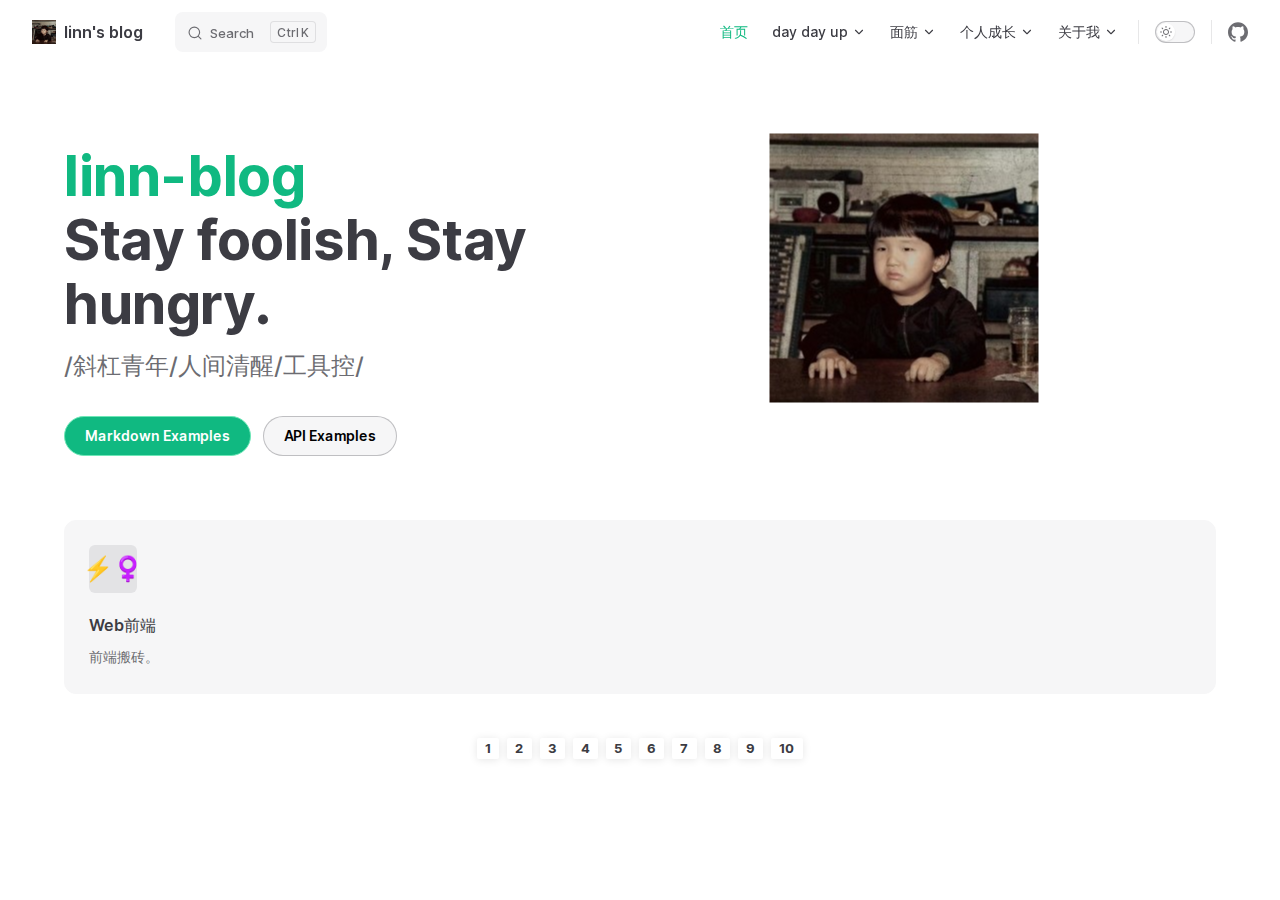
<file: index.html>
<!DOCTYPE html>
<html lang="en-US" dir="ltr">
  <head>
    <meta charset="utf-8">
    <meta name="viewport" content="width=device-width,initial-scale=1">
    <title>linn的博客 | Hi，终于等到你</title>
    <meta name="description" content="前端笔记文档">
    <link rel="preload stylesheet" href="/assets/style.4f4f07e8.css" as="style">
    <script type="module" src="/assets/app.75f4f65b.js"></script>
    <link rel="preload" href="/assets/inter-roman-latin.2ed14f66.woff2" as="font" type="font/woff2" crossorigin="">
  <link rel="modulepreload" href="/assets/chunks/framework.eb1d3ce1.js">
  <link rel="modulepreload" href="/assets/chunks/theme.07c61fa7.js">
  <link rel="modulepreload" href="/assets/index.md.b4456e60.lean.js">
  <script id="check-dark-light">(()=>{const e=localStorage.getItem("vitepress-theme-appearance")||"auto",a=window.matchMedia("(prefers-color-scheme: dark)").matches;(!e||e==="auto"?a:e==="dark")&&document.documentElement.classList.add("dark")})();</script>
  </head>
  <body>
    <div id="app"><div class="Layout" data-v-8371091b><!--[--><!--]--><!--[--><span tabindex="-1" data-v-f8c7b700></span><a href="#VPContent" class="VPSkipLink visually-hidden" data-v-f8c7b700> Skip to content </a><!--]--><!----><header class="VPNav" data-v-8371091b data-v-a9e915b7><div class="VPNavBar" data-v-a9e915b7 data-v-39f24d71><div class="container" data-v-39f24d71><div class="title" data-v-39f24d71><div class="VPNavBarTitle" data-v-39f24d71 data-v-84317c95><a class="title" href="/" data-v-84317c95><!--[--><!--]--><!--[--><img class="VPImage logo" src="/avatar.jpg" alt data-v-94f6ed5e><!--]--><!--[-->linn&#39;s blog<!--]--><!--[--><!--]--></a></div></div><div class="content" data-v-39f24d71><div class="curtain" data-v-39f24d71></div><div class="content-body" data-v-39f24d71><!--[--><!--]--><div class="VPNavBarSearch search" style="--vp-meta-key:&#39;Meta&#39;;" data-v-39f24d71><!--[--><!----><div id="local-search"><button type="button" class="DocSearch DocSearch-Button" aria-label="Search"><span class="DocSearch-Button-Container"><svg class="DocSearch-Search-Icon" width="20" height="20" viewBox="0 0 20 20" aria-label="search icon"><path d="M14.386 14.386l4.0877 4.0877-4.0877-4.0877c-2.9418 2.9419-7.7115 2.9419-10.6533 0-2.9419-2.9418-2.9419-7.7115 0-10.6533 2.9418-2.9419 7.7115-2.9419 10.6533 0 2.9419 2.9418 2.9419 7.7115 0 10.6533z" stroke="currentColor" fill="none" fill-rule="evenodd" stroke-linecap="round" stroke-linejoin="round"></path></svg><span class="DocSearch-Button-Placeholder">Search</span></span><span class="DocSearch-Button-Keys"><kbd class="DocSearch-Button-Key"></kbd><kbd class="DocSearch-Button-Key">K</kbd></span></button></div><!--]--></div><nav aria-labelledby="main-nav-aria-label" class="VPNavBarMenu menu" data-v-39f24d71 data-v-c524bca7><span id="main-nav-aria-label" class="visually-hidden" data-v-c524bca7>Main Navigation</span><!--[--><!--[--><a class="VPLink link VPNavBarMenuLink active" href="/" tabindex="0" data-v-c524bca7 data-v-348e8581><!--[-->首页<!--]--></a><!--]--><!--[--><div class="VPFlyout VPNavBarMenuGroup" data-v-c524bca7 data-v-fdbbfedf><button type="button" class="button" aria-haspopup="true" aria-expanded="false" data-v-fdbbfedf><span class="text" data-v-fdbbfedf><!----> day day up <svg xmlns="http://www.w3.org/2000/svg" aria-hidden="true" focusable="false" viewbox="0 0 24 24" class="text-icon" data-v-fdbbfedf><path d="M12,16c-0.3,0-0.5-0.1-0.7-0.3l-6-6c-0.4-0.4-0.4-1,0-1.4s1-0.4,1.4,0l5.3,5.3l5.3-5.3c0.4-0.4,1-0.4,1.4,0s0.4,1,0,1.4l-6,6C12.5,15.9,12.3,16,12,16z"></path></svg></span></button><div class="menu" data-v-fdbbfedf><div class="VPMenu" data-v-fdbbfedf data-v-3f285576><div class="items" data-v-3f285576><!--[--><!--[--><div class="VPMenuLink" data-v-3f285576 data-v-6256a824><a class="VPLink link" href="/column/js/" data-v-6256a824><!--[-->JS<!--]--></a></div><!--]--><!--[--><div class="VPMenuLink" data-v-3f285576 data-v-6256a824><a class="VPLink link" href="/column/css/" data-v-6256a824><!--[-->CSS<!--]--></a></div><!--]--><!--[--><div class="VPMenuLink" data-v-3f285576 data-v-6256a824><a class="VPLink link" href="/column/html/" data-v-6256a824><!--[-->HTML<!--]--></a></div><!--]--><!--[--><div class="VPMenuLink" data-v-3f285576 data-v-6256a824><a class="VPLink link" href="/column/algorithm/" data-v-6256a824><!--[-->数据结构与算法<!--]--></a></div><!--]--><!--]--></div><!--[--><!--]--></div></div></div><!--]--><!--[--><div class="VPFlyout VPNavBarMenuGroup" data-v-c524bca7 data-v-fdbbfedf><button type="button" class="button" aria-haspopup="true" aria-expanded="false" data-v-fdbbfedf><span class="text" data-v-fdbbfedf><!----> 面筋 <svg xmlns="http://www.w3.org/2000/svg" aria-hidden="true" focusable="false" viewbox="0 0 24 24" class="text-icon" data-v-fdbbfedf><path d="M12,16c-0.3,0-0.5-0.1-0.7-0.3l-6-6c-0.4-0.4-0.4-1,0-1.4s1-0.4,1.4,0l5.3,5.3l5.3-5.3c0.4-0.4,1-0.4,1.4,0s0.4,1,0,1.4l-6,6C12.5,15.9,12.3,16,12,16z"></path></svg></span></button><div class="menu" data-v-fdbbfedf><div class="VPMenu" data-v-fdbbfedf data-v-3f285576><div class="items" data-v-3f285576><!--[--><!--[--><div class="VPMenuLink" data-v-3f285576 data-v-6256a824><a class="VPLink link" href="/column/interview/" data-v-6256a824><!--[-->js<!--]--></a></div><!--]--><!--]--></div><!--[--><!--]--></div></div></div><!--]--><!--[--><div class="VPFlyout VPNavBarMenuGroup" data-v-c524bca7 data-v-fdbbfedf><button type="button" class="button" aria-haspopup="true" aria-expanded="false" data-v-fdbbfedf><span class="text" data-v-fdbbfedf><!----> 个人成长 <svg xmlns="http://www.w3.org/2000/svg" aria-hidden="true" focusable="false" viewbox="0 0 24 24" class="text-icon" data-v-fdbbfedf><path d="M12,16c-0.3,0-0.5-0.1-0.7-0.3l-6-6c-0.4-0.4-0.4-1,0-1.4s1-0.4,1.4,0l5.3,5.3l5.3-5.3c0.4-0.4,1-0.4,1.4,0s0.4,1,0,1.4l-6,6C12.5,15.9,12.3,16,12,16z"></path></svg></span></button><div class="menu" data-v-fdbbfedf><div class="VPMenu" data-v-fdbbfedf data-v-3f285576><div class="items" data-v-3f285576><!--[--><!--[--><div class="VPMenuLink" data-v-3f285576 data-v-6256a824><a class="VPLink link" href="/column/Travel/" data-v-6256a824><!--[-->大江南北游记<!--]--></a></div><!--]--><!--[--><div class="VPMenuLink" data-v-3f285576 data-v-6256a824><a class="VPLink link" href="/column/Growing/" data-v-6256a824><!--[-->所思·所想<!--]--></a></div><!--]--><!--]--></div><!--[--><!--]--></div></div></div><!--]--><!--[--><div class="VPFlyout VPNavBarMenuGroup" data-v-c524bca7 data-v-fdbbfedf><button type="button" class="button" aria-haspopup="true" aria-expanded="false" data-v-fdbbfedf><span class="text" data-v-fdbbfedf><!----> 关于我 <svg xmlns="http://www.w3.org/2000/svg" aria-hidden="true" focusable="false" viewbox="0 0 24 24" class="text-icon" data-v-fdbbfedf><path d="M12,16c-0.3,0-0.5-0.1-0.7-0.3l-6-6c-0.4-0.4-0.4-1,0-1.4s1-0.4,1.4,0l5.3,5.3l5.3-5.3c0.4-0.4,1-0.4,1.4,0s0.4,1,0,1.4l-6,6C12.5,15.9,12.3,16,12,16z"></path></svg></span></button><div class="menu" data-v-fdbbfedf><div class="VPMenu" data-v-fdbbfedf data-v-3f285576><div class="items" data-v-3f285576><!--[--><!--[--><div class="VPMenuLink" data-v-3f285576 data-v-6256a824><a class="VPLink link vp-external-link-icon" href="https://github.com/Jacqueline712" target="_blank" rel="noreferrer" data-v-6256a824><!--[-->Github<!--]--></a></div><!--]--><!--[--><div class="VPMenuLink" data-v-3f285576 data-v-6256a824><a class="VPLink link vp-external-link-icon" href="https://juejin.cn/user/3131845139247960/posts" target="_blank" rel="noreferrer" data-v-6256a824><!--[-->掘金<!--]--></a></div><!--]--><!--]--></div><!--[--><!--]--></div></div></div><!--]--><!--]--></nav><!----><div class="VPNavBarAppearance appearance" data-v-39f24d71 data-v-5d3c698e><button class="VPSwitch VPSwitchAppearance" type="button" role="switch" title="toggle dark mode" aria-checked="false" data-v-5d3c698e data-v-e79db7ee data-v-4a139083><span class="check" data-v-4a139083><span class="icon" data-v-4a139083><!--[--><svg xmlns="http://www.w3.org/2000/svg" aria-hidden="true" focusable="false" viewbox="0 0 24 24" class="sun" data-v-e79db7ee><path d="M12,18c-3.3,0-6-2.7-6-6s2.7-6,6-6s6,2.7,6,6S15.3,18,12,18zM12,8c-2.2,0-4,1.8-4,4c0,2.2,1.8,4,4,4c2.2,0,4-1.8,4-4C16,9.8,14.2,8,12,8z"></path><path d="M12,4c-0.6,0-1-0.4-1-1V1c0-0.6,0.4-1,1-1s1,0.4,1,1v2C13,3.6,12.6,4,12,4z"></path><path d="M12,24c-0.6,0-1-0.4-1-1v-2c0-0.6,0.4-1,1-1s1,0.4,1,1v2C13,23.6,12.6,24,12,24z"></path><path d="M5.6,6.6c-0.3,0-0.5-0.1-0.7-0.3L3.5,4.9c-0.4-0.4-0.4-1,0-1.4s1-0.4,1.4,0l1.4,1.4c0.4,0.4,0.4,1,0,1.4C6.2,6.5,5.9,6.6,5.6,6.6z"></path><path d="M19.8,20.8c-0.3,0-0.5-0.1-0.7-0.3l-1.4-1.4c-0.4-0.4-0.4-1,0-1.4s1-0.4,1.4,0l1.4,1.4c0.4,0.4,0.4,1,0,1.4C20.3,20.7,20,20.8,19.8,20.8z"></path><path d="M3,13H1c-0.6,0-1-0.4-1-1s0.4-1,1-1h2c0.6,0,1,0.4,1,1S3.6,13,3,13z"></path><path d="M23,13h-2c-0.6,0-1-0.4-1-1s0.4-1,1-1h2c0.6,0,1,0.4,1,1S23.6,13,23,13z"></path><path d="M4.2,20.8c-0.3,0-0.5-0.1-0.7-0.3c-0.4-0.4-0.4-1,0-1.4l1.4-1.4c0.4-0.4,1-0.4,1.4,0s0.4,1,0,1.4l-1.4,1.4C4.7,20.7,4.5,20.8,4.2,20.8z"></path><path d="M18.4,6.6c-0.3,0-0.5-0.1-0.7-0.3c-0.4-0.4-0.4-1,0-1.4l1.4-1.4c0.4-0.4,1-0.4,1.4,0s0.4,1,0,1.4l-1.4,1.4C18.9,6.5,18.6,6.6,18.4,6.6z"></path></svg><svg xmlns="http://www.w3.org/2000/svg" aria-hidden="true" focusable="false" viewbox="0 0 24 24" class="moon" data-v-e79db7ee><path d="M12.1,22c-0.3,0-0.6,0-0.9,0c-5.5-0.5-9.5-5.4-9-10.9c0.4-4.8,4.2-8.6,9-9c0.4,0,0.8,0.2,1,0.5c0.2,0.3,0.2,0.8-0.1,1.1c-2,2.7-1.4,6.4,1.3,8.4c2.1,1.6,5,1.6,7.1,0c0.3-0.2,0.7-0.3,1.1-0.1c0.3,0.2,0.5,0.6,0.5,1c-0.2,2.7-1.5,5.1-3.6,6.8C16.6,21.2,14.4,22,12.1,22zM9.3,4.4c-2.9,1-5,3.6-5.2,6.8c-0.4,4.4,2.8,8.3,7.2,8.7c2.1,0.2,4.2-0.4,5.8-1.8c1.1-0.9,1.9-2.1,2.4-3.4c-2.5,0.9-5.3,0.5-7.5-1.1C9.2,11.4,8.1,7.7,9.3,4.4z"></path></svg><!--]--></span></span></button></div><div class="VPSocialLinks VPNavBarSocialLinks social-links" data-v-39f24d71 data-v-1707d303 data-v-646e2f97><!--[--><a class="VPSocialLink" href="https://github.com/vuejs/vitepress" aria-label="github" target="_blank" rel="noopener" data-v-646e2f97 data-v-7d8ebb54><svg role="img" viewBox="0 0 24 24" xmlns="http://www.w3.org/2000/svg"><title>GitHub</title><path d="M12 .297c-6.63 0-12 5.373-12 12 0 5.303 3.438 9.8 8.205 11.385.6.113.82-.258.82-.577 0-.285-.01-1.04-.015-2.04-3.338.724-4.042-1.61-4.042-1.61C4.422 18.07 3.633 17.7 3.633 17.7c-1.087-.744.084-.729.084-.729 1.205.084 1.838 1.236 1.838 1.236 1.07 1.835 2.809 1.305 3.495.998.108-.776.417-1.305.76-1.605-2.665-.3-5.466-1.332-5.466-5.93 0-1.31.465-2.38 1.235-3.22-.135-.303-.54-1.523.105-3.176 0 0 1.005-.322 3.3 1.23.96-.267 1.98-.399 3-.405 1.02.006 2.04.138 3 .405 2.28-1.552 3.285-1.23 3.285-1.23.645 1.653.24 2.873.12 3.176.765.84 1.23 1.91 1.23 3.22 0 4.61-2.805 5.625-5.475 5.92.42.36.81 1.096.81 2.22 0 1.606-.015 2.896-.015 3.286 0 .315.21.69.825.57C20.565 22.092 24 17.592 24 12.297c0-6.627-5.373-12-12-12"/></svg></a><!--]--></div><div class="VPFlyout VPNavBarExtra extra" data-v-39f24d71 data-v-d2981e81 data-v-fdbbfedf><button type="button" class="button" aria-haspopup="true" aria-expanded="false" aria-label="extra navigation" data-v-fdbbfedf><svg xmlns="http://www.w3.org/2000/svg" aria-hidden="true" focusable="false" viewbox="0 0 24 24" class="icon" data-v-fdbbfedf><circle cx="12" cy="12" r="2"></circle><circle cx="19" cy="12" r="2"></circle><circle cx="5" cy="12" r="2"></circle></svg></button><div class="menu" data-v-fdbbfedf><div class="VPMenu" data-v-fdbbfedf data-v-3f285576><!----><!--[--><!--[--><!----><div class="group" data-v-d2981e81><div class="item appearance" data-v-d2981e81><p class="label" data-v-d2981e81>Appearance</p><div class="appearance-action" data-v-d2981e81><button class="VPSwitch VPSwitchAppearance" type="button" role="switch" title="toggle dark mode" aria-checked="false" data-v-d2981e81 data-v-e79db7ee data-v-4a139083><span class="check" data-v-4a139083><span class="icon" data-v-4a139083><!--[--><svg xmlns="http://www.w3.org/2000/svg" aria-hidden="true" focusable="false" viewbox="0 0 24 24" class="sun" data-v-e79db7ee><path d="M12,18c-3.3,0-6-2.7-6-6s2.7-6,6-6s6,2.7,6,6S15.3,18,12,18zM12,8c-2.2,0-4,1.8-4,4c0,2.2,1.8,4,4,4c2.2,0,4-1.8,4-4C16,9.8,14.2,8,12,8z"></path><path d="M12,4c-0.6,0-1-0.4-1-1V1c0-0.6,0.4-1,1-1s1,0.4,1,1v2C13,3.6,12.6,4,12,4z"></path><path d="M12,24c-0.6,0-1-0.4-1-1v-2c0-0.6,0.4-1,1-1s1,0.4,1,1v2C13,23.6,12.6,24,12,24z"></path><path d="M5.6,6.6c-0.3,0-0.5-0.1-0.7-0.3L3.5,4.9c-0.4-0.4-0.4-1,0-1.4s1-0.4,1.4,0l1.4,1.4c0.4,0.4,0.4,1,0,1.4C6.2,6.5,5.9,6.6,5.6,6.6z"></path><path d="M19.8,20.8c-0.3,0-0.5-0.1-0.7-0.3l-1.4-1.4c-0.4-0.4-0.4-1,0-1.4s1-0.4,1.4,0l1.4,1.4c0.4,0.4,0.4,1,0,1.4C20.3,20.7,20,20.8,19.8,20.8z"></path><path d="M3,13H1c-0.6,0-1-0.4-1-1s0.4-1,1-1h2c0.6,0,1,0.4,1,1S3.6,13,3,13z"></path><path d="M23,13h-2c-0.6,0-1-0.4-1-1s0.4-1,1-1h2c0.6,0,1,0.4,1,1S23.6,13,23,13z"></path><path d="M4.2,20.8c-0.3,0-0.5-0.1-0.7-0.3c-0.4-0.4-0.4-1,0-1.4l1.4-1.4c0.4-0.4,1-0.4,1.4,0s0.4,1,0,1.4l-1.4,1.4C4.7,20.7,4.5,20.8,4.2,20.8z"></path><path d="M18.4,6.6c-0.3,0-0.5-0.1-0.7-0.3c-0.4-0.4-0.4-1,0-1.4l1.4-1.4c0.4-0.4,1-0.4,1.4,0s0.4,1,0,1.4l-1.4,1.4C18.9,6.5,18.6,6.6,18.4,6.6z"></path></svg><svg xmlns="http://www.w3.org/2000/svg" aria-hidden="true" focusable="false" viewbox="0 0 24 24" class="moon" data-v-e79db7ee><path d="M12.1,22c-0.3,0-0.6,0-0.9,0c-5.5-0.5-9.5-5.4-9-10.9c0.4-4.8,4.2-8.6,9-9c0.4,0,0.8,0.2,1,0.5c0.2,0.3,0.2,0.8-0.1,1.1c-2,2.7-1.4,6.4,1.3,8.4c2.1,1.6,5,1.6,7.1,0c0.3-0.2,0.7-0.3,1.1-0.1c0.3,0.2,0.5,0.6,0.5,1c-0.2,2.7-1.5,5.1-3.6,6.8C16.6,21.2,14.4,22,12.1,22zM9.3,4.4c-2.9,1-5,3.6-5.2,6.8c-0.4,4.4,2.8,8.3,7.2,8.7c2.1,0.2,4.2-0.4,5.8-1.8c1.1-0.9,1.9-2.1,2.4-3.4c-2.5,0.9-5.3,0.5-7.5-1.1C9.2,11.4,8.1,7.7,9.3,4.4z"></path></svg><!--]--></span></span></button></div></div></div><div class="group" data-v-d2981e81><div class="item social-links" data-v-d2981e81><div class="VPSocialLinks social-links-list" data-v-d2981e81 data-v-646e2f97><!--[--><a class="VPSocialLink" href="https://github.com/vuejs/vitepress" aria-label="github" target="_blank" rel="noopener" data-v-646e2f97 data-v-7d8ebb54><svg role="img" viewBox="0 0 24 24" xmlns="http://www.w3.org/2000/svg"><title>GitHub</title><path d="M12 .297c-6.63 0-12 5.373-12 12 0 5.303 3.438 9.8 8.205 11.385.6.113.82-.258.82-.577 0-.285-.01-1.04-.015-2.04-3.338.724-4.042-1.61-4.042-1.61C4.422 18.07 3.633 17.7 3.633 17.7c-1.087-.744.084-.729.084-.729 1.205.084 1.838 1.236 1.838 1.236 1.07 1.835 2.809 1.305 3.495.998.108-.776.417-1.305.76-1.605-2.665-.3-5.466-1.332-5.466-5.93 0-1.31.465-2.38 1.235-3.22-.135-.303-.54-1.523.105-3.176 0 0 1.005-.322 3.3 1.23.96-.267 1.98-.399 3-.405 1.02.006 2.04.138 3 .405 2.28-1.552 3.285-1.23 3.285-1.23.645 1.653.24 2.873.12 3.176.765.84 1.23 1.91 1.23 3.22 0 4.61-2.805 5.625-5.475 5.92.42.36.81 1.096.81 2.22 0 1.606-.015 2.896-.015 3.286 0 .315.21.69.825.57C20.565 22.092 24 17.592 24 12.297c0-6.627-5.373-12-12-12"/></svg></a><!--]--></div></div></div><!--]--><!--]--></div></div></div><!--[--><!--]--><button type="button" class="VPNavBarHamburger hamburger" aria-label="mobile navigation" aria-expanded="false" aria-controls="VPNavScreen" data-v-39f24d71 data-v-fc814bf8><span class="container" data-v-fc814bf8><span class="top" data-v-fc814bf8></span><span class="middle" data-v-fc814bf8></span><span class="bottom" data-v-fc814bf8></span></span></button></div></div></div></div><!----></header><!----><!----><div class="VPContent is-home" id="VPContent" data-v-8371091b data-v-0ee8e3ce><div class="VPHome" data-v-0ee8e3ce data-v-755cd4c8><!--[--><!--]--><div class="VPHero has-image VPHomeHero" data-v-755cd4c8 data-v-a4e9304d><div class="container" data-v-a4e9304d><div class="main" data-v-a4e9304d><!--[--><h1 class="name" data-v-a4e9304d><span class="clip" data-v-a4e9304d>linn-blog</span></h1><p class="text" data-v-a4e9304d>Stay foolish, Stay hungry.</p><p class="tagline" data-v-a4e9304d>/斜杠青年/人间清醒/工具控/</p><!--]--><div class="actions" data-v-a4e9304d><!--[--><div class="action" data-v-a4e9304d><a class="VPButton medium brand" href="/markdown-examples.html" data-v-a4e9304d data-v-59c3c3a1>Markdown Examples</a></div><div class="action" data-v-a4e9304d><a class="VPButton medium alt" href="/api-examples.html" data-v-a4e9304d data-v-59c3c3a1>API Examples</a></div><!--]--></div></div><div class="image" data-v-a4e9304d><div class="image-container" data-v-a4e9304d><div class="image-bg" data-v-a4e9304d></div><!--[--><!--[--><img class="VPImage image-src" src="/avatar.jpg" alt="avatar" data-v-94f6ed5e><!--]--><!--]--></div></div></div></div><!--[--><!--]--><!--[--><!--]--><div class="VPFeatures VPHomeFeatures" data-v-755cd4c8 data-v-58ce192d><div class="container" data-v-58ce192d><div class="items" data-v-58ce192d><!--[--><div class="item" data-v-58ce192d><a class="VPLink link VPFeature" href="/column/views/guide.html" data-v-58ce192d data-v-94b3f80e><!--[--><article class="box" data-v-94b3f80e><div class="icon" data-v-94b3f80e>⚡️♀️</div><h2 class="title" data-v-94b3f80e>Web前端</h2><p class="details" data-v-94b3f80e>前端搬砖。</p><!----></article><!--]--></a></div><!--]--></div></div></div><!--[--><!--]--><div style="position:relative;" data-v-755cd4c8><div><div class="home-wrapper" data-v-fbd9393e><!--[--><div class="home-item" data-v-fbd9393e>1</div><div class="home-item" data-v-fbd9393e>2</div><div class="home-item" data-v-fbd9393e>3</div><div class="home-item" data-v-fbd9393e>4</div><div class="home-item" data-v-fbd9393e>5</div><div class="home-item" data-v-fbd9393e>6</div><div class="home-item" data-v-fbd9393e>7</div><div class="home-item" data-v-fbd9393e>8</div><div class="home-item" data-v-fbd9393e>9</div><div class="home-item" data-v-fbd9393e>10</div><!--]--></div></div></div></div></div><!----><!--[--><!--]--></div></div>
    <script>__VP_HASH_MAP__ = JSON.parse("{\"column_interview_index.md\":\"3528a8f6\",\"api-examples.md\":\"442fe26b\",\"column_algorithm_001_stack.md\":\"c7058d3a\",\"column_js_index.md\":\"331f7ccf\",\"index.md\":\"b4456e60\",\"column_algorithm_002_queue.md\":\"c267b781\",\"column_algorithm_003_dictionary.md\":\"2b239dec\",\"column_html_index.md\":\"ebc094c2\",\"markdown-examples.md\":\"091e2e10\",\"column_algorithm_index.md\":\"f82bb909\",\"column_css_index.md\":\"16f88df2\",\"column_interview_javascript面试精讲.md\":\"6c940fbc\"}")
__VP_SITE_DATA__ = JSON.parse("{\"lang\":\"en-US\",\"dir\":\"ltr\",\"title\":\"linn's blog\",\"description\":\"前端笔记文档\",\"base\":\"/\",\"head\":[],\"appearance\":true,\"themeConfig\":{\"logo\":\"/avatar.jpg\",\"nav\":[{\"text\":\"首页\",\"link\":\"/\"},{\"text\":\"day day up\",\"items\":[{\"text\":\"JS\",\"link\":\"/column/js/\"},{\"text\":\"CSS\",\"link\":\"/column/css/\"},{\"text\":\"HTML\",\"link\":\"/column/html/\"},{\"text\":\"数据结构与算法\",\"link\":\"/column/algorithm/\"}]},{\"text\":\"面筋\",\"items\":[{\"text\":\"js\",\"link\":\"/column/interview/\"}]},{\"text\":\"个人成长\",\"items\":[{\"text\":\"大江南北游记\",\"link\":\"/column/Travel/\"},{\"text\":\"所思·所想\",\"link\":\"/column/Growing/\"}]},{\"text\":\"关于我\",\"items\":[{\"text\":\"Github\",\"link\":\"https://github.com/Jacqueline712\"},{\"text\":\"掘金\",\"link\":\"https://juejin.cn/user/3131845139247960/posts\"}]}],\"sidebar\":{\"/column/algorithm/\":[{\"text\":\"栈和队列\",\"items\":[{\"text\":\"栈-深拷贝和浅拷贝\",\"link\":\"/column/Algorithm/001_Stack\"},{\"text\":\"队列-事件循环\",\"link\":\"/column/Algorithm/002_Queue\"}]},{\"text\":\"字典和树\",\"items\":[{\"text\":\"字典和集合-Set和Map\",\"link\":\"/column/Algorithm/003_Dictionary\"},{\"text\":\"树-深/广度优先遍历\",\"link\":\"/column/Algorithm/004_Tree\"}]}],\"/column/interview/\":[{\"text\":\"javascript\",\"items\":[{\"text\":\"面试精讲\",\"link\":\"/column/interview/JavaScript面试精讲.md\"}]}]},\"search\":{\"provider\":\"local\"},\"socialLinks\":[{\"icon\":\"github\",\"link\":\"https://github.com/vuejs/vitepress\"}]},\"locales\":{},\"scrollOffset\":90,\"cleanUrls\":false}")</script>
    
  </body>
</html>
</file>
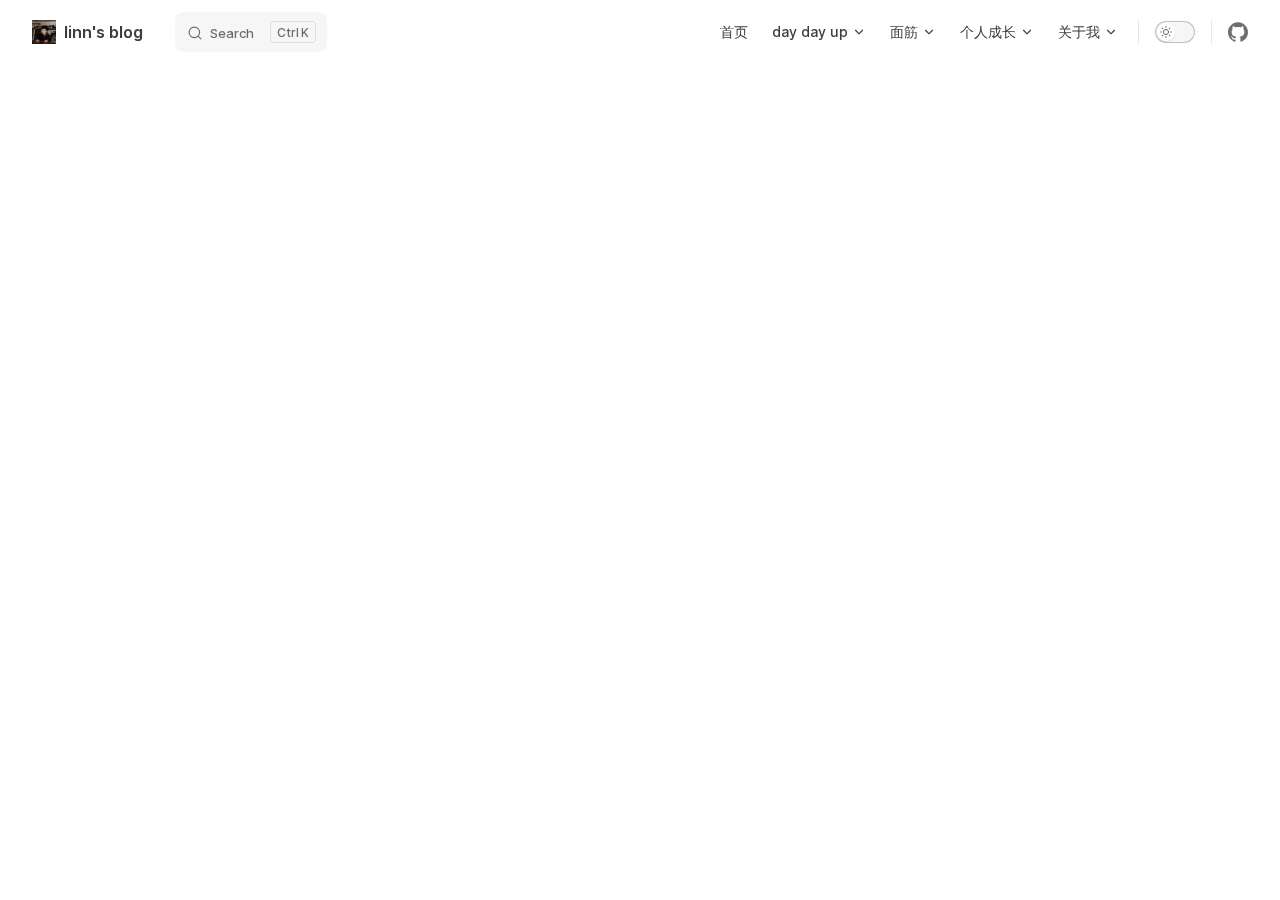
<file: column/css/index.html>
<!DOCTYPE html>
<html lang="en-US" dir="ltr">
  <head>
    <meta charset="utf-8">
    <meta name="viewport" content="width=device-width,initial-scale=1">
    <title>linn's blog | linn's blog</title>
    <meta name="description" content="前端笔记文档">
    <link rel="preload stylesheet" href="/assets/style.4f4f07e8.css" as="style">
    <script type="module" src="/assets/app.75f4f65b.js"></script>
    <link rel="preload" href="/assets/inter-roman-latin.2ed14f66.woff2" as="font" type="font/woff2" crossorigin="">
  <link rel="modulepreload" href="/assets/chunks/framework.eb1d3ce1.js">
  <link rel="modulepreload" href="/assets/chunks/theme.07c61fa7.js">
  <link rel="modulepreload" href="/assets/column_css_index.md.16f88df2.lean.js">
  <script id="check-dark-light">(()=>{const e=localStorage.getItem("vitepress-theme-appearance")||"auto",a=window.matchMedia("(prefers-color-scheme: dark)").matches;(!e||e==="auto"?a:e==="dark")&&document.documentElement.classList.add("dark")})();</script>
  </head>
  <body>
    <div id="app"><div class="Layout" data-v-8371091b><!--[--><!--]--><!--[--><span tabindex="-1" data-v-f8c7b700></span><a href="#VPContent" class="VPSkipLink visually-hidden" data-v-f8c7b700> Skip to content </a><!--]--><!----><header class="VPNav" data-v-8371091b data-v-a9e915b7><div class="VPNavBar" data-v-a9e915b7 data-v-39f24d71><div class="container" data-v-39f24d71><div class="title" data-v-39f24d71><div class="VPNavBarTitle" data-v-39f24d71 data-v-84317c95><a class="title" href="/" data-v-84317c95><!--[--><!--]--><!--[--><img class="VPImage logo" src="/avatar.jpg" alt data-v-94f6ed5e><!--]--><!--[-->linn&#39;s blog<!--]--><!--[--><!--]--></a></div></div><div class="content" data-v-39f24d71><div class="curtain" data-v-39f24d71></div><div class="content-body" data-v-39f24d71><!--[--><!--]--><div class="VPNavBarSearch search" style="--vp-meta-key:&#39;Meta&#39;;" data-v-39f24d71><!--[--><!----><div id="local-search"><button type="button" class="DocSearch DocSearch-Button" aria-label="Search"><span class="DocSearch-Button-Container"><svg class="DocSearch-Search-Icon" width="20" height="20" viewBox="0 0 20 20" aria-label="search icon"><path d="M14.386 14.386l4.0877 4.0877-4.0877-4.0877c-2.9418 2.9419-7.7115 2.9419-10.6533 0-2.9419-2.9418-2.9419-7.7115 0-10.6533 2.9418-2.9419 7.7115-2.9419 10.6533 0 2.9419 2.9418 2.9419 7.7115 0 10.6533z" stroke="currentColor" fill="none" fill-rule="evenodd" stroke-linecap="round" stroke-linejoin="round"></path></svg><span class="DocSearch-Button-Placeholder">Search</span></span><span class="DocSearch-Button-Keys"><kbd class="DocSearch-Button-Key"></kbd><kbd class="DocSearch-Button-Key">K</kbd></span></button></div><!--]--></div><nav aria-labelledby="main-nav-aria-label" class="VPNavBarMenu menu" data-v-39f24d71 data-v-c524bca7><span id="main-nav-aria-label" class="visually-hidden" data-v-c524bca7>Main Navigation</span><!--[--><!--[--><a class="VPLink link VPNavBarMenuLink" href="/" tabindex="0" data-v-c524bca7 data-v-348e8581><!--[-->首页<!--]--></a><!--]--><!--[--><div class="VPFlyout VPNavBarMenuGroup" data-v-c524bca7 data-v-fdbbfedf><button type="button" class="button" aria-haspopup="true" aria-expanded="false" data-v-fdbbfedf><span class="text" data-v-fdbbfedf><!----> day day up <svg xmlns="http://www.w3.org/2000/svg" aria-hidden="true" focusable="false" viewbox="0 0 24 24" class="text-icon" data-v-fdbbfedf><path d="M12,16c-0.3,0-0.5-0.1-0.7-0.3l-6-6c-0.4-0.4-0.4-1,0-1.4s1-0.4,1.4,0l5.3,5.3l5.3-5.3c0.4-0.4,1-0.4,1.4,0s0.4,1,0,1.4l-6,6C12.5,15.9,12.3,16,12,16z"></path></svg></span></button><div class="menu" data-v-fdbbfedf><div class="VPMenu" data-v-fdbbfedf data-v-3f285576><div class="items" data-v-3f285576><!--[--><!--[--><div class="VPMenuLink" data-v-3f285576 data-v-6256a824><a class="VPLink link" href="/column/js/" data-v-6256a824><!--[-->JS<!--]--></a></div><!--]--><!--[--><div class="VPMenuLink" data-v-3f285576 data-v-6256a824><a class="VPLink link active" href="/column/css/" data-v-6256a824><!--[-->CSS<!--]--></a></div><!--]--><!--[--><div class="VPMenuLink" data-v-3f285576 data-v-6256a824><a class="VPLink link" href="/column/html/" data-v-6256a824><!--[-->HTML<!--]--></a></div><!--]--><!--[--><div class="VPMenuLink" data-v-3f285576 data-v-6256a824><a class="VPLink link" href="/column/algorithm/" data-v-6256a824><!--[-->数据结构与算法<!--]--></a></div><!--]--><!--]--></div><!--[--><!--]--></div></div></div><!--]--><!--[--><div class="VPFlyout VPNavBarMenuGroup" data-v-c524bca7 data-v-fdbbfedf><button type="button" class="button" aria-haspopup="true" aria-expanded="false" data-v-fdbbfedf><span class="text" data-v-fdbbfedf><!----> 面筋 <svg xmlns="http://www.w3.org/2000/svg" aria-hidden="true" focusable="false" viewbox="0 0 24 24" class="text-icon" data-v-fdbbfedf><path d="M12,16c-0.3,0-0.5-0.1-0.7-0.3l-6-6c-0.4-0.4-0.4-1,0-1.4s1-0.4,1.4,0l5.3,5.3l5.3-5.3c0.4-0.4,1-0.4,1.4,0s0.4,1,0,1.4l-6,6C12.5,15.9,12.3,16,12,16z"></path></svg></span></button><div class="menu" data-v-fdbbfedf><div class="VPMenu" data-v-fdbbfedf data-v-3f285576><div class="items" data-v-3f285576><!--[--><!--[--><div class="VPMenuLink" data-v-3f285576 data-v-6256a824><a class="VPLink link" href="/column/interview/" data-v-6256a824><!--[-->js<!--]--></a></div><!--]--><!--]--></div><!--[--><!--]--></div></div></div><!--]--><!--[--><div class="VPFlyout VPNavBarMenuGroup" data-v-c524bca7 data-v-fdbbfedf><button type="button" class="button" aria-haspopup="true" aria-expanded="false" data-v-fdbbfedf><span class="text" data-v-fdbbfedf><!----> 个人成长 <svg xmlns="http://www.w3.org/2000/svg" aria-hidden="true" focusable="false" viewbox="0 0 24 24" class="text-icon" data-v-fdbbfedf><path d="M12,16c-0.3,0-0.5-0.1-0.7-0.3l-6-6c-0.4-0.4-0.4-1,0-1.4s1-0.4,1.4,0l5.3,5.3l5.3-5.3c0.4-0.4,1-0.4,1.4,0s0.4,1,0,1.4l-6,6C12.5,15.9,12.3,16,12,16z"></path></svg></span></button><div class="menu" data-v-fdbbfedf><div class="VPMenu" data-v-fdbbfedf data-v-3f285576><div class="items" data-v-3f285576><!--[--><!--[--><div class="VPMenuLink" data-v-3f285576 data-v-6256a824><a class="VPLink link" href="/column/Travel/" data-v-6256a824><!--[-->大江南北游记<!--]--></a></div><!--]--><!--[--><div class="VPMenuLink" data-v-3f285576 data-v-6256a824><a class="VPLink link" href="/column/Growing/" data-v-6256a824><!--[-->所思·所想<!--]--></a></div><!--]--><!--]--></div><!--[--><!--]--></div></div></div><!--]--><!--[--><div class="VPFlyout VPNavBarMenuGroup" data-v-c524bca7 data-v-fdbbfedf><button type="button" class="button" aria-haspopup="true" aria-expanded="false" data-v-fdbbfedf><span class="text" data-v-fdbbfedf><!----> 关于我 <svg xmlns="http://www.w3.org/2000/svg" aria-hidden="true" focusable="false" viewbox="0 0 24 24" class="text-icon" data-v-fdbbfedf><path d="M12,16c-0.3,0-0.5-0.1-0.7-0.3l-6-6c-0.4-0.4-0.4-1,0-1.4s1-0.4,1.4,0l5.3,5.3l5.3-5.3c0.4-0.4,1-0.4,1.4,0s0.4,1,0,1.4l-6,6C12.5,15.9,12.3,16,12,16z"></path></svg></span></button><div class="menu" data-v-fdbbfedf><div class="VPMenu" data-v-fdbbfedf data-v-3f285576><div class="items" data-v-3f285576><!--[--><!--[--><div class="VPMenuLink" data-v-3f285576 data-v-6256a824><a class="VPLink link vp-external-link-icon" href="https://github.com/Jacqueline712" target="_blank" rel="noreferrer" data-v-6256a824><!--[-->Github<!--]--></a></div><!--]--><!--[--><div class="VPMenuLink" data-v-3f285576 data-v-6256a824><a class="VPLink link vp-external-link-icon" href="https://juejin.cn/user/3131845139247960/posts" target="_blank" rel="noreferrer" data-v-6256a824><!--[-->掘金<!--]--></a></div><!--]--><!--]--></div><!--[--><!--]--></div></div></div><!--]--><!--]--></nav><!----><div class="VPNavBarAppearance appearance" data-v-39f24d71 data-v-5d3c698e><button class="VPSwitch VPSwitchAppearance" type="button" role="switch" title="toggle dark mode" aria-checked="false" data-v-5d3c698e data-v-e79db7ee data-v-4a139083><span class="check" data-v-4a139083><span class="icon" data-v-4a139083><!--[--><svg xmlns="http://www.w3.org/2000/svg" aria-hidden="true" focusable="false" viewbox="0 0 24 24" class="sun" data-v-e79db7ee><path d="M12,18c-3.3,0-6-2.7-6-6s2.7-6,6-6s6,2.7,6,6S15.3,18,12,18zM12,8c-2.2,0-4,1.8-4,4c0,2.2,1.8,4,4,4c2.2,0,4-1.8,4-4C16,9.8,14.2,8,12,8z"></path><path d="M12,4c-0.6,0-1-0.4-1-1V1c0-0.6,0.4-1,1-1s1,0.4,1,1v2C13,3.6,12.6,4,12,4z"></path><path d="M12,24c-0.6,0-1-0.4-1-1v-2c0-0.6,0.4-1,1-1s1,0.4,1,1v2C13,23.6,12.6,24,12,24z"></path><path d="M5.6,6.6c-0.3,0-0.5-0.1-0.7-0.3L3.5,4.9c-0.4-0.4-0.4-1,0-1.4s1-0.4,1.4,0l1.4,1.4c0.4,0.4,0.4,1,0,1.4C6.2,6.5,5.9,6.6,5.6,6.6z"></path><path d="M19.8,20.8c-0.3,0-0.5-0.1-0.7-0.3l-1.4-1.4c-0.4-0.4-0.4-1,0-1.4s1-0.4,1.4,0l1.4,1.4c0.4,0.4,0.4,1,0,1.4C20.3,20.7,20,20.8,19.8,20.8z"></path><path d="M3,13H1c-0.6,0-1-0.4-1-1s0.4-1,1-1h2c0.6,0,1,0.4,1,1S3.6,13,3,13z"></path><path d="M23,13h-2c-0.6,0-1-0.4-1-1s0.4-1,1-1h2c0.6,0,1,0.4,1,1S23.6,13,23,13z"></path><path d="M4.2,20.8c-0.3,0-0.5-0.1-0.7-0.3c-0.4-0.4-0.4-1,0-1.4l1.4-1.4c0.4-0.4,1-0.4,1.4,0s0.4,1,0,1.4l-1.4,1.4C4.7,20.7,4.5,20.8,4.2,20.8z"></path><path d="M18.4,6.6c-0.3,0-0.5-0.1-0.7-0.3c-0.4-0.4-0.4-1,0-1.4l1.4-1.4c0.4-0.4,1-0.4,1.4,0s0.4,1,0,1.4l-1.4,1.4C18.9,6.5,18.6,6.6,18.4,6.6z"></path></svg><svg xmlns="http://www.w3.org/2000/svg" aria-hidden="true" focusable="false" viewbox="0 0 24 24" class="moon" data-v-e79db7ee><path d="M12.1,22c-0.3,0-0.6,0-0.9,0c-5.5-0.5-9.5-5.4-9-10.9c0.4-4.8,4.2-8.6,9-9c0.4,0,0.8,0.2,1,0.5c0.2,0.3,0.2,0.8-0.1,1.1c-2,2.7-1.4,6.4,1.3,8.4c2.1,1.6,5,1.6,7.1,0c0.3-0.2,0.7-0.3,1.1-0.1c0.3,0.2,0.5,0.6,0.5,1c-0.2,2.7-1.5,5.1-3.6,6.8C16.6,21.2,14.4,22,12.1,22zM9.3,4.4c-2.9,1-5,3.6-5.2,6.8c-0.4,4.4,2.8,8.3,7.2,8.7c2.1,0.2,4.2-0.4,5.8-1.8c1.1-0.9,1.9-2.1,2.4-3.4c-2.5,0.9-5.3,0.5-7.5-1.1C9.2,11.4,8.1,7.7,9.3,4.4z"></path></svg><!--]--></span></span></button></div><div class="VPSocialLinks VPNavBarSocialLinks social-links" data-v-39f24d71 data-v-1707d303 data-v-646e2f97><!--[--><a class="VPSocialLink" href="https://github.com/vuejs/vitepress" aria-label="github" target="_blank" rel="noopener" data-v-646e2f97 data-v-7d8ebb54><svg role="img" viewBox="0 0 24 24" xmlns="http://www.w3.org/2000/svg"><title>GitHub</title><path d="M12 .297c-6.63 0-12 5.373-12 12 0 5.303 3.438 9.8 8.205 11.385.6.113.82-.258.82-.577 0-.285-.01-1.04-.015-2.04-3.338.724-4.042-1.61-4.042-1.61C4.422 18.07 3.633 17.7 3.633 17.7c-1.087-.744.084-.729.084-.729 1.205.084 1.838 1.236 1.838 1.236 1.07 1.835 2.809 1.305 3.495.998.108-.776.417-1.305.76-1.605-2.665-.3-5.466-1.332-5.466-5.93 0-1.31.465-2.38 1.235-3.22-.135-.303-.54-1.523.105-3.176 0 0 1.005-.322 3.3 1.23.96-.267 1.98-.399 3-.405 1.02.006 2.04.138 3 .405 2.28-1.552 3.285-1.23 3.285-1.23.645 1.653.24 2.873.12 3.176.765.84 1.23 1.91 1.23 3.22 0 4.61-2.805 5.625-5.475 5.92.42.36.81 1.096.81 2.22 0 1.606-.015 2.896-.015 3.286 0 .315.21.69.825.57C20.565 22.092 24 17.592 24 12.297c0-6.627-5.373-12-12-12"/></svg></a><!--]--></div><div class="VPFlyout VPNavBarExtra extra" data-v-39f24d71 data-v-d2981e81 data-v-fdbbfedf><button type="button" class="button" aria-haspopup="true" aria-expanded="false" aria-label="extra navigation" data-v-fdbbfedf><svg xmlns="http://www.w3.org/2000/svg" aria-hidden="true" focusable="false" viewbox="0 0 24 24" class="icon" data-v-fdbbfedf><circle cx="12" cy="12" r="2"></circle><circle cx="19" cy="12" r="2"></circle><circle cx="5" cy="12" r="2"></circle></svg></button><div class="menu" data-v-fdbbfedf><div class="VPMenu" data-v-fdbbfedf data-v-3f285576><!----><!--[--><!--[--><!----><div class="group" data-v-d2981e81><div class="item appearance" data-v-d2981e81><p class="label" data-v-d2981e81>Appearance</p><div class="appearance-action" data-v-d2981e81><button class="VPSwitch VPSwitchAppearance" type="button" role="switch" title="toggle dark mode" aria-checked="false" data-v-d2981e81 data-v-e79db7ee data-v-4a139083><span class="check" data-v-4a139083><span class="icon" data-v-4a139083><!--[--><svg xmlns="http://www.w3.org/2000/svg" aria-hidden="true" focusable="false" viewbox="0 0 24 24" class="sun" data-v-e79db7ee><path d="M12,18c-3.3,0-6-2.7-6-6s2.7-6,6-6s6,2.7,6,6S15.3,18,12,18zM12,8c-2.2,0-4,1.8-4,4c0,2.2,1.8,4,4,4c2.2,0,4-1.8,4-4C16,9.8,14.2,8,12,8z"></path><path d="M12,4c-0.6,0-1-0.4-1-1V1c0-0.6,0.4-1,1-1s1,0.4,1,1v2C13,3.6,12.6,4,12,4z"></path><path d="M12,24c-0.6,0-1-0.4-1-1v-2c0-0.6,0.4-1,1-1s1,0.4,1,1v2C13,23.6,12.6,24,12,24z"></path><path d="M5.6,6.6c-0.3,0-0.5-0.1-0.7-0.3L3.5,4.9c-0.4-0.4-0.4-1,0-1.4s1-0.4,1.4,0l1.4,1.4c0.4,0.4,0.4,1,0,1.4C6.2,6.5,5.9,6.6,5.6,6.6z"></path><path d="M19.8,20.8c-0.3,0-0.5-0.1-0.7-0.3l-1.4-1.4c-0.4-0.4-0.4-1,0-1.4s1-0.4,1.4,0l1.4,1.4c0.4,0.4,0.4,1,0,1.4C20.3,20.7,20,20.8,19.8,20.8z"></path><path d="M3,13H1c-0.6,0-1-0.4-1-1s0.4-1,1-1h2c0.6,0,1,0.4,1,1S3.6,13,3,13z"></path><path d="M23,13h-2c-0.6,0-1-0.4-1-1s0.4-1,1-1h2c0.6,0,1,0.4,1,1S23.6,13,23,13z"></path><path d="M4.2,20.8c-0.3,0-0.5-0.1-0.7-0.3c-0.4-0.4-0.4-1,0-1.4l1.4-1.4c0.4-0.4,1-0.4,1.4,0s0.4,1,0,1.4l-1.4,1.4C4.7,20.7,4.5,20.8,4.2,20.8z"></path><path d="M18.4,6.6c-0.3,0-0.5-0.1-0.7-0.3c-0.4-0.4-0.4-1,0-1.4l1.4-1.4c0.4-0.4,1-0.4,1.4,0s0.4,1,0,1.4l-1.4,1.4C18.9,6.5,18.6,6.6,18.4,6.6z"></path></svg><svg xmlns="http://www.w3.org/2000/svg" aria-hidden="true" focusable="false" viewbox="0 0 24 24" class="moon" data-v-e79db7ee><path d="M12.1,22c-0.3,0-0.6,0-0.9,0c-5.5-0.5-9.5-5.4-9-10.9c0.4-4.8,4.2-8.6,9-9c0.4,0,0.8,0.2,1,0.5c0.2,0.3,0.2,0.8-0.1,1.1c-2,2.7-1.4,6.4,1.3,8.4c2.1,1.6,5,1.6,7.1,0c0.3-0.2,0.7-0.3,1.1-0.1c0.3,0.2,0.5,0.6,0.5,1c-0.2,2.7-1.5,5.1-3.6,6.8C16.6,21.2,14.4,22,12.1,22zM9.3,4.4c-2.9,1-5,3.6-5.2,6.8c-0.4,4.4,2.8,8.3,7.2,8.7c2.1,0.2,4.2-0.4,5.8-1.8c1.1-0.9,1.9-2.1,2.4-3.4c-2.5,0.9-5.3,0.5-7.5-1.1C9.2,11.4,8.1,7.7,9.3,4.4z"></path></svg><!--]--></span></span></button></div></div></div><div class="group" data-v-d2981e81><div class="item social-links" data-v-d2981e81><div class="VPSocialLinks social-links-list" data-v-d2981e81 data-v-646e2f97><!--[--><a class="VPSocialLink" href="https://github.com/vuejs/vitepress" aria-label="github" target="_blank" rel="noopener" data-v-646e2f97 data-v-7d8ebb54><svg role="img" viewBox="0 0 24 24" xmlns="http://www.w3.org/2000/svg"><title>GitHub</title><path d="M12 .297c-6.63 0-12 5.373-12 12 0 5.303 3.438 9.8 8.205 11.385.6.113.82-.258.82-.577 0-.285-.01-1.04-.015-2.04-3.338.724-4.042-1.61-4.042-1.61C4.422 18.07 3.633 17.7 3.633 17.7c-1.087-.744.084-.729.084-.729 1.205.084 1.838 1.236 1.838 1.236 1.07 1.835 2.809 1.305 3.495.998.108-.776.417-1.305.76-1.605-2.665-.3-5.466-1.332-5.466-5.93 0-1.31.465-2.38 1.235-3.22-.135-.303-.54-1.523.105-3.176 0 0 1.005-.322 3.3 1.23.96-.267 1.98-.399 3-.405 1.02.006 2.04.138 3 .405 2.28-1.552 3.285-1.23 3.285-1.23.645 1.653.24 2.873.12 3.176.765.84 1.23 1.91 1.23 3.22 0 4.61-2.805 5.625-5.475 5.92.42.36.81 1.096.81 2.22 0 1.606-.015 2.896-.015 3.286 0 .315.21.69.825.57C20.565 22.092 24 17.592 24 12.297c0-6.627-5.373-12-12-12"/></svg></a><!--]--></div></div></div><!--]--><!--]--></div></div></div><!--[--><!--]--><button type="button" class="VPNavBarHamburger hamburger" aria-label="mobile navigation" aria-expanded="false" aria-controls="VPNavScreen" data-v-39f24d71 data-v-fc814bf8><span class="container" data-v-fc814bf8><span class="top" data-v-fc814bf8></span><span class="middle" data-v-fc814bf8></span><span class="bottom" data-v-fc814bf8></span></span></button></div></div></div></div><!----></header><!----><!----><div class="VPContent" id="VPContent" data-v-8371091b data-v-0ee8e3ce><div class="VPDoc has-aside" data-v-0ee8e3ce data-v-22968cd1><!--[--><!--]--><div class="container" data-v-22968cd1><div class="aside" data-v-22968cd1><div class="aside-curtain" data-v-22968cd1></div><div class="aside-container" data-v-22968cd1><div class="aside-content" data-v-22968cd1><div class="VPDocAside" data-v-22968cd1 data-v-a0468d49><!--[--><!--]--><!--[--><!--]--><div class="VPDocAsideOutline" data-v-a0468d49 data-v-d78520b7><div class="content" data-v-d78520b7><div class="outline-marker" data-v-d78520b7></div><div class="outline-title" data-v-d78520b7>On this page</div><nav aria-labelledby="doc-outline-aria-label" data-v-d78520b7><span class="visually-hidden" id="doc-outline-aria-label" data-v-d78520b7> Table of Contents for current page </span><ul class="root" data-v-d78520b7 data-v-3bfaa270><!--[--><!--]--></ul></nav></div></div><!--[--><!--]--><div class="spacer" data-v-a0468d49></div><!--[--><!--]--><!----><!--[--><!--]--><!--[--><!--]--></div></div></div></div><div class="content" data-v-22968cd1><div class="content-container" data-v-22968cd1><!--[--><!--]--><!----><main class="main" data-v-22968cd1><div style="position:relative;" class="vp-doc _column_css_index" data-v-22968cd1><div></div></div></main><footer class="VPDocFooter" data-v-22968cd1 data-v-afa24be5><!--[--><!--]--><!----><!----></footer><!--[--><!--]--></div></div></div><!--[--><!--]--></div></div><!----><!--[--><!--]--></div></div>
    <script>__VP_HASH_MAP__ = JSON.parse("{\"column_interview_index.md\":\"3528a8f6\",\"api-examples.md\":\"442fe26b\",\"column_algorithm_001_stack.md\":\"c7058d3a\",\"column_js_index.md\":\"331f7ccf\",\"index.md\":\"b4456e60\",\"column_algorithm_002_queue.md\":\"c267b781\",\"column_algorithm_003_dictionary.md\":\"2b239dec\",\"column_html_index.md\":\"ebc094c2\",\"markdown-examples.md\":\"091e2e10\",\"column_algorithm_index.md\":\"f82bb909\",\"column_css_index.md\":\"16f88df2\",\"column_interview_javascript面试精讲.md\":\"6c940fbc\"}")
__VP_SITE_DATA__ = JSON.parse("{\"lang\":\"en-US\",\"dir\":\"ltr\",\"title\":\"linn's blog\",\"description\":\"前端笔记文档\",\"base\":\"/\",\"head\":[],\"appearance\":true,\"themeConfig\":{\"logo\":\"/avatar.jpg\",\"nav\":[{\"text\":\"首页\",\"link\":\"/\"},{\"text\":\"day day up\",\"items\":[{\"text\":\"JS\",\"link\":\"/column/js/\"},{\"text\":\"CSS\",\"link\":\"/column/css/\"},{\"text\":\"HTML\",\"link\":\"/column/html/\"},{\"text\":\"数据结构与算法\",\"link\":\"/column/algorithm/\"}]},{\"text\":\"面筋\",\"items\":[{\"text\":\"js\",\"link\":\"/column/interview/\"}]},{\"text\":\"个人成长\",\"items\":[{\"text\":\"大江南北游记\",\"link\":\"/column/Travel/\"},{\"text\":\"所思·所想\",\"link\":\"/column/Growing/\"}]},{\"text\":\"关于我\",\"items\":[{\"text\":\"Github\",\"link\":\"https://github.com/Jacqueline712\"},{\"text\":\"掘金\",\"link\":\"https://juejin.cn/user/3131845139247960/posts\"}]}],\"sidebar\":{\"/column/algorithm/\":[{\"text\":\"栈和队列\",\"items\":[{\"text\":\"栈-深拷贝和浅拷贝\",\"link\":\"/column/Algorithm/001_Stack\"},{\"text\":\"队列-事件循环\",\"link\":\"/column/Algorithm/002_Queue\"}]},{\"text\":\"字典和树\",\"items\":[{\"text\":\"字典和集合-Set和Map\",\"link\":\"/column/Algorithm/003_Dictionary\"},{\"text\":\"树-深/广度优先遍历\",\"link\":\"/column/Algorithm/004_Tree\"}]}],\"/column/interview/\":[{\"text\":\"javascript\",\"items\":[{\"text\":\"面试精讲\",\"link\":\"/column/interview/JavaScript面试精讲.md\"}]}]},\"search\":{\"provider\":\"local\"},\"socialLinks\":[{\"icon\":\"github\",\"link\":\"https://github.com/vuejs/vitepress\"}]},\"locales\":{},\"scrollOffset\":90,\"cleanUrls\":false}")</script>
    
  </body>
</html>
</file>
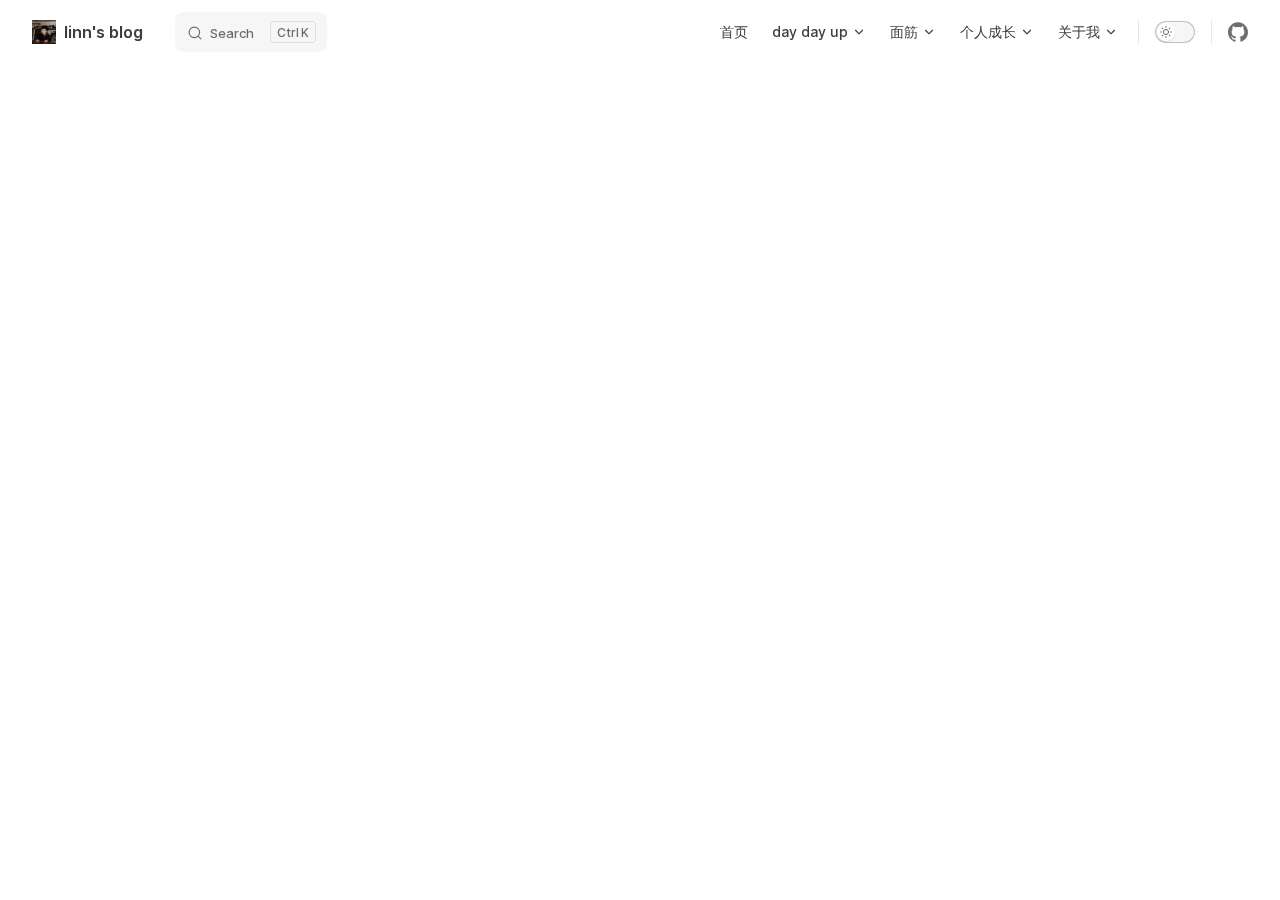
<file: column/html/index.html>
<!DOCTYPE html>
<html lang="en-US" dir="ltr">
  <head>
    <meta charset="utf-8">
    <meta name="viewport" content="width=device-width,initial-scale=1">
    <title>linn's blog | linn's blog</title>
    <meta name="description" content="前端笔记文档">
    <link rel="preload stylesheet" href="/assets/style.4f4f07e8.css" as="style">
    <script type="module" src="/assets/app.75f4f65b.js"></script>
    <link rel="preload" href="/assets/inter-roman-latin.2ed14f66.woff2" as="font" type="font/woff2" crossorigin="">
  <link rel="modulepreload" href="/assets/chunks/framework.eb1d3ce1.js">
  <link rel="modulepreload" href="/assets/chunks/theme.07c61fa7.js">
  <link rel="modulepreload" href="/assets/column_html_index.md.ebc094c2.lean.js">
  <script id="check-dark-light">(()=>{const e=localStorage.getItem("vitepress-theme-appearance")||"auto",a=window.matchMedia("(prefers-color-scheme: dark)").matches;(!e||e==="auto"?a:e==="dark")&&document.documentElement.classList.add("dark")})();</script>
  </head>
  <body>
    <div id="app"><div class="Layout" data-v-8371091b><!--[--><!--]--><!--[--><span tabindex="-1" data-v-f8c7b700></span><a href="#VPContent" class="VPSkipLink visually-hidden" data-v-f8c7b700> Skip to content </a><!--]--><!----><header class="VPNav" data-v-8371091b data-v-a9e915b7><div class="VPNavBar" data-v-a9e915b7 data-v-39f24d71><div class="container" data-v-39f24d71><div class="title" data-v-39f24d71><div class="VPNavBarTitle" data-v-39f24d71 data-v-84317c95><a class="title" href="/" data-v-84317c95><!--[--><!--]--><!--[--><img class="VPImage logo" src="/avatar.jpg" alt data-v-94f6ed5e><!--]--><!--[-->linn&#39;s blog<!--]--><!--[--><!--]--></a></div></div><div class="content" data-v-39f24d71><div class="curtain" data-v-39f24d71></div><div class="content-body" data-v-39f24d71><!--[--><!--]--><div class="VPNavBarSearch search" style="--vp-meta-key:&#39;Meta&#39;;" data-v-39f24d71><!--[--><!----><div id="local-search"><button type="button" class="DocSearch DocSearch-Button" aria-label="Search"><span class="DocSearch-Button-Container"><svg class="DocSearch-Search-Icon" width="20" height="20" viewBox="0 0 20 20" aria-label="search icon"><path d="M14.386 14.386l4.0877 4.0877-4.0877-4.0877c-2.9418 2.9419-7.7115 2.9419-10.6533 0-2.9419-2.9418-2.9419-7.7115 0-10.6533 2.9418-2.9419 7.7115-2.9419 10.6533 0 2.9419 2.9418 2.9419 7.7115 0 10.6533z" stroke="currentColor" fill="none" fill-rule="evenodd" stroke-linecap="round" stroke-linejoin="round"></path></svg><span class="DocSearch-Button-Placeholder">Search</span></span><span class="DocSearch-Button-Keys"><kbd class="DocSearch-Button-Key"></kbd><kbd class="DocSearch-Button-Key">K</kbd></span></button></div><!--]--></div><nav aria-labelledby="main-nav-aria-label" class="VPNavBarMenu menu" data-v-39f24d71 data-v-c524bca7><span id="main-nav-aria-label" class="visually-hidden" data-v-c524bca7>Main Navigation</span><!--[--><!--[--><a class="VPLink link VPNavBarMenuLink" href="/" tabindex="0" data-v-c524bca7 data-v-348e8581><!--[-->首页<!--]--></a><!--]--><!--[--><div class="VPFlyout VPNavBarMenuGroup" data-v-c524bca7 data-v-fdbbfedf><button type="button" class="button" aria-haspopup="true" aria-expanded="false" data-v-fdbbfedf><span class="text" data-v-fdbbfedf><!----> day day up <svg xmlns="http://www.w3.org/2000/svg" aria-hidden="true" focusable="false" viewbox="0 0 24 24" class="text-icon" data-v-fdbbfedf><path d="M12,16c-0.3,0-0.5-0.1-0.7-0.3l-6-6c-0.4-0.4-0.4-1,0-1.4s1-0.4,1.4,0l5.3,5.3l5.3-5.3c0.4-0.4,1-0.4,1.4,0s0.4,1,0,1.4l-6,6C12.5,15.9,12.3,16,12,16z"></path></svg></span></button><div class="menu" data-v-fdbbfedf><div class="VPMenu" data-v-fdbbfedf data-v-3f285576><div class="items" data-v-3f285576><!--[--><!--[--><div class="VPMenuLink" data-v-3f285576 data-v-6256a824><a class="VPLink link" href="/column/js/" data-v-6256a824><!--[-->JS<!--]--></a></div><!--]--><!--[--><div class="VPMenuLink" data-v-3f285576 data-v-6256a824><a class="VPLink link" href="/column/css/" data-v-6256a824><!--[-->CSS<!--]--></a></div><!--]--><!--[--><div class="VPMenuLink" data-v-3f285576 data-v-6256a824><a class="VPLink link active" href="/column/html/" data-v-6256a824><!--[-->HTML<!--]--></a></div><!--]--><!--[--><div class="VPMenuLink" data-v-3f285576 data-v-6256a824><a class="VPLink link" href="/column/algorithm/" data-v-6256a824><!--[-->数据结构与算法<!--]--></a></div><!--]--><!--]--></div><!--[--><!--]--></div></div></div><!--]--><!--[--><div class="VPFlyout VPNavBarMenuGroup" data-v-c524bca7 data-v-fdbbfedf><button type="button" class="button" aria-haspopup="true" aria-expanded="false" data-v-fdbbfedf><span class="text" data-v-fdbbfedf><!----> 面筋 <svg xmlns="http://www.w3.org/2000/svg" aria-hidden="true" focusable="false" viewbox="0 0 24 24" class="text-icon" data-v-fdbbfedf><path d="M12,16c-0.3,0-0.5-0.1-0.7-0.3l-6-6c-0.4-0.4-0.4-1,0-1.4s1-0.4,1.4,0l5.3,5.3l5.3-5.3c0.4-0.4,1-0.4,1.4,0s0.4,1,0,1.4l-6,6C12.5,15.9,12.3,16,12,16z"></path></svg></span></button><div class="menu" data-v-fdbbfedf><div class="VPMenu" data-v-fdbbfedf data-v-3f285576><div class="items" data-v-3f285576><!--[--><!--[--><div class="VPMenuLink" data-v-3f285576 data-v-6256a824><a class="VPLink link" href="/column/interview/" data-v-6256a824><!--[-->js<!--]--></a></div><!--]--><!--]--></div><!--[--><!--]--></div></div></div><!--]--><!--[--><div class="VPFlyout VPNavBarMenuGroup" data-v-c524bca7 data-v-fdbbfedf><button type="button" class="button" aria-haspopup="true" aria-expanded="false" data-v-fdbbfedf><span class="text" data-v-fdbbfedf><!----> 个人成长 <svg xmlns="http://www.w3.org/2000/svg" aria-hidden="true" focusable="false" viewbox="0 0 24 24" class="text-icon" data-v-fdbbfedf><path d="M12,16c-0.3,0-0.5-0.1-0.7-0.3l-6-6c-0.4-0.4-0.4-1,0-1.4s1-0.4,1.4,0l5.3,5.3l5.3-5.3c0.4-0.4,1-0.4,1.4,0s0.4,1,0,1.4l-6,6C12.5,15.9,12.3,16,12,16z"></path></svg></span></button><div class="menu" data-v-fdbbfedf><div class="VPMenu" data-v-fdbbfedf data-v-3f285576><div class="items" data-v-3f285576><!--[--><!--[--><div class="VPMenuLink" data-v-3f285576 data-v-6256a824><a class="VPLink link" href="/column/Travel/" data-v-6256a824><!--[-->大江南北游记<!--]--></a></div><!--]--><!--[--><div class="VPMenuLink" data-v-3f285576 data-v-6256a824><a class="VPLink link" href="/column/Growing/" data-v-6256a824><!--[-->所思·所想<!--]--></a></div><!--]--><!--]--></div><!--[--><!--]--></div></div></div><!--]--><!--[--><div class="VPFlyout VPNavBarMenuGroup" data-v-c524bca7 data-v-fdbbfedf><button type="button" class="button" aria-haspopup="true" aria-expanded="false" data-v-fdbbfedf><span class="text" data-v-fdbbfedf><!----> 关于我 <svg xmlns="http://www.w3.org/2000/svg" aria-hidden="true" focusable="false" viewbox="0 0 24 24" class="text-icon" data-v-fdbbfedf><path d="M12,16c-0.3,0-0.5-0.1-0.7-0.3l-6-6c-0.4-0.4-0.4-1,0-1.4s1-0.4,1.4,0l5.3,5.3l5.3-5.3c0.4-0.4,1-0.4,1.4,0s0.4,1,0,1.4l-6,6C12.5,15.9,12.3,16,12,16z"></path></svg></span></button><div class="menu" data-v-fdbbfedf><div class="VPMenu" data-v-fdbbfedf data-v-3f285576><div class="items" data-v-3f285576><!--[--><!--[--><div class="VPMenuLink" data-v-3f285576 data-v-6256a824><a class="VPLink link vp-external-link-icon" href="https://github.com/Jacqueline712" target="_blank" rel="noreferrer" data-v-6256a824><!--[-->Github<!--]--></a></div><!--]--><!--[--><div class="VPMenuLink" data-v-3f285576 data-v-6256a824><a class="VPLink link vp-external-link-icon" href="https://juejin.cn/user/3131845139247960/posts" target="_blank" rel="noreferrer" data-v-6256a824><!--[-->掘金<!--]--></a></div><!--]--><!--]--></div><!--[--><!--]--></div></div></div><!--]--><!--]--></nav><!----><div class="VPNavBarAppearance appearance" data-v-39f24d71 data-v-5d3c698e><button class="VPSwitch VPSwitchAppearance" type="button" role="switch" title="toggle dark mode" aria-checked="false" data-v-5d3c698e data-v-e79db7ee data-v-4a139083><span class="check" data-v-4a139083><span class="icon" data-v-4a139083><!--[--><svg xmlns="http://www.w3.org/2000/svg" aria-hidden="true" focusable="false" viewbox="0 0 24 24" class="sun" data-v-e79db7ee><path d="M12,18c-3.3,0-6-2.7-6-6s2.7-6,6-6s6,2.7,6,6S15.3,18,12,18zM12,8c-2.2,0-4,1.8-4,4c0,2.2,1.8,4,4,4c2.2,0,4-1.8,4-4C16,9.8,14.2,8,12,8z"></path><path d="M12,4c-0.6,0-1-0.4-1-1V1c0-0.6,0.4-1,1-1s1,0.4,1,1v2C13,3.6,12.6,4,12,4z"></path><path d="M12,24c-0.6,0-1-0.4-1-1v-2c0-0.6,0.4-1,1-1s1,0.4,1,1v2C13,23.6,12.6,24,12,24z"></path><path d="M5.6,6.6c-0.3,0-0.5-0.1-0.7-0.3L3.5,4.9c-0.4-0.4-0.4-1,0-1.4s1-0.4,1.4,0l1.4,1.4c0.4,0.4,0.4,1,0,1.4C6.2,6.5,5.9,6.6,5.6,6.6z"></path><path d="M19.8,20.8c-0.3,0-0.5-0.1-0.7-0.3l-1.4-1.4c-0.4-0.4-0.4-1,0-1.4s1-0.4,1.4,0l1.4,1.4c0.4,0.4,0.4,1,0,1.4C20.3,20.7,20,20.8,19.8,20.8z"></path><path d="M3,13H1c-0.6,0-1-0.4-1-1s0.4-1,1-1h2c0.6,0,1,0.4,1,1S3.6,13,3,13z"></path><path d="M23,13h-2c-0.6,0-1-0.4-1-1s0.4-1,1-1h2c0.6,0,1,0.4,1,1S23.6,13,23,13z"></path><path d="M4.2,20.8c-0.3,0-0.5-0.1-0.7-0.3c-0.4-0.4-0.4-1,0-1.4l1.4-1.4c0.4-0.4,1-0.4,1.4,0s0.4,1,0,1.4l-1.4,1.4C4.7,20.7,4.5,20.8,4.2,20.8z"></path><path d="M18.4,6.6c-0.3,0-0.5-0.1-0.7-0.3c-0.4-0.4-0.4-1,0-1.4l1.4-1.4c0.4-0.4,1-0.4,1.4,0s0.4,1,0,1.4l-1.4,1.4C18.9,6.5,18.6,6.6,18.4,6.6z"></path></svg><svg xmlns="http://www.w3.org/2000/svg" aria-hidden="true" focusable="false" viewbox="0 0 24 24" class="moon" data-v-e79db7ee><path d="M12.1,22c-0.3,0-0.6,0-0.9,0c-5.5-0.5-9.5-5.4-9-10.9c0.4-4.8,4.2-8.6,9-9c0.4,0,0.8,0.2,1,0.5c0.2,0.3,0.2,0.8-0.1,1.1c-2,2.7-1.4,6.4,1.3,8.4c2.1,1.6,5,1.6,7.1,0c0.3-0.2,0.7-0.3,1.1-0.1c0.3,0.2,0.5,0.6,0.5,1c-0.2,2.7-1.5,5.1-3.6,6.8C16.6,21.2,14.4,22,12.1,22zM9.3,4.4c-2.9,1-5,3.6-5.2,6.8c-0.4,4.4,2.8,8.3,7.2,8.7c2.1,0.2,4.2-0.4,5.8-1.8c1.1-0.9,1.9-2.1,2.4-3.4c-2.5,0.9-5.3,0.5-7.5-1.1C9.2,11.4,8.1,7.7,9.3,4.4z"></path></svg><!--]--></span></span></button></div><div class="VPSocialLinks VPNavBarSocialLinks social-links" data-v-39f24d71 data-v-1707d303 data-v-646e2f97><!--[--><a class="VPSocialLink" href="https://github.com/vuejs/vitepress" aria-label="github" target="_blank" rel="noopener" data-v-646e2f97 data-v-7d8ebb54><svg role="img" viewBox="0 0 24 24" xmlns="http://www.w3.org/2000/svg"><title>GitHub</title><path d="M12 .297c-6.63 0-12 5.373-12 12 0 5.303 3.438 9.8 8.205 11.385.6.113.82-.258.82-.577 0-.285-.01-1.04-.015-2.04-3.338.724-4.042-1.61-4.042-1.61C4.422 18.07 3.633 17.7 3.633 17.7c-1.087-.744.084-.729.084-.729 1.205.084 1.838 1.236 1.838 1.236 1.07 1.835 2.809 1.305 3.495.998.108-.776.417-1.305.76-1.605-2.665-.3-5.466-1.332-5.466-5.93 0-1.31.465-2.38 1.235-3.22-.135-.303-.54-1.523.105-3.176 0 0 1.005-.322 3.3 1.23.96-.267 1.98-.399 3-.405 1.02.006 2.04.138 3 .405 2.28-1.552 3.285-1.23 3.285-1.23.645 1.653.24 2.873.12 3.176.765.84 1.23 1.91 1.23 3.22 0 4.61-2.805 5.625-5.475 5.92.42.36.81 1.096.81 2.22 0 1.606-.015 2.896-.015 3.286 0 .315.21.69.825.57C20.565 22.092 24 17.592 24 12.297c0-6.627-5.373-12-12-12"/></svg></a><!--]--></div><div class="VPFlyout VPNavBarExtra extra" data-v-39f24d71 data-v-d2981e81 data-v-fdbbfedf><button type="button" class="button" aria-haspopup="true" aria-expanded="false" aria-label="extra navigation" data-v-fdbbfedf><svg xmlns="http://www.w3.org/2000/svg" aria-hidden="true" focusable="false" viewbox="0 0 24 24" class="icon" data-v-fdbbfedf><circle cx="12" cy="12" r="2"></circle><circle cx="19" cy="12" r="2"></circle><circle cx="5" cy="12" r="2"></circle></svg></button><div class="menu" data-v-fdbbfedf><div class="VPMenu" data-v-fdbbfedf data-v-3f285576><!----><!--[--><!--[--><!----><div class="group" data-v-d2981e81><div class="item appearance" data-v-d2981e81><p class="label" data-v-d2981e81>Appearance</p><div class="appearance-action" data-v-d2981e81><button class="VPSwitch VPSwitchAppearance" type="button" role="switch" title="toggle dark mode" aria-checked="false" data-v-d2981e81 data-v-e79db7ee data-v-4a139083><span class="check" data-v-4a139083><span class="icon" data-v-4a139083><!--[--><svg xmlns="http://www.w3.org/2000/svg" aria-hidden="true" focusable="false" viewbox="0 0 24 24" class="sun" data-v-e79db7ee><path d="M12,18c-3.3,0-6-2.7-6-6s2.7-6,6-6s6,2.7,6,6S15.3,18,12,18zM12,8c-2.2,0-4,1.8-4,4c0,2.2,1.8,4,4,4c2.2,0,4-1.8,4-4C16,9.8,14.2,8,12,8z"></path><path d="M12,4c-0.6,0-1-0.4-1-1V1c0-0.6,0.4-1,1-1s1,0.4,1,1v2C13,3.6,12.6,4,12,4z"></path><path d="M12,24c-0.6,0-1-0.4-1-1v-2c0-0.6,0.4-1,1-1s1,0.4,1,1v2C13,23.6,12.6,24,12,24z"></path><path d="M5.6,6.6c-0.3,0-0.5-0.1-0.7-0.3L3.5,4.9c-0.4-0.4-0.4-1,0-1.4s1-0.4,1.4,0l1.4,1.4c0.4,0.4,0.4,1,0,1.4C6.2,6.5,5.9,6.6,5.6,6.6z"></path><path d="M19.8,20.8c-0.3,0-0.5-0.1-0.7-0.3l-1.4-1.4c-0.4-0.4-0.4-1,0-1.4s1-0.4,1.4,0l1.4,1.4c0.4,0.4,0.4,1,0,1.4C20.3,20.7,20,20.8,19.8,20.8z"></path><path d="M3,13H1c-0.6,0-1-0.4-1-1s0.4-1,1-1h2c0.6,0,1,0.4,1,1S3.6,13,3,13z"></path><path d="M23,13h-2c-0.6,0-1-0.4-1-1s0.4-1,1-1h2c0.6,0,1,0.4,1,1S23.6,13,23,13z"></path><path d="M4.2,20.8c-0.3,0-0.5-0.1-0.7-0.3c-0.4-0.4-0.4-1,0-1.4l1.4-1.4c0.4-0.4,1-0.4,1.4,0s0.4,1,0,1.4l-1.4,1.4C4.7,20.7,4.5,20.8,4.2,20.8z"></path><path d="M18.4,6.6c-0.3,0-0.5-0.1-0.7-0.3c-0.4-0.4-0.4-1,0-1.4l1.4-1.4c0.4-0.4,1-0.4,1.4,0s0.4,1,0,1.4l-1.4,1.4C18.9,6.5,18.6,6.6,18.4,6.6z"></path></svg><svg xmlns="http://www.w3.org/2000/svg" aria-hidden="true" focusable="false" viewbox="0 0 24 24" class="moon" data-v-e79db7ee><path d="M12.1,22c-0.3,0-0.6,0-0.9,0c-5.5-0.5-9.5-5.4-9-10.9c0.4-4.8,4.2-8.6,9-9c0.4,0,0.8,0.2,1,0.5c0.2,0.3,0.2,0.8-0.1,1.1c-2,2.7-1.4,6.4,1.3,8.4c2.1,1.6,5,1.6,7.1,0c0.3-0.2,0.7-0.3,1.1-0.1c0.3,0.2,0.5,0.6,0.5,1c-0.2,2.7-1.5,5.1-3.6,6.8C16.6,21.2,14.4,22,12.1,22zM9.3,4.4c-2.9,1-5,3.6-5.2,6.8c-0.4,4.4,2.8,8.3,7.2,8.7c2.1,0.2,4.2-0.4,5.8-1.8c1.1-0.9,1.9-2.1,2.4-3.4c-2.5,0.9-5.3,0.5-7.5-1.1C9.2,11.4,8.1,7.7,9.3,4.4z"></path></svg><!--]--></span></span></button></div></div></div><div class="group" data-v-d2981e81><div class="item social-links" data-v-d2981e81><div class="VPSocialLinks social-links-list" data-v-d2981e81 data-v-646e2f97><!--[--><a class="VPSocialLink" href="https://github.com/vuejs/vitepress" aria-label="github" target="_blank" rel="noopener" data-v-646e2f97 data-v-7d8ebb54><svg role="img" viewBox="0 0 24 24" xmlns="http://www.w3.org/2000/svg"><title>GitHub</title><path d="M12 .297c-6.63 0-12 5.373-12 12 0 5.303 3.438 9.8 8.205 11.385.6.113.82-.258.82-.577 0-.285-.01-1.04-.015-2.04-3.338.724-4.042-1.61-4.042-1.61C4.422 18.07 3.633 17.7 3.633 17.7c-1.087-.744.084-.729.084-.729 1.205.084 1.838 1.236 1.838 1.236 1.07 1.835 2.809 1.305 3.495.998.108-.776.417-1.305.76-1.605-2.665-.3-5.466-1.332-5.466-5.93 0-1.31.465-2.38 1.235-3.22-.135-.303-.54-1.523.105-3.176 0 0 1.005-.322 3.3 1.23.96-.267 1.98-.399 3-.405 1.02.006 2.04.138 3 .405 2.28-1.552 3.285-1.23 3.285-1.23.645 1.653.24 2.873.12 3.176.765.84 1.23 1.91 1.23 3.22 0 4.61-2.805 5.625-5.475 5.92.42.36.81 1.096.81 2.22 0 1.606-.015 2.896-.015 3.286 0 .315.21.69.825.57C20.565 22.092 24 17.592 24 12.297c0-6.627-5.373-12-12-12"/></svg></a><!--]--></div></div></div><!--]--><!--]--></div></div></div><!--[--><!--]--><button type="button" class="VPNavBarHamburger hamburger" aria-label="mobile navigation" aria-expanded="false" aria-controls="VPNavScreen" data-v-39f24d71 data-v-fc814bf8><span class="container" data-v-fc814bf8><span class="top" data-v-fc814bf8></span><span class="middle" data-v-fc814bf8></span><span class="bottom" data-v-fc814bf8></span></span></button></div></div></div></div><!----></header><!----><!----><div class="VPContent" id="VPContent" data-v-8371091b data-v-0ee8e3ce><div class="VPDoc has-aside" data-v-0ee8e3ce data-v-22968cd1><!--[--><!--]--><div class="container" data-v-22968cd1><div class="aside" data-v-22968cd1><div class="aside-curtain" data-v-22968cd1></div><div class="aside-container" data-v-22968cd1><div class="aside-content" data-v-22968cd1><div class="VPDocAside" data-v-22968cd1 data-v-a0468d49><!--[--><!--]--><!--[--><!--]--><div class="VPDocAsideOutline" data-v-a0468d49 data-v-d78520b7><div class="content" data-v-d78520b7><div class="outline-marker" data-v-d78520b7></div><div class="outline-title" data-v-d78520b7>On this page</div><nav aria-labelledby="doc-outline-aria-label" data-v-d78520b7><span class="visually-hidden" id="doc-outline-aria-label" data-v-d78520b7> Table of Contents for current page </span><ul class="root" data-v-d78520b7 data-v-3bfaa270><!--[--><!--]--></ul></nav></div></div><!--[--><!--]--><div class="spacer" data-v-a0468d49></div><!--[--><!--]--><!----><!--[--><!--]--><!--[--><!--]--></div></div></div></div><div class="content" data-v-22968cd1><div class="content-container" data-v-22968cd1><!--[--><!--]--><!----><main class="main" data-v-22968cd1><div style="position:relative;" class="vp-doc _column_html_index" data-v-22968cd1><div></div></div></main><footer class="VPDocFooter" data-v-22968cd1 data-v-afa24be5><!--[--><!--]--><!----><!----></footer><!--[--><!--]--></div></div></div><!--[--><!--]--></div></div><!----><!--[--><!--]--></div></div>
    <script>__VP_HASH_MAP__ = JSON.parse("{\"column_interview_index.md\":\"3528a8f6\",\"api-examples.md\":\"442fe26b\",\"column_algorithm_001_stack.md\":\"c7058d3a\",\"column_js_index.md\":\"331f7ccf\",\"index.md\":\"b4456e60\",\"column_algorithm_002_queue.md\":\"c267b781\",\"column_algorithm_003_dictionary.md\":\"2b239dec\",\"column_html_index.md\":\"ebc094c2\",\"markdown-examples.md\":\"091e2e10\",\"column_algorithm_index.md\":\"f82bb909\",\"column_css_index.md\":\"16f88df2\",\"column_interview_javascript面试精讲.md\":\"6c940fbc\"}")
__VP_SITE_DATA__ = JSON.parse("{\"lang\":\"en-US\",\"dir\":\"ltr\",\"title\":\"linn's blog\",\"description\":\"前端笔记文档\",\"base\":\"/\",\"head\":[],\"appearance\":true,\"themeConfig\":{\"logo\":\"/avatar.jpg\",\"nav\":[{\"text\":\"首页\",\"link\":\"/\"},{\"text\":\"day day up\",\"items\":[{\"text\":\"JS\",\"link\":\"/column/js/\"},{\"text\":\"CSS\",\"link\":\"/column/css/\"},{\"text\":\"HTML\",\"link\":\"/column/html/\"},{\"text\":\"数据结构与算法\",\"link\":\"/column/algorithm/\"}]},{\"text\":\"面筋\",\"items\":[{\"text\":\"js\",\"link\":\"/column/interview/\"}]},{\"text\":\"个人成长\",\"items\":[{\"text\":\"大江南北游记\",\"link\":\"/column/Travel/\"},{\"text\":\"所思·所想\",\"link\":\"/column/Growing/\"}]},{\"text\":\"关于我\",\"items\":[{\"text\":\"Github\",\"link\":\"https://github.com/Jacqueline712\"},{\"text\":\"掘金\",\"link\":\"https://juejin.cn/user/3131845139247960/posts\"}]}],\"sidebar\":{\"/column/algorithm/\":[{\"text\":\"栈和队列\",\"items\":[{\"text\":\"栈-深拷贝和浅拷贝\",\"link\":\"/column/Algorithm/001_Stack\"},{\"text\":\"队列-事件循环\",\"link\":\"/column/Algorithm/002_Queue\"}]},{\"text\":\"字典和树\",\"items\":[{\"text\":\"字典和集合-Set和Map\",\"link\":\"/column/Algorithm/003_Dictionary\"},{\"text\":\"树-深/广度优先遍历\",\"link\":\"/column/Algorithm/004_Tree\"}]}],\"/column/interview/\":[{\"text\":\"javascript\",\"items\":[{\"text\":\"面试精讲\",\"link\":\"/column/interview/JavaScript面试精讲.md\"}]}]},\"search\":{\"provider\":\"local\"},\"socialLinks\":[{\"icon\":\"github\",\"link\":\"https://github.com/vuejs/vitepress\"}]},\"locales\":{},\"scrollOffset\":90,\"cleanUrls\":false}")</script>
    
  </body>
</html>
</file>
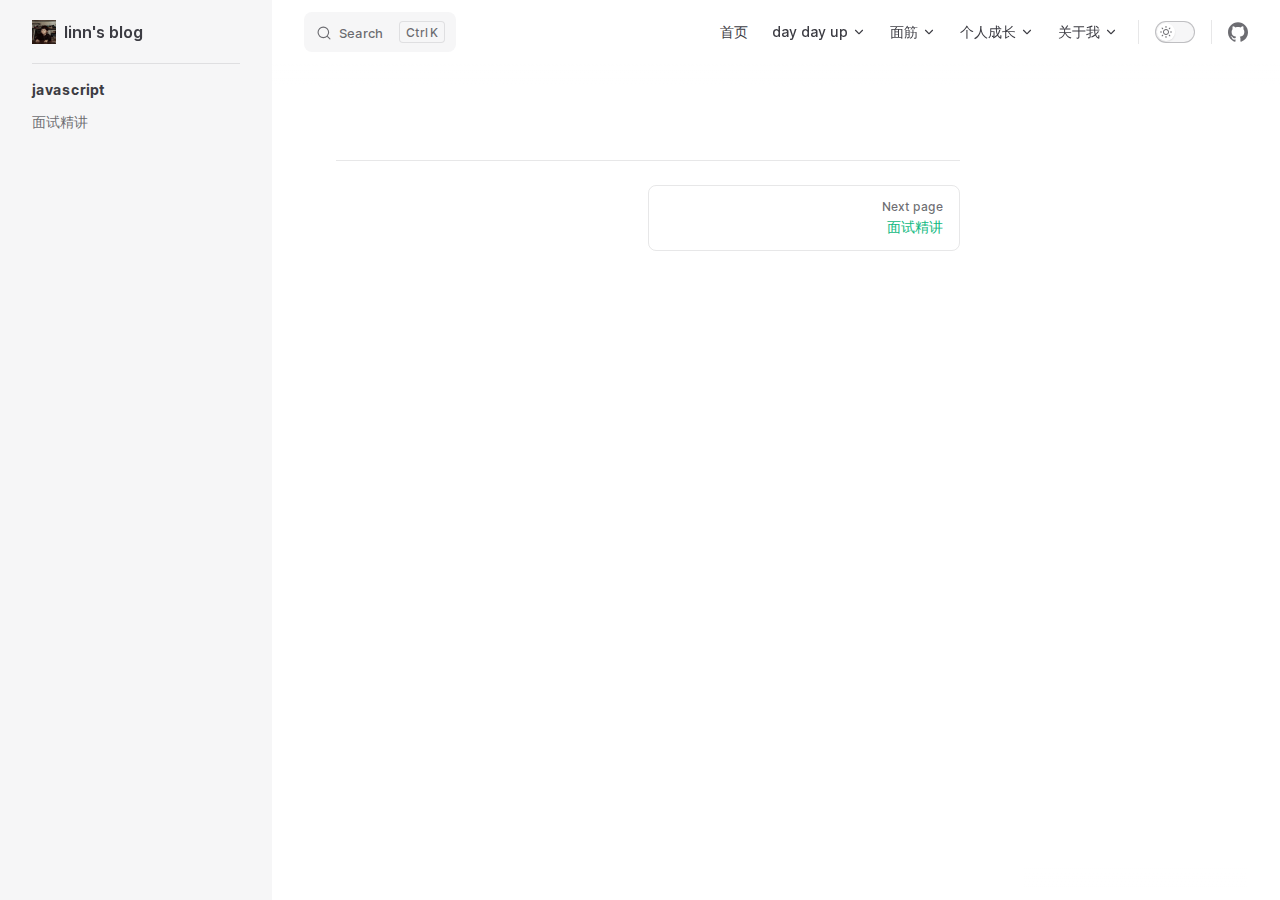
<file: column/interview/index.html>
<!DOCTYPE html>
<html lang="en-US" dir="ltr">
  <head>
    <meta charset="utf-8">
    <meta name="viewport" content="width=device-width,initial-scale=1">
    <title>linn's blog | linn's blog</title>
    <meta name="description" content="前端笔记文档">
    <link rel="preload stylesheet" href="/assets/style.4f4f07e8.css" as="style">
    <script type="module" src="/assets/app.75f4f65b.js"></script>
    <link rel="preload" href="/assets/inter-roman-latin.2ed14f66.woff2" as="font" type="font/woff2" crossorigin="">
  <link rel="modulepreload" href="/assets/chunks/framework.eb1d3ce1.js">
  <link rel="modulepreload" href="/assets/chunks/theme.07c61fa7.js">
  <link rel="modulepreload" href="/assets/column_interview_index.md.3528a8f6.lean.js">
  <script id="check-dark-light">(()=>{const e=localStorage.getItem("vitepress-theme-appearance")||"auto",a=window.matchMedia("(prefers-color-scheme: dark)").matches;(!e||e==="auto"?a:e==="dark")&&document.documentElement.classList.add("dark")})();</script>
  </head>
  <body>
    <div id="app"><div class="Layout" data-v-8371091b><!--[--><!--]--><!--[--><span tabindex="-1" data-v-f8c7b700></span><a href="#VPContent" class="VPSkipLink visually-hidden" data-v-f8c7b700> Skip to content </a><!--]--><!----><header class="VPNav" data-v-8371091b data-v-a9e915b7><div class="VPNavBar has-sidebar" data-v-a9e915b7 data-v-39f24d71><div class="container" data-v-39f24d71><div class="title" data-v-39f24d71><div class="VPNavBarTitle has-sidebar" data-v-39f24d71 data-v-84317c95><a class="title" href="/" data-v-84317c95><!--[--><!--]--><!--[--><img class="VPImage logo" src="/avatar.jpg" alt data-v-94f6ed5e><!--]--><!--[-->linn&#39;s blog<!--]--><!--[--><!--]--></a></div></div><div class="content" data-v-39f24d71><div class="curtain" data-v-39f24d71></div><div class="content-body" data-v-39f24d71><!--[--><!--]--><div class="VPNavBarSearch search" style="--vp-meta-key:&#39;Meta&#39;;" data-v-39f24d71><!--[--><!----><div id="local-search"><button type="button" class="DocSearch DocSearch-Button" aria-label="Search"><span class="DocSearch-Button-Container"><svg class="DocSearch-Search-Icon" width="20" height="20" viewBox="0 0 20 20" aria-label="search icon"><path d="M14.386 14.386l4.0877 4.0877-4.0877-4.0877c-2.9418 2.9419-7.7115 2.9419-10.6533 0-2.9419-2.9418-2.9419-7.7115 0-10.6533 2.9418-2.9419 7.7115-2.9419 10.6533 0 2.9419 2.9418 2.9419 7.7115 0 10.6533z" stroke="currentColor" fill="none" fill-rule="evenodd" stroke-linecap="round" stroke-linejoin="round"></path></svg><span class="DocSearch-Button-Placeholder">Search</span></span><span class="DocSearch-Button-Keys"><kbd class="DocSearch-Button-Key"></kbd><kbd class="DocSearch-Button-Key">K</kbd></span></button></div><!--]--></div><nav aria-labelledby="main-nav-aria-label" class="VPNavBarMenu menu" data-v-39f24d71 data-v-c524bca7><span id="main-nav-aria-label" class="visually-hidden" data-v-c524bca7>Main Navigation</span><!--[--><!--[--><a class="VPLink link VPNavBarMenuLink" href="/" tabindex="0" data-v-c524bca7 data-v-348e8581><!--[-->首页<!--]--></a><!--]--><!--[--><div class="VPFlyout VPNavBarMenuGroup" data-v-c524bca7 data-v-fdbbfedf><button type="button" class="button" aria-haspopup="true" aria-expanded="false" data-v-fdbbfedf><span class="text" data-v-fdbbfedf><!----> day day up <svg xmlns="http://www.w3.org/2000/svg" aria-hidden="true" focusable="false" viewbox="0 0 24 24" class="text-icon" data-v-fdbbfedf><path d="M12,16c-0.3,0-0.5-0.1-0.7-0.3l-6-6c-0.4-0.4-0.4-1,0-1.4s1-0.4,1.4,0l5.3,5.3l5.3-5.3c0.4-0.4,1-0.4,1.4,0s0.4,1,0,1.4l-6,6C12.5,15.9,12.3,16,12,16z"></path></svg></span></button><div class="menu" data-v-fdbbfedf><div class="VPMenu" data-v-fdbbfedf data-v-3f285576><div class="items" data-v-3f285576><!--[--><!--[--><div class="VPMenuLink" data-v-3f285576 data-v-6256a824><a class="VPLink link" href="/column/js/" data-v-6256a824><!--[-->JS<!--]--></a></div><!--]--><!--[--><div class="VPMenuLink" data-v-3f285576 data-v-6256a824><a class="VPLink link" href="/column/css/" data-v-6256a824><!--[-->CSS<!--]--></a></div><!--]--><!--[--><div class="VPMenuLink" data-v-3f285576 data-v-6256a824><a class="VPLink link" href="/column/html/" data-v-6256a824><!--[-->HTML<!--]--></a></div><!--]--><!--[--><div class="VPMenuLink" data-v-3f285576 data-v-6256a824><a class="VPLink link" href="/column/algorithm/" data-v-6256a824><!--[-->数据结构与算法<!--]--></a></div><!--]--><!--]--></div><!--[--><!--]--></div></div></div><!--]--><!--[--><div class="VPFlyout VPNavBarMenuGroup" data-v-c524bca7 data-v-fdbbfedf><button type="button" class="button" aria-haspopup="true" aria-expanded="false" data-v-fdbbfedf><span class="text" data-v-fdbbfedf><!----> 面筋 <svg xmlns="http://www.w3.org/2000/svg" aria-hidden="true" focusable="false" viewbox="0 0 24 24" class="text-icon" data-v-fdbbfedf><path d="M12,16c-0.3,0-0.5-0.1-0.7-0.3l-6-6c-0.4-0.4-0.4-1,0-1.4s1-0.4,1.4,0l5.3,5.3l5.3-5.3c0.4-0.4,1-0.4,1.4,0s0.4,1,0,1.4l-6,6C12.5,15.9,12.3,16,12,16z"></path></svg></span></button><div class="menu" data-v-fdbbfedf><div class="VPMenu" data-v-fdbbfedf data-v-3f285576><div class="items" data-v-3f285576><!--[--><!--[--><div class="VPMenuLink" data-v-3f285576 data-v-6256a824><a class="VPLink link active" href="/column/interview/" data-v-6256a824><!--[-->js<!--]--></a></div><!--]--><!--]--></div><!--[--><!--]--></div></div></div><!--]--><!--[--><div class="VPFlyout VPNavBarMenuGroup" data-v-c524bca7 data-v-fdbbfedf><button type="button" class="button" aria-haspopup="true" aria-expanded="false" data-v-fdbbfedf><span class="text" data-v-fdbbfedf><!----> 个人成长 <svg xmlns="http://www.w3.org/2000/svg" aria-hidden="true" focusable="false" viewbox="0 0 24 24" class="text-icon" data-v-fdbbfedf><path d="M12,16c-0.3,0-0.5-0.1-0.7-0.3l-6-6c-0.4-0.4-0.4-1,0-1.4s1-0.4,1.4,0l5.3,5.3l5.3-5.3c0.4-0.4,1-0.4,1.4,0s0.4,1,0,1.4l-6,6C12.5,15.9,12.3,16,12,16z"></path></svg></span></button><div class="menu" data-v-fdbbfedf><div class="VPMenu" data-v-fdbbfedf data-v-3f285576><div class="items" data-v-3f285576><!--[--><!--[--><div class="VPMenuLink" data-v-3f285576 data-v-6256a824><a class="VPLink link" href="/column/Travel/" data-v-6256a824><!--[-->大江南北游记<!--]--></a></div><!--]--><!--[--><div class="VPMenuLink" data-v-3f285576 data-v-6256a824><a class="VPLink link" href="/column/Growing/" data-v-6256a824><!--[-->所思·所想<!--]--></a></div><!--]--><!--]--></div><!--[--><!--]--></div></div></div><!--]--><!--[--><div class="VPFlyout VPNavBarMenuGroup" data-v-c524bca7 data-v-fdbbfedf><button type="button" class="button" aria-haspopup="true" aria-expanded="false" data-v-fdbbfedf><span class="text" data-v-fdbbfedf><!----> 关于我 <svg xmlns="http://www.w3.org/2000/svg" aria-hidden="true" focusable="false" viewbox="0 0 24 24" class="text-icon" data-v-fdbbfedf><path d="M12,16c-0.3,0-0.5-0.1-0.7-0.3l-6-6c-0.4-0.4-0.4-1,0-1.4s1-0.4,1.4,0l5.3,5.3l5.3-5.3c0.4-0.4,1-0.4,1.4,0s0.4,1,0,1.4l-6,6C12.5,15.9,12.3,16,12,16z"></path></svg></span></button><div class="menu" data-v-fdbbfedf><div class="VPMenu" data-v-fdbbfedf data-v-3f285576><div class="items" data-v-3f285576><!--[--><!--[--><div class="VPMenuLink" data-v-3f285576 data-v-6256a824><a class="VPLink link vp-external-link-icon" href="https://github.com/Jacqueline712" target="_blank" rel="noreferrer" data-v-6256a824><!--[-->Github<!--]--></a></div><!--]--><!--[--><div class="VPMenuLink" data-v-3f285576 data-v-6256a824><a class="VPLink link vp-external-link-icon" href="https://juejin.cn/user/3131845139247960/posts" target="_blank" rel="noreferrer" data-v-6256a824><!--[-->掘金<!--]--></a></div><!--]--><!--]--></div><!--[--><!--]--></div></div></div><!--]--><!--]--></nav><!----><div class="VPNavBarAppearance appearance" data-v-39f24d71 data-v-5d3c698e><button class="VPSwitch VPSwitchAppearance" type="button" role="switch" title="toggle dark mode" aria-checked="false" data-v-5d3c698e data-v-e79db7ee data-v-4a139083><span class="check" data-v-4a139083><span class="icon" data-v-4a139083><!--[--><svg xmlns="http://www.w3.org/2000/svg" aria-hidden="true" focusable="false" viewbox="0 0 24 24" class="sun" data-v-e79db7ee><path d="M12,18c-3.3,0-6-2.7-6-6s2.7-6,6-6s6,2.7,6,6S15.3,18,12,18zM12,8c-2.2,0-4,1.8-4,4c0,2.2,1.8,4,4,4c2.2,0,4-1.8,4-4C16,9.8,14.2,8,12,8z"></path><path d="M12,4c-0.6,0-1-0.4-1-1V1c0-0.6,0.4-1,1-1s1,0.4,1,1v2C13,3.6,12.6,4,12,4z"></path><path d="M12,24c-0.6,0-1-0.4-1-1v-2c0-0.6,0.4-1,1-1s1,0.4,1,1v2C13,23.6,12.6,24,12,24z"></path><path d="M5.6,6.6c-0.3,0-0.5-0.1-0.7-0.3L3.5,4.9c-0.4-0.4-0.4-1,0-1.4s1-0.4,1.4,0l1.4,1.4c0.4,0.4,0.4,1,0,1.4C6.2,6.5,5.9,6.6,5.6,6.6z"></path><path d="M19.8,20.8c-0.3,0-0.5-0.1-0.7-0.3l-1.4-1.4c-0.4-0.4-0.4-1,0-1.4s1-0.4,1.4,0l1.4,1.4c0.4,0.4,0.4,1,0,1.4C20.3,20.7,20,20.8,19.8,20.8z"></path><path d="M3,13H1c-0.6,0-1-0.4-1-1s0.4-1,1-1h2c0.6,0,1,0.4,1,1S3.6,13,3,13z"></path><path d="M23,13h-2c-0.6,0-1-0.4-1-1s0.4-1,1-1h2c0.6,0,1,0.4,1,1S23.6,13,23,13z"></path><path d="M4.2,20.8c-0.3,0-0.5-0.1-0.7-0.3c-0.4-0.4-0.4-1,0-1.4l1.4-1.4c0.4-0.4,1-0.4,1.4,0s0.4,1,0,1.4l-1.4,1.4C4.7,20.7,4.5,20.8,4.2,20.8z"></path><path d="M18.4,6.6c-0.3,0-0.5-0.1-0.7-0.3c-0.4-0.4-0.4-1,0-1.4l1.4-1.4c0.4-0.4,1-0.4,1.4,0s0.4,1,0,1.4l-1.4,1.4C18.9,6.5,18.6,6.6,18.4,6.6z"></path></svg><svg xmlns="http://www.w3.org/2000/svg" aria-hidden="true" focusable="false" viewbox="0 0 24 24" class="moon" data-v-e79db7ee><path d="M12.1,22c-0.3,0-0.6,0-0.9,0c-5.5-0.5-9.5-5.4-9-10.9c0.4-4.8,4.2-8.6,9-9c0.4,0,0.8,0.2,1,0.5c0.2,0.3,0.2,0.8-0.1,1.1c-2,2.7-1.4,6.4,1.3,8.4c2.1,1.6,5,1.6,7.1,0c0.3-0.2,0.7-0.3,1.1-0.1c0.3,0.2,0.5,0.6,0.5,1c-0.2,2.7-1.5,5.1-3.6,6.8C16.6,21.2,14.4,22,12.1,22zM9.3,4.4c-2.9,1-5,3.6-5.2,6.8c-0.4,4.4,2.8,8.3,7.2,8.7c2.1,0.2,4.2-0.4,5.8-1.8c1.1-0.9,1.9-2.1,2.4-3.4c-2.5,0.9-5.3,0.5-7.5-1.1C9.2,11.4,8.1,7.7,9.3,4.4z"></path></svg><!--]--></span></span></button></div><div class="VPSocialLinks VPNavBarSocialLinks social-links" data-v-39f24d71 data-v-1707d303 data-v-646e2f97><!--[--><a class="VPSocialLink" href="https://github.com/vuejs/vitepress" aria-label="github" target="_blank" rel="noopener" data-v-646e2f97 data-v-7d8ebb54><svg role="img" viewBox="0 0 24 24" xmlns="http://www.w3.org/2000/svg"><title>GitHub</title><path d="M12 .297c-6.63 0-12 5.373-12 12 0 5.303 3.438 9.8 8.205 11.385.6.113.82-.258.82-.577 0-.285-.01-1.04-.015-2.04-3.338.724-4.042-1.61-4.042-1.61C4.422 18.07 3.633 17.7 3.633 17.7c-1.087-.744.084-.729.084-.729 1.205.084 1.838 1.236 1.838 1.236 1.07 1.835 2.809 1.305 3.495.998.108-.776.417-1.305.76-1.605-2.665-.3-5.466-1.332-5.466-5.93 0-1.31.465-2.38 1.235-3.22-.135-.303-.54-1.523.105-3.176 0 0 1.005-.322 3.3 1.23.96-.267 1.98-.399 3-.405 1.02.006 2.04.138 3 .405 2.28-1.552 3.285-1.23 3.285-1.23.645 1.653.24 2.873.12 3.176.765.84 1.23 1.91 1.23 3.22 0 4.61-2.805 5.625-5.475 5.92.42.36.81 1.096.81 2.22 0 1.606-.015 2.896-.015 3.286 0 .315.21.69.825.57C20.565 22.092 24 17.592 24 12.297c0-6.627-5.373-12-12-12"/></svg></a><!--]--></div><div class="VPFlyout VPNavBarExtra extra" data-v-39f24d71 data-v-d2981e81 data-v-fdbbfedf><button type="button" class="button" aria-haspopup="true" aria-expanded="false" aria-label="extra navigation" data-v-fdbbfedf><svg xmlns="http://www.w3.org/2000/svg" aria-hidden="true" focusable="false" viewbox="0 0 24 24" class="icon" data-v-fdbbfedf><circle cx="12" cy="12" r="2"></circle><circle cx="19" cy="12" r="2"></circle><circle cx="5" cy="12" r="2"></circle></svg></button><div class="menu" data-v-fdbbfedf><div class="VPMenu" data-v-fdbbfedf data-v-3f285576><!----><!--[--><!--[--><!----><div class="group" data-v-d2981e81><div class="item appearance" data-v-d2981e81><p class="label" data-v-d2981e81>Appearance</p><div class="appearance-action" data-v-d2981e81><button class="VPSwitch VPSwitchAppearance" type="button" role="switch" title="toggle dark mode" aria-checked="false" data-v-d2981e81 data-v-e79db7ee data-v-4a139083><span class="check" data-v-4a139083><span class="icon" data-v-4a139083><!--[--><svg xmlns="http://www.w3.org/2000/svg" aria-hidden="true" focusable="false" viewbox="0 0 24 24" class="sun" data-v-e79db7ee><path d="M12,18c-3.3,0-6-2.7-6-6s2.7-6,6-6s6,2.7,6,6S15.3,18,12,18zM12,8c-2.2,0-4,1.8-4,4c0,2.2,1.8,4,4,4c2.2,0,4-1.8,4-4C16,9.8,14.2,8,12,8z"></path><path d="M12,4c-0.6,0-1-0.4-1-1V1c0-0.6,0.4-1,1-1s1,0.4,1,1v2C13,3.6,12.6,4,12,4z"></path><path d="M12,24c-0.6,0-1-0.4-1-1v-2c0-0.6,0.4-1,1-1s1,0.4,1,1v2C13,23.6,12.6,24,12,24z"></path><path d="M5.6,6.6c-0.3,0-0.5-0.1-0.7-0.3L3.5,4.9c-0.4-0.4-0.4-1,0-1.4s1-0.4,1.4,0l1.4,1.4c0.4,0.4,0.4,1,0,1.4C6.2,6.5,5.9,6.6,5.6,6.6z"></path><path d="M19.8,20.8c-0.3,0-0.5-0.1-0.7-0.3l-1.4-1.4c-0.4-0.4-0.4-1,0-1.4s1-0.4,1.4,0l1.4,1.4c0.4,0.4,0.4,1,0,1.4C20.3,20.7,20,20.8,19.8,20.8z"></path><path d="M3,13H1c-0.6,0-1-0.4-1-1s0.4-1,1-1h2c0.6,0,1,0.4,1,1S3.6,13,3,13z"></path><path d="M23,13h-2c-0.6,0-1-0.4-1-1s0.4-1,1-1h2c0.6,0,1,0.4,1,1S23.6,13,23,13z"></path><path d="M4.2,20.8c-0.3,0-0.5-0.1-0.7-0.3c-0.4-0.4-0.4-1,0-1.4l1.4-1.4c0.4-0.4,1-0.4,1.4,0s0.4,1,0,1.4l-1.4,1.4C4.7,20.7,4.5,20.8,4.2,20.8z"></path><path d="M18.4,6.6c-0.3,0-0.5-0.1-0.7-0.3c-0.4-0.4-0.4-1,0-1.4l1.4-1.4c0.4-0.4,1-0.4,1.4,0s0.4,1,0,1.4l-1.4,1.4C18.9,6.5,18.6,6.6,18.4,6.6z"></path></svg><svg xmlns="http://www.w3.org/2000/svg" aria-hidden="true" focusable="false" viewbox="0 0 24 24" class="moon" data-v-e79db7ee><path d="M12.1,22c-0.3,0-0.6,0-0.9,0c-5.5-0.5-9.5-5.4-9-10.9c0.4-4.8,4.2-8.6,9-9c0.4,0,0.8,0.2,1,0.5c0.2,0.3,0.2,0.8-0.1,1.1c-2,2.7-1.4,6.4,1.3,8.4c2.1,1.6,5,1.6,7.1,0c0.3-0.2,0.7-0.3,1.1-0.1c0.3,0.2,0.5,0.6,0.5,1c-0.2,2.7-1.5,5.1-3.6,6.8C16.6,21.2,14.4,22,12.1,22zM9.3,4.4c-2.9,1-5,3.6-5.2,6.8c-0.4,4.4,2.8,8.3,7.2,8.7c2.1,0.2,4.2-0.4,5.8-1.8c1.1-0.9,1.9-2.1,2.4-3.4c-2.5,0.9-5.3,0.5-7.5-1.1C9.2,11.4,8.1,7.7,9.3,4.4z"></path></svg><!--]--></span></span></button></div></div></div><div class="group" data-v-d2981e81><div class="item social-links" data-v-d2981e81><div class="VPSocialLinks social-links-list" data-v-d2981e81 data-v-646e2f97><!--[--><a class="VPSocialLink" href="https://github.com/vuejs/vitepress" aria-label="github" target="_blank" rel="noopener" data-v-646e2f97 data-v-7d8ebb54><svg role="img" viewBox="0 0 24 24" xmlns="http://www.w3.org/2000/svg"><title>GitHub</title><path d="M12 .297c-6.63 0-12 5.373-12 12 0 5.303 3.438 9.8 8.205 11.385.6.113.82-.258.82-.577 0-.285-.01-1.04-.015-2.04-3.338.724-4.042-1.61-4.042-1.61C4.422 18.07 3.633 17.7 3.633 17.7c-1.087-.744.084-.729.084-.729 1.205.084 1.838 1.236 1.838 1.236 1.07 1.835 2.809 1.305 3.495.998.108-.776.417-1.305.76-1.605-2.665-.3-5.466-1.332-5.466-5.93 0-1.31.465-2.38 1.235-3.22-.135-.303-.54-1.523.105-3.176 0 0 1.005-.322 3.3 1.23.96-.267 1.98-.399 3-.405 1.02.006 2.04.138 3 .405 2.28-1.552 3.285-1.23 3.285-1.23.645 1.653.24 2.873.12 3.176.765.84 1.23 1.91 1.23 3.22 0 4.61-2.805 5.625-5.475 5.92.42.36.81 1.096.81 2.22 0 1.606-.015 2.896-.015 3.286 0 .315.21.69.825.57C20.565 22.092 24 17.592 24 12.297c0-6.627-5.373-12-12-12"/></svg></a><!--]--></div></div></div><!--]--><!--]--></div></div></div><!--[--><!--]--><button type="button" class="VPNavBarHamburger hamburger" aria-label="mobile navigation" aria-expanded="false" aria-controls="VPNavScreen" data-v-39f24d71 data-v-fc814bf8><span class="container" data-v-fc814bf8><span class="top" data-v-fc814bf8></span><span class="middle" data-v-fc814bf8></span><span class="bottom" data-v-fc814bf8></span></span></button></div></div></div></div><!----></header><div class="VPLocalNav" data-v-8371091b data-v-c78bda12><button class="menu" aria-expanded="false" aria-controls="VPSidebarNav" data-v-c78bda12><svg xmlns="http://www.w3.org/2000/svg" aria-hidden="true" focusable="false" viewbox="0 0 24 24" class="menu-icon" data-v-c78bda12><path d="M17,11H3c-0.6,0-1-0.4-1-1s0.4-1,1-1h14c0.6,0,1,0.4,1,1S17.6,11,17,11z"></path><path d="M21,7H3C2.4,7,2,6.6,2,6s0.4-1,1-1h18c0.6,0,1,0.4,1,1S21.6,7,21,7z"></path><path d="M21,15H3c-0.6,0-1-0.4-1-1s0.4-1,1-1h18c0.6,0,1,0.4,1,1S21.6,15,21,15z"></path><path d="M17,19H3c-0.6,0-1-0.4-1-1s0.4-1,1-1h14c0.6,0,1,0.4,1,1S17.6,19,17,19z"></path></svg><span class="menu-text" data-v-c78bda12>Menu</span></button><div class="VPLocalNavOutlineDropdown" style="--vp-vh:0px;" data-v-c78bda12 data-v-87c15dbb><button data-v-87c15dbb>Return to top</button><!----></div></div><aside class="VPSidebar" data-v-8371091b data-v-31eeb06a><div class="curtain" data-v-31eeb06a></div><nav class="nav" id="VPSidebarNav" aria-labelledby="sidebar-aria-label" tabindex="-1" data-v-31eeb06a><span class="visually-hidden" id="sidebar-aria-label" data-v-31eeb06a> Sidebar Navigation </span><!--[--><!--]--><!--[--><div class="group" data-v-31eeb06a><section class="VPSidebarItem level-0" data-v-31eeb06a data-v-012bc2ef><div class="item" role="button" tabindex="0" data-v-012bc2ef><div class="indicator" data-v-012bc2ef></div><h2 class="text" data-v-012bc2ef>javascript</h2><!----></div><div class="items" data-v-012bc2ef><!--[--><div class="VPSidebarItem level-1 is-link" data-v-012bc2ef data-v-012bc2ef><div class="item" data-v-012bc2ef><div class="indicator" data-v-012bc2ef></div><a class="VPLink link link" href="/column/interview/JavaScript%E9%9D%A2%E8%AF%95%E7%B2%BE%E8%AE%B2.html" data-v-012bc2ef><!--[--><p class="text" data-v-012bc2ef>面试精讲</p><!--]--></a><!----></div><!----></div><!--]--></div></section></div><!--]--><!--[--><!--]--></nav></aside><div class="VPContent has-sidebar" id="VPContent" data-v-8371091b data-v-0ee8e3ce><div class="VPDoc has-sidebar has-aside" data-v-0ee8e3ce data-v-22968cd1><!--[--><!--]--><div class="container" data-v-22968cd1><div class="aside" data-v-22968cd1><div class="aside-curtain" data-v-22968cd1></div><div class="aside-container" data-v-22968cd1><div class="aside-content" data-v-22968cd1><div class="VPDocAside" data-v-22968cd1 data-v-a0468d49><!--[--><!--]--><!--[--><!--]--><div class="VPDocAsideOutline" data-v-a0468d49 data-v-d78520b7><div class="content" data-v-d78520b7><div class="outline-marker" data-v-d78520b7></div><div class="outline-title" data-v-d78520b7>On this page</div><nav aria-labelledby="doc-outline-aria-label" data-v-d78520b7><span class="visually-hidden" id="doc-outline-aria-label" data-v-d78520b7> Table of Contents for current page </span><ul class="root" data-v-d78520b7 data-v-3bfaa270><!--[--><!--]--></ul></nav></div></div><!--[--><!--]--><div class="spacer" data-v-a0468d49></div><!--[--><!--]--><!----><!--[--><!--]--><!--[--><!--]--></div></div></div></div><div class="content" data-v-22968cd1><div class="content-container" data-v-22968cd1><!--[--><!--]--><!----><main class="main" data-v-22968cd1><div style="position:relative;" class="vp-doc _column_interview_index" data-v-22968cd1><div></div></div></main><footer class="VPDocFooter" data-v-22968cd1 data-v-afa24be5><!--[--><!--]--><!----><div class="prev-next" data-v-afa24be5><div class="pager" data-v-afa24be5><!----></div><div class="pager" data-v-afa24be5><a class="pager-link next" href="/column/interview/JavaScript%E9%9D%A2%E8%AF%95%E7%B2%BE%E8%AE%B2.html" data-v-afa24be5><span class="desc" data-v-afa24be5>Next page</span><span class="title" data-v-afa24be5>面试精讲</span></a></div></div></footer><!--[--><!--]--></div></div></div><!--[--><!--]--></div></div><!----><!--[--><!--]--></div></div>
    <script>__VP_HASH_MAP__ = JSON.parse("{\"column_interview_index.md\":\"3528a8f6\",\"api-examples.md\":\"442fe26b\",\"column_algorithm_001_stack.md\":\"c7058d3a\",\"column_js_index.md\":\"331f7ccf\",\"index.md\":\"b4456e60\",\"column_algorithm_002_queue.md\":\"c267b781\",\"column_algorithm_003_dictionary.md\":\"2b239dec\",\"column_html_index.md\":\"ebc094c2\",\"markdown-examples.md\":\"091e2e10\",\"column_algorithm_index.md\":\"f82bb909\",\"column_css_index.md\":\"16f88df2\",\"column_interview_javascript面试精讲.md\":\"6c940fbc\"}")
__VP_SITE_DATA__ = JSON.parse("{\"lang\":\"en-US\",\"dir\":\"ltr\",\"title\":\"linn's blog\",\"description\":\"前端笔记文档\",\"base\":\"/\",\"head\":[],\"appearance\":true,\"themeConfig\":{\"logo\":\"/avatar.jpg\",\"nav\":[{\"text\":\"首页\",\"link\":\"/\"},{\"text\":\"day day up\",\"items\":[{\"text\":\"JS\",\"link\":\"/column/js/\"},{\"text\":\"CSS\",\"link\":\"/column/css/\"},{\"text\":\"HTML\",\"link\":\"/column/html/\"},{\"text\":\"数据结构与算法\",\"link\":\"/column/algorithm/\"}]},{\"text\":\"面筋\",\"items\":[{\"text\":\"js\",\"link\":\"/column/interview/\"}]},{\"text\":\"个人成长\",\"items\":[{\"text\":\"大江南北游记\",\"link\":\"/column/Travel/\"},{\"text\":\"所思·所想\",\"link\":\"/column/Growing/\"}]},{\"text\":\"关于我\",\"items\":[{\"text\":\"Github\",\"link\":\"https://github.com/Jacqueline712\"},{\"text\":\"掘金\",\"link\":\"https://juejin.cn/user/3131845139247960/posts\"}]}],\"sidebar\":{\"/column/algorithm/\":[{\"text\":\"栈和队列\",\"items\":[{\"text\":\"栈-深拷贝和浅拷贝\",\"link\":\"/column/Algorithm/001_Stack\"},{\"text\":\"队列-事件循环\",\"link\":\"/column/Algorithm/002_Queue\"}]},{\"text\":\"字典和树\",\"items\":[{\"text\":\"字典和集合-Set和Map\",\"link\":\"/column/Algorithm/003_Dictionary\"},{\"text\":\"树-深/广度优先遍历\",\"link\":\"/column/Algorithm/004_Tree\"}]}],\"/column/interview/\":[{\"text\":\"javascript\",\"items\":[{\"text\":\"面试精讲\",\"link\":\"/column/interview/JavaScript面试精讲.md\"}]}]},\"search\":{\"provider\":\"local\"},\"socialLinks\":[{\"icon\":\"github\",\"link\":\"https://github.com/vuejs/vitepress\"}]},\"locales\":{},\"scrollOffset\":90,\"cleanUrls\":false}")</script>
    
  </body>
</html>
</file>
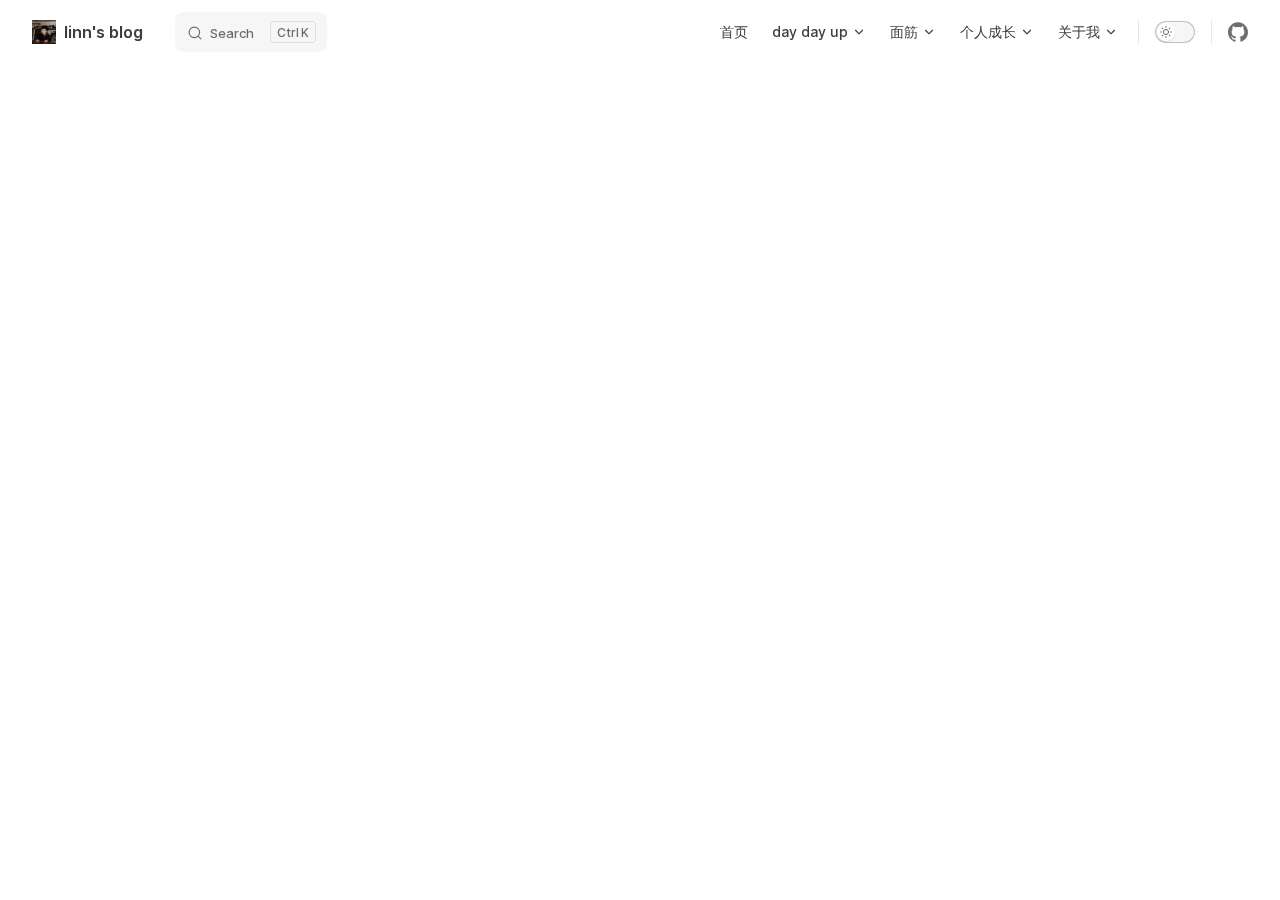
<file: column/js/index.html>
<!DOCTYPE html>
<html lang="en-US" dir="ltr">
  <head>
    <meta charset="utf-8">
    <meta name="viewport" content="width=device-width,initial-scale=1">
    <title>linn's blog | linn's blog</title>
    <meta name="description" content="前端笔记文档">
    <link rel="preload stylesheet" href="/assets/style.4f4f07e8.css" as="style">
    <script type="module" src="/assets/app.75f4f65b.js"></script>
    <link rel="preload" href="/assets/inter-roman-latin.2ed14f66.woff2" as="font" type="font/woff2" crossorigin="">
  <link rel="modulepreload" href="/assets/chunks/framework.eb1d3ce1.js">
  <link rel="modulepreload" href="/assets/chunks/theme.07c61fa7.js">
  <link rel="modulepreload" href="/assets/column_js_index.md.331f7ccf.lean.js">
  <script id="check-dark-light">(()=>{const e=localStorage.getItem("vitepress-theme-appearance")||"auto",a=window.matchMedia("(prefers-color-scheme: dark)").matches;(!e||e==="auto"?a:e==="dark")&&document.documentElement.classList.add("dark")})();</script>
  </head>
  <body>
    <div id="app"><div class="Layout" data-v-8371091b><!--[--><!--]--><!--[--><span tabindex="-1" data-v-f8c7b700></span><a href="#VPContent" class="VPSkipLink visually-hidden" data-v-f8c7b700> Skip to content </a><!--]--><!----><header class="VPNav" data-v-8371091b data-v-a9e915b7><div class="VPNavBar" data-v-a9e915b7 data-v-39f24d71><div class="container" data-v-39f24d71><div class="title" data-v-39f24d71><div class="VPNavBarTitle" data-v-39f24d71 data-v-84317c95><a class="title" href="/" data-v-84317c95><!--[--><!--]--><!--[--><img class="VPImage logo" src="/avatar.jpg" alt data-v-94f6ed5e><!--]--><!--[-->linn&#39;s blog<!--]--><!--[--><!--]--></a></div></div><div class="content" data-v-39f24d71><div class="curtain" data-v-39f24d71></div><div class="content-body" data-v-39f24d71><!--[--><!--]--><div class="VPNavBarSearch search" style="--vp-meta-key:&#39;Meta&#39;;" data-v-39f24d71><!--[--><!----><div id="local-search"><button type="button" class="DocSearch DocSearch-Button" aria-label="Search"><span class="DocSearch-Button-Container"><svg class="DocSearch-Search-Icon" width="20" height="20" viewBox="0 0 20 20" aria-label="search icon"><path d="M14.386 14.386l4.0877 4.0877-4.0877-4.0877c-2.9418 2.9419-7.7115 2.9419-10.6533 0-2.9419-2.9418-2.9419-7.7115 0-10.6533 2.9418-2.9419 7.7115-2.9419 10.6533 0 2.9419 2.9418 2.9419 7.7115 0 10.6533z" stroke="currentColor" fill="none" fill-rule="evenodd" stroke-linecap="round" stroke-linejoin="round"></path></svg><span class="DocSearch-Button-Placeholder">Search</span></span><span class="DocSearch-Button-Keys"><kbd class="DocSearch-Button-Key"></kbd><kbd class="DocSearch-Button-Key">K</kbd></span></button></div><!--]--></div><nav aria-labelledby="main-nav-aria-label" class="VPNavBarMenu menu" data-v-39f24d71 data-v-c524bca7><span id="main-nav-aria-label" class="visually-hidden" data-v-c524bca7>Main Navigation</span><!--[--><!--[--><a class="VPLink link VPNavBarMenuLink" href="/" tabindex="0" data-v-c524bca7 data-v-348e8581><!--[-->首页<!--]--></a><!--]--><!--[--><div class="VPFlyout VPNavBarMenuGroup" data-v-c524bca7 data-v-fdbbfedf><button type="button" class="button" aria-haspopup="true" aria-expanded="false" data-v-fdbbfedf><span class="text" data-v-fdbbfedf><!----> day day up <svg xmlns="http://www.w3.org/2000/svg" aria-hidden="true" focusable="false" viewbox="0 0 24 24" class="text-icon" data-v-fdbbfedf><path d="M12,16c-0.3,0-0.5-0.1-0.7-0.3l-6-6c-0.4-0.4-0.4-1,0-1.4s1-0.4,1.4,0l5.3,5.3l5.3-5.3c0.4-0.4,1-0.4,1.4,0s0.4,1,0,1.4l-6,6C12.5,15.9,12.3,16,12,16z"></path></svg></span></button><div class="menu" data-v-fdbbfedf><div class="VPMenu" data-v-fdbbfedf data-v-3f285576><div class="items" data-v-3f285576><!--[--><!--[--><div class="VPMenuLink" data-v-3f285576 data-v-6256a824><a class="VPLink link active" href="/column/js/" data-v-6256a824><!--[-->JS<!--]--></a></div><!--]--><!--[--><div class="VPMenuLink" data-v-3f285576 data-v-6256a824><a class="VPLink link" href="/column/css/" data-v-6256a824><!--[-->CSS<!--]--></a></div><!--]--><!--[--><div class="VPMenuLink" data-v-3f285576 data-v-6256a824><a class="VPLink link" href="/column/html/" data-v-6256a824><!--[-->HTML<!--]--></a></div><!--]--><!--[--><div class="VPMenuLink" data-v-3f285576 data-v-6256a824><a class="VPLink link" href="/column/algorithm/" data-v-6256a824><!--[-->数据结构与算法<!--]--></a></div><!--]--><!--]--></div><!--[--><!--]--></div></div></div><!--]--><!--[--><div class="VPFlyout VPNavBarMenuGroup" data-v-c524bca7 data-v-fdbbfedf><button type="button" class="button" aria-haspopup="true" aria-expanded="false" data-v-fdbbfedf><span class="text" data-v-fdbbfedf><!----> 面筋 <svg xmlns="http://www.w3.org/2000/svg" aria-hidden="true" focusable="false" viewbox="0 0 24 24" class="text-icon" data-v-fdbbfedf><path d="M12,16c-0.3,0-0.5-0.1-0.7-0.3l-6-6c-0.4-0.4-0.4-1,0-1.4s1-0.4,1.4,0l5.3,5.3l5.3-5.3c0.4-0.4,1-0.4,1.4,0s0.4,1,0,1.4l-6,6C12.5,15.9,12.3,16,12,16z"></path></svg></span></button><div class="menu" data-v-fdbbfedf><div class="VPMenu" data-v-fdbbfedf data-v-3f285576><div class="items" data-v-3f285576><!--[--><!--[--><div class="VPMenuLink" data-v-3f285576 data-v-6256a824><a class="VPLink link" href="/column/interview/" data-v-6256a824><!--[-->js<!--]--></a></div><!--]--><!--]--></div><!--[--><!--]--></div></div></div><!--]--><!--[--><div class="VPFlyout VPNavBarMenuGroup" data-v-c524bca7 data-v-fdbbfedf><button type="button" class="button" aria-haspopup="true" aria-expanded="false" data-v-fdbbfedf><span class="text" data-v-fdbbfedf><!----> 个人成长 <svg xmlns="http://www.w3.org/2000/svg" aria-hidden="true" focusable="false" viewbox="0 0 24 24" class="text-icon" data-v-fdbbfedf><path d="M12,16c-0.3,0-0.5-0.1-0.7-0.3l-6-6c-0.4-0.4-0.4-1,0-1.4s1-0.4,1.4,0l5.3,5.3l5.3-5.3c0.4-0.4,1-0.4,1.4,0s0.4,1,0,1.4l-6,6C12.5,15.9,12.3,16,12,16z"></path></svg></span></button><div class="menu" data-v-fdbbfedf><div class="VPMenu" data-v-fdbbfedf data-v-3f285576><div class="items" data-v-3f285576><!--[--><!--[--><div class="VPMenuLink" data-v-3f285576 data-v-6256a824><a class="VPLink link" href="/column/Travel/" data-v-6256a824><!--[-->大江南北游记<!--]--></a></div><!--]--><!--[--><div class="VPMenuLink" data-v-3f285576 data-v-6256a824><a class="VPLink link" href="/column/Growing/" data-v-6256a824><!--[-->所思·所想<!--]--></a></div><!--]--><!--]--></div><!--[--><!--]--></div></div></div><!--]--><!--[--><div class="VPFlyout VPNavBarMenuGroup" data-v-c524bca7 data-v-fdbbfedf><button type="button" class="button" aria-haspopup="true" aria-expanded="false" data-v-fdbbfedf><span class="text" data-v-fdbbfedf><!----> 关于我 <svg xmlns="http://www.w3.org/2000/svg" aria-hidden="true" focusable="false" viewbox="0 0 24 24" class="text-icon" data-v-fdbbfedf><path d="M12,16c-0.3,0-0.5-0.1-0.7-0.3l-6-6c-0.4-0.4-0.4-1,0-1.4s1-0.4,1.4,0l5.3,5.3l5.3-5.3c0.4-0.4,1-0.4,1.4,0s0.4,1,0,1.4l-6,6C12.5,15.9,12.3,16,12,16z"></path></svg></span></button><div class="menu" data-v-fdbbfedf><div class="VPMenu" data-v-fdbbfedf data-v-3f285576><div class="items" data-v-3f285576><!--[--><!--[--><div class="VPMenuLink" data-v-3f285576 data-v-6256a824><a class="VPLink link vp-external-link-icon" href="https://github.com/Jacqueline712" target="_blank" rel="noreferrer" data-v-6256a824><!--[-->Github<!--]--></a></div><!--]--><!--[--><div class="VPMenuLink" data-v-3f285576 data-v-6256a824><a class="VPLink link vp-external-link-icon" href="https://juejin.cn/user/3131845139247960/posts" target="_blank" rel="noreferrer" data-v-6256a824><!--[-->掘金<!--]--></a></div><!--]--><!--]--></div><!--[--><!--]--></div></div></div><!--]--><!--]--></nav><!----><div class="VPNavBarAppearance appearance" data-v-39f24d71 data-v-5d3c698e><button class="VPSwitch VPSwitchAppearance" type="button" role="switch" title="toggle dark mode" aria-checked="false" data-v-5d3c698e data-v-e79db7ee data-v-4a139083><span class="check" data-v-4a139083><span class="icon" data-v-4a139083><!--[--><svg xmlns="http://www.w3.org/2000/svg" aria-hidden="true" focusable="false" viewbox="0 0 24 24" class="sun" data-v-e79db7ee><path d="M12,18c-3.3,0-6-2.7-6-6s2.7-6,6-6s6,2.7,6,6S15.3,18,12,18zM12,8c-2.2,0-4,1.8-4,4c0,2.2,1.8,4,4,4c2.2,0,4-1.8,4-4C16,9.8,14.2,8,12,8z"></path><path d="M12,4c-0.6,0-1-0.4-1-1V1c0-0.6,0.4-1,1-1s1,0.4,1,1v2C13,3.6,12.6,4,12,4z"></path><path d="M12,24c-0.6,0-1-0.4-1-1v-2c0-0.6,0.4-1,1-1s1,0.4,1,1v2C13,23.6,12.6,24,12,24z"></path><path d="M5.6,6.6c-0.3,0-0.5-0.1-0.7-0.3L3.5,4.9c-0.4-0.4-0.4-1,0-1.4s1-0.4,1.4,0l1.4,1.4c0.4,0.4,0.4,1,0,1.4C6.2,6.5,5.9,6.6,5.6,6.6z"></path><path d="M19.8,20.8c-0.3,0-0.5-0.1-0.7-0.3l-1.4-1.4c-0.4-0.4-0.4-1,0-1.4s1-0.4,1.4,0l1.4,1.4c0.4,0.4,0.4,1,0,1.4C20.3,20.7,20,20.8,19.8,20.8z"></path><path d="M3,13H1c-0.6,0-1-0.4-1-1s0.4-1,1-1h2c0.6,0,1,0.4,1,1S3.6,13,3,13z"></path><path d="M23,13h-2c-0.6,0-1-0.4-1-1s0.4-1,1-1h2c0.6,0,1,0.4,1,1S23.6,13,23,13z"></path><path d="M4.2,20.8c-0.3,0-0.5-0.1-0.7-0.3c-0.4-0.4-0.4-1,0-1.4l1.4-1.4c0.4-0.4,1-0.4,1.4,0s0.4,1,0,1.4l-1.4,1.4C4.7,20.7,4.5,20.8,4.2,20.8z"></path><path d="M18.4,6.6c-0.3,0-0.5-0.1-0.7-0.3c-0.4-0.4-0.4-1,0-1.4l1.4-1.4c0.4-0.4,1-0.4,1.4,0s0.4,1,0,1.4l-1.4,1.4C18.9,6.5,18.6,6.6,18.4,6.6z"></path></svg><svg xmlns="http://www.w3.org/2000/svg" aria-hidden="true" focusable="false" viewbox="0 0 24 24" class="moon" data-v-e79db7ee><path d="M12.1,22c-0.3,0-0.6,0-0.9,0c-5.5-0.5-9.5-5.4-9-10.9c0.4-4.8,4.2-8.6,9-9c0.4,0,0.8,0.2,1,0.5c0.2,0.3,0.2,0.8-0.1,1.1c-2,2.7-1.4,6.4,1.3,8.4c2.1,1.6,5,1.6,7.1,0c0.3-0.2,0.7-0.3,1.1-0.1c0.3,0.2,0.5,0.6,0.5,1c-0.2,2.7-1.5,5.1-3.6,6.8C16.6,21.2,14.4,22,12.1,22zM9.3,4.4c-2.9,1-5,3.6-5.2,6.8c-0.4,4.4,2.8,8.3,7.2,8.7c2.1,0.2,4.2-0.4,5.8-1.8c1.1-0.9,1.9-2.1,2.4-3.4c-2.5,0.9-5.3,0.5-7.5-1.1C9.2,11.4,8.1,7.7,9.3,4.4z"></path></svg><!--]--></span></span></button></div><div class="VPSocialLinks VPNavBarSocialLinks social-links" data-v-39f24d71 data-v-1707d303 data-v-646e2f97><!--[--><a class="VPSocialLink" href="https://github.com/vuejs/vitepress" aria-label="github" target="_blank" rel="noopener" data-v-646e2f97 data-v-7d8ebb54><svg role="img" viewBox="0 0 24 24" xmlns="http://www.w3.org/2000/svg"><title>GitHub</title><path d="M12 .297c-6.63 0-12 5.373-12 12 0 5.303 3.438 9.8 8.205 11.385.6.113.82-.258.82-.577 0-.285-.01-1.04-.015-2.04-3.338.724-4.042-1.61-4.042-1.61C4.422 18.07 3.633 17.7 3.633 17.7c-1.087-.744.084-.729.084-.729 1.205.084 1.838 1.236 1.838 1.236 1.07 1.835 2.809 1.305 3.495.998.108-.776.417-1.305.76-1.605-2.665-.3-5.466-1.332-5.466-5.93 0-1.31.465-2.38 1.235-3.22-.135-.303-.54-1.523.105-3.176 0 0 1.005-.322 3.3 1.23.96-.267 1.98-.399 3-.405 1.02.006 2.04.138 3 .405 2.28-1.552 3.285-1.23 3.285-1.23.645 1.653.24 2.873.12 3.176.765.84 1.23 1.91 1.23 3.22 0 4.61-2.805 5.625-5.475 5.92.42.36.81 1.096.81 2.22 0 1.606-.015 2.896-.015 3.286 0 .315.21.69.825.57C20.565 22.092 24 17.592 24 12.297c0-6.627-5.373-12-12-12"/></svg></a><!--]--></div><div class="VPFlyout VPNavBarExtra extra" data-v-39f24d71 data-v-d2981e81 data-v-fdbbfedf><button type="button" class="button" aria-haspopup="true" aria-expanded="false" aria-label="extra navigation" data-v-fdbbfedf><svg xmlns="http://www.w3.org/2000/svg" aria-hidden="true" focusable="false" viewbox="0 0 24 24" class="icon" data-v-fdbbfedf><circle cx="12" cy="12" r="2"></circle><circle cx="19" cy="12" r="2"></circle><circle cx="5" cy="12" r="2"></circle></svg></button><div class="menu" data-v-fdbbfedf><div class="VPMenu" data-v-fdbbfedf data-v-3f285576><!----><!--[--><!--[--><!----><div class="group" data-v-d2981e81><div class="item appearance" data-v-d2981e81><p class="label" data-v-d2981e81>Appearance</p><div class="appearance-action" data-v-d2981e81><button class="VPSwitch VPSwitchAppearance" type="button" role="switch" title="toggle dark mode" aria-checked="false" data-v-d2981e81 data-v-e79db7ee data-v-4a139083><span class="check" data-v-4a139083><span class="icon" data-v-4a139083><!--[--><svg xmlns="http://www.w3.org/2000/svg" aria-hidden="true" focusable="false" viewbox="0 0 24 24" class="sun" data-v-e79db7ee><path d="M12,18c-3.3,0-6-2.7-6-6s2.7-6,6-6s6,2.7,6,6S15.3,18,12,18zM12,8c-2.2,0-4,1.8-4,4c0,2.2,1.8,4,4,4c2.2,0,4-1.8,4-4C16,9.8,14.2,8,12,8z"></path><path d="M12,4c-0.6,0-1-0.4-1-1V1c0-0.6,0.4-1,1-1s1,0.4,1,1v2C13,3.6,12.6,4,12,4z"></path><path d="M12,24c-0.6,0-1-0.4-1-1v-2c0-0.6,0.4-1,1-1s1,0.4,1,1v2C13,23.6,12.6,24,12,24z"></path><path d="M5.6,6.6c-0.3,0-0.5-0.1-0.7-0.3L3.5,4.9c-0.4-0.4-0.4-1,0-1.4s1-0.4,1.4,0l1.4,1.4c0.4,0.4,0.4,1,0,1.4C6.2,6.5,5.9,6.6,5.6,6.6z"></path><path d="M19.8,20.8c-0.3,0-0.5-0.1-0.7-0.3l-1.4-1.4c-0.4-0.4-0.4-1,0-1.4s1-0.4,1.4,0l1.4,1.4c0.4,0.4,0.4,1,0,1.4C20.3,20.7,20,20.8,19.8,20.8z"></path><path d="M3,13H1c-0.6,0-1-0.4-1-1s0.4-1,1-1h2c0.6,0,1,0.4,1,1S3.6,13,3,13z"></path><path d="M23,13h-2c-0.6,0-1-0.4-1-1s0.4-1,1-1h2c0.6,0,1,0.4,1,1S23.6,13,23,13z"></path><path d="M4.2,20.8c-0.3,0-0.5-0.1-0.7-0.3c-0.4-0.4-0.4-1,0-1.4l1.4-1.4c0.4-0.4,1-0.4,1.4,0s0.4,1,0,1.4l-1.4,1.4C4.7,20.7,4.5,20.8,4.2,20.8z"></path><path d="M18.4,6.6c-0.3,0-0.5-0.1-0.7-0.3c-0.4-0.4-0.4-1,0-1.4l1.4-1.4c0.4-0.4,1-0.4,1.4,0s0.4,1,0,1.4l-1.4,1.4C18.9,6.5,18.6,6.6,18.4,6.6z"></path></svg><svg xmlns="http://www.w3.org/2000/svg" aria-hidden="true" focusable="false" viewbox="0 0 24 24" class="moon" data-v-e79db7ee><path d="M12.1,22c-0.3,0-0.6,0-0.9,0c-5.5-0.5-9.5-5.4-9-10.9c0.4-4.8,4.2-8.6,9-9c0.4,0,0.8,0.2,1,0.5c0.2,0.3,0.2,0.8-0.1,1.1c-2,2.7-1.4,6.4,1.3,8.4c2.1,1.6,5,1.6,7.1,0c0.3-0.2,0.7-0.3,1.1-0.1c0.3,0.2,0.5,0.6,0.5,1c-0.2,2.7-1.5,5.1-3.6,6.8C16.6,21.2,14.4,22,12.1,22zM9.3,4.4c-2.9,1-5,3.6-5.2,6.8c-0.4,4.4,2.8,8.3,7.2,8.7c2.1,0.2,4.2-0.4,5.8-1.8c1.1-0.9,1.9-2.1,2.4-3.4c-2.5,0.9-5.3,0.5-7.5-1.1C9.2,11.4,8.1,7.7,9.3,4.4z"></path></svg><!--]--></span></span></button></div></div></div><div class="group" data-v-d2981e81><div class="item social-links" data-v-d2981e81><div class="VPSocialLinks social-links-list" data-v-d2981e81 data-v-646e2f97><!--[--><a class="VPSocialLink" href="https://github.com/vuejs/vitepress" aria-label="github" target="_blank" rel="noopener" data-v-646e2f97 data-v-7d8ebb54><svg role="img" viewBox="0 0 24 24" xmlns="http://www.w3.org/2000/svg"><title>GitHub</title><path d="M12 .297c-6.63 0-12 5.373-12 12 0 5.303 3.438 9.8 8.205 11.385.6.113.82-.258.82-.577 0-.285-.01-1.04-.015-2.04-3.338.724-4.042-1.61-4.042-1.61C4.422 18.07 3.633 17.7 3.633 17.7c-1.087-.744.084-.729.084-.729 1.205.084 1.838 1.236 1.838 1.236 1.07 1.835 2.809 1.305 3.495.998.108-.776.417-1.305.76-1.605-2.665-.3-5.466-1.332-5.466-5.93 0-1.31.465-2.38 1.235-3.22-.135-.303-.54-1.523.105-3.176 0 0 1.005-.322 3.3 1.23.96-.267 1.98-.399 3-.405 1.02.006 2.04.138 3 .405 2.28-1.552 3.285-1.23 3.285-1.23.645 1.653.24 2.873.12 3.176.765.84 1.23 1.91 1.23 3.22 0 4.61-2.805 5.625-5.475 5.92.42.36.81 1.096.81 2.22 0 1.606-.015 2.896-.015 3.286 0 .315.21.69.825.57C20.565 22.092 24 17.592 24 12.297c0-6.627-5.373-12-12-12"/></svg></a><!--]--></div></div></div><!--]--><!--]--></div></div></div><!--[--><!--]--><button type="button" class="VPNavBarHamburger hamburger" aria-label="mobile navigation" aria-expanded="false" aria-controls="VPNavScreen" data-v-39f24d71 data-v-fc814bf8><span class="container" data-v-fc814bf8><span class="top" data-v-fc814bf8></span><span class="middle" data-v-fc814bf8></span><span class="bottom" data-v-fc814bf8></span></span></button></div></div></div></div><!----></header><!----><!----><div class="VPContent" id="VPContent" data-v-8371091b data-v-0ee8e3ce><div class="VPDoc has-aside" data-v-0ee8e3ce data-v-22968cd1><!--[--><!--]--><div class="container" data-v-22968cd1><div class="aside" data-v-22968cd1><div class="aside-curtain" data-v-22968cd1></div><div class="aside-container" data-v-22968cd1><div class="aside-content" data-v-22968cd1><div class="VPDocAside" data-v-22968cd1 data-v-a0468d49><!--[--><!--]--><!--[--><!--]--><div class="VPDocAsideOutline" data-v-a0468d49 data-v-d78520b7><div class="content" data-v-d78520b7><div class="outline-marker" data-v-d78520b7></div><div class="outline-title" data-v-d78520b7>On this page</div><nav aria-labelledby="doc-outline-aria-label" data-v-d78520b7><span class="visually-hidden" id="doc-outline-aria-label" data-v-d78520b7> Table of Contents for current page </span><ul class="root" data-v-d78520b7 data-v-3bfaa270><!--[--><!--]--></ul></nav></div></div><!--[--><!--]--><div class="spacer" data-v-a0468d49></div><!--[--><!--]--><!----><!--[--><!--]--><!--[--><!--]--></div></div></div></div><div class="content" data-v-22968cd1><div class="content-container" data-v-22968cd1><!--[--><!--]--><!----><main class="main" data-v-22968cd1><div style="position:relative;" class="vp-doc _column_js_index" data-v-22968cd1><div></div></div></main><footer class="VPDocFooter" data-v-22968cd1 data-v-afa24be5><!--[--><!--]--><!----><!----></footer><!--[--><!--]--></div></div></div><!--[--><!--]--></div></div><!----><!--[--><!--]--></div></div>
    <script>__VP_HASH_MAP__ = JSON.parse("{\"column_interview_index.md\":\"3528a8f6\",\"api-examples.md\":\"442fe26b\",\"column_algorithm_001_stack.md\":\"c7058d3a\",\"column_js_index.md\":\"331f7ccf\",\"index.md\":\"b4456e60\",\"column_algorithm_002_queue.md\":\"c267b781\",\"column_algorithm_003_dictionary.md\":\"2b239dec\",\"column_html_index.md\":\"ebc094c2\",\"markdown-examples.md\":\"091e2e10\",\"column_algorithm_index.md\":\"f82bb909\",\"column_css_index.md\":\"16f88df2\",\"column_interview_javascript面试精讲.md\":\"6c940fbc\"}")
__VP_SITE_DATA__ = JSON.parse("{\"lang\":\"en-US\",\"dir\":\"ltr\",\"title\":\"linn's blog\",\"description\":\"前端笔记文档\",\"base\":\"/\",\"head\":[],\"appearance\":true,\"themeConfig\":{\"logo\":\"/avatar.jpg\",\"nav\":[{\"text\":\"首页\",\"link\":\"/\"},{\"text\":\"day day up\",\"items\":[{\"text\":\"JS\",\"link\":\"/column/js/\"},{\"text\":\"CSS\",\"link\":\"/column/css/\"},{\"text\":\"HTML\",\"link\":\"/column/html/\"},{\"text\":\"数据结构与算法\",\"link\":\"/column/algorithm/\"}]},{\"text\":\"面筋\",\"items\":[{\"text\":\"js\",\"link\":\"/column/interview/\"}]},{\"text\":\"个人成长\",\"items\":[{\"text\":\"大江南北游记\",\"link\":\"/column/Travel/\"},{\"text\":\"所思·所想\",\"link\":\"/column/Growing/\"}]},{\"text\":\"关于我\",\"items\":[{\"text\":\"Github\",\"link\":\"https://github.com/Jacqueline712\"},{\"text\":\"掘金\",\"link\":\"https://juejin.cn/user/3131845139247960/posts\"}]}],\"sidebar\":{\"/column/algorithm/\":[{\"text\":\"栈和队列\",\"items\":[{\"text\":\"栈-深拷贝和浅拷贝\",\"link\":\"/column/Algorithm/001_Stack\"},{\"text\":\"队列-事件循环\",\"link\":\"/column/Algorithm/002_Queue\"}]},{\"text\":\"字典和树\",\"items\":[{\"text\":\"字典和集合-Set和Map\",\"link\":\"/column/Algorithm/003_Dictionary\"},{\"text\":\"树-深/广度优先遍历\",\"link\":\"/column/Algorithm/004_Tree\"}]}],\"/column/interview/\":[{\"text\":\"javascript\",\"items\":[{\"text\":\"面试精讲\",\"link\":\"/column/interview/JavaScript面试精讲.md\"}]}]},\"search\":{\"provider\":\"local\"},\"socialLinks\":[{\"icon\":\"github\",\"link\":\"https://github.com/vuejs/vitepress\"}]},\"locales\":{},\"scrollOffset\":90,\"cleanUrls\":false}")</script>
    
  </body>
</html>
</file>
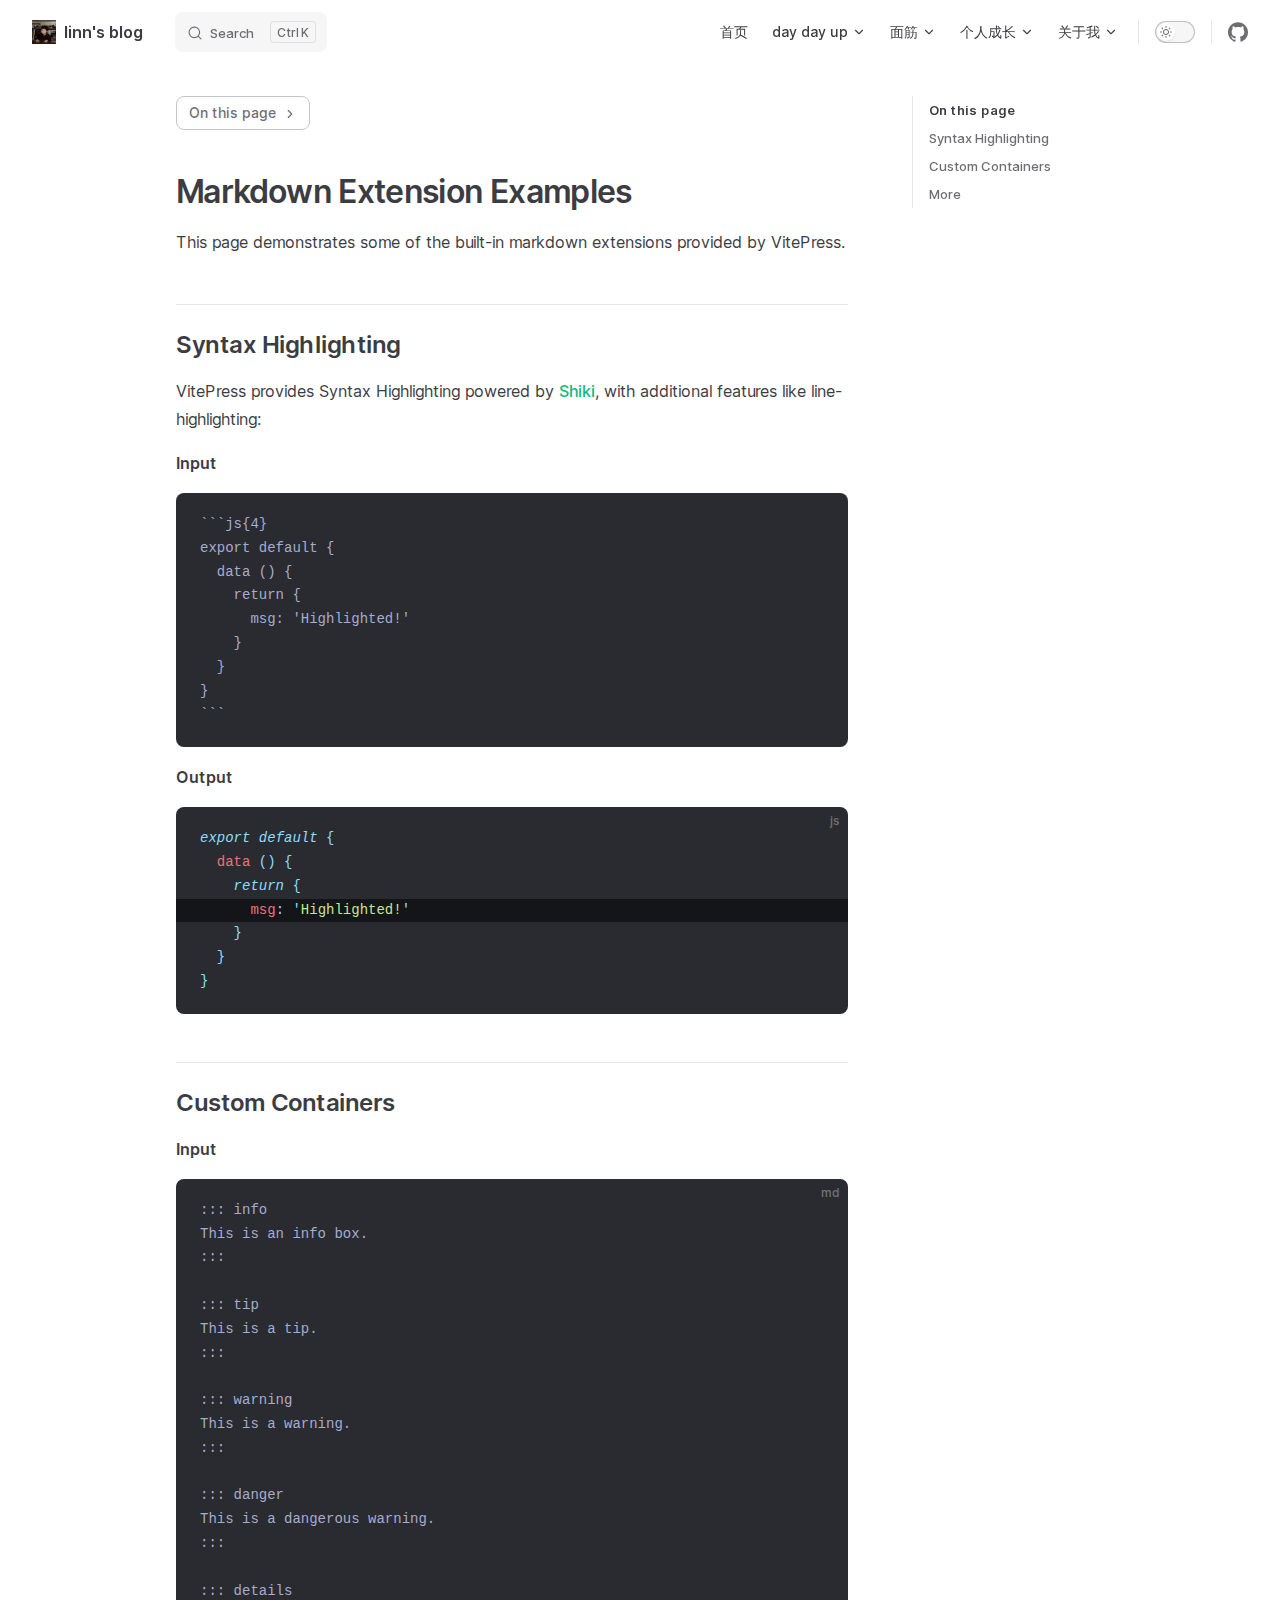
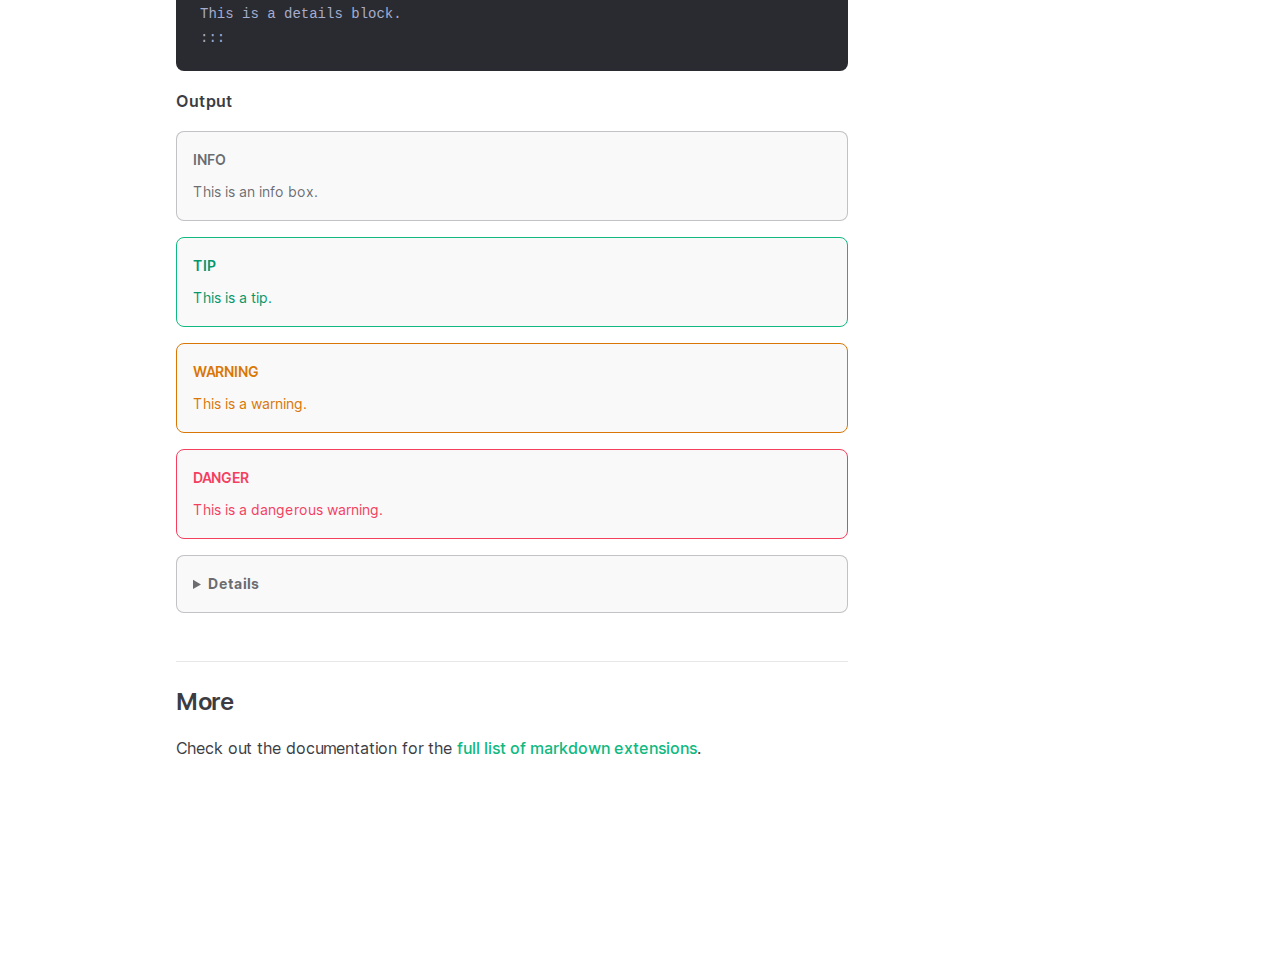
<file: markdown-examples.html>
<!DOCTYPE html>
<html lang="en-US" dir="ltr">
  <head>
    <meta charset="utf-8">
    <meta name="viewport" content="width=device-width,initial-scale=1">
    <title>Markdown Extension Examples | linn's blog</title>
    <meta name="description" content="前端笔记文档">
    <link rel="preload stylesheet" href="/assets/style.4f4f07e8.css" as="style">
    <script type="module" src="/assets/app.75f4f65b.js"></script>
    <link rel="preload" href="/assets/inter-roman-latin.2ed14f66.woff2" as="font" type="font/woff2" crossorigin="">
  <link rel="modulepreload" href="/assets/chunks/framework.eb1d3ce1.js">
  <link rel="modulepreload" href="/assets/chunks/theme.07c61fa7.js">
  <link rel="modulepreload" href="/assets/markdown-examples.md.091e2e10.lean.js">
  <script id="check-dark-light">(()=>{const e=localStorage.getItem("vitepress-theme-appearance")||"auto",a=window.matchMedia("(prefers-color-scheme: dark)").matches;(!e||e==="auto"?a:e==="dark")&&document.documentElement.classList.add("dark")})();</script>
  </head>
  <body>
    <div id="app"><div class="Layout" data-v-8371091b><!--[--><!--]--><!--[--><span tabindex="-1" data-v-f8c7b700></span><a href="#VPContent" class="VPSkipLink visually-hidden" data-v-f8c7b700> Skip to content </a><!--]--><!----><header class="VPNav" data-v-8371091b data-v-a9e915b7><div class="VPNavBar" data-v-a9e915b7 data-v-39f24d71><div class="container" data-v-39f24d71><div class="title" data-v-39f24d71><div class="VPNavBarTitle" data-v-39f24d71 data-v-84317c95><a class="title" href="/" data-v-84317c95><!--[--><!--]--><!--[--><img class="VPImage logo" src="/avatar.jpg" alt data-v-94f6ed5e><!--]--><!--[-->linn&#39;s blog<!--]--><!--[--><!--]--></a></div></div><div class="content" data-v-39f24d71><div class="curtain" data-v-39f24d71></div><div class="content-body" data-v-39f24d71><!--[--><!--]--><div class="VPNavBarSearch search" style="--vp-meta-key:&#39;Meta&#39;;" data-v-39f24d71><!--[--><!----><div id="local-search"><button type="button" class="DocSearch DocSearch-Button" aria-label="Search"><span class="DocSearch-Button-Container"><svg class="DocSearch-Search-Icon" width="20" height="20" viewBox="0 0 20 20" aria-label="search icon"><path d="M14.386 14.386l4.0877 4.0877-4.0877-4.0877c-2.9418 2.9419-7.7115 2.9419-10.6533 0-2.9419-2.9418-2.9419-7.7115 0-10.6533 2.9418-2.9419 7.7115-2.9419 10.6533 0 2.9419 2.9418 2.9419 7.7115 0 10.6533z" stroke="currentColor" fill="none" fill-rule="evenodd" stroke-linecap="round" stroke-linejoin="round"></path></svg><span class="DocSearch-Button-Placeholder">Search</span></span><span class="DocSearch-Button-Keys"><kbd class="DocSearch-Button-Key"></kbd><kbd class="DocSearch-Button-Key">K</kbd></span></button></div><!--]--></div><nav aria-labelledby="main-nav-aria-label" class="VPNavBarMenu menu" data-v-39f24d71 data-v-c524bca7><span id="main-nav-aria-label" class="visually-hidden" data-v-c524bca7>Main Navigation</span><!--[--><!--[--><a class="VPLink link VPNavBarMenuLink" href="/" tabindex="0" data-v-c524bca7 data-v-348e8581><!--[-->首页<!--]--></a><!--]--><!--[--><div class="VPFlyout VPNavBarMenuGroup" data-v-c524bca7 data-v-fdbbfedf><button type="button" class="button" aria-haspopup="true" aria-expanded="false" data-v-fdbbfedf><span class="text" data-v-fdbbfedf><!----> day day up <svg xmlns="http://www.w3.org/2000/svg" aria-hidden="true" focusable="false" viewbox="0 0 24 24" class="text-icon" data-v-fdbbfedf><path d="M12,16c-0.3,0-0.5-0.1-0.7-0.3l-6-6c-0.4-0.4-0.4-1,0-1.4s1-0.4,1.4,0l5.3,5.3l5.3-5.3c0.4-0.4,1-0.4,1.4,0s0.4,1,0,1.4l-6,6C12.5,15.9,12.3,16,12,16z"></path></svg></span></button><div class="menu" data-v-fdbbfedf><div class="VPMenu" data-v-fdbbfedf data-v-3f285576><div class="items" data-v-3f285576><!--[--><!--[--><div class="VPMenuLink" data-v-3f285576 data-v-6256a824><a class="VPLink link" href="/column/js/" data-v-6256a824><!--[-->JS<!--]--></a></div><!--]--><!--[--><div class="VPMenuLink" data-v-3f285576 data-v-6256a824><a class="VPLink link" href="/column/css/" data-v-6256a824><!--[-->CSS<!--]--></a></div><!--]--><!--[--><div class="VPMenuLink" data-v-3f285576 data-v-6256a824><a class="VPLink link" href="/column/html/" data-v-6256a824><!--[-->HTML<!--]--></a></div><!--]--><!--[--><div class="VPMenuLink" data-v-3f285576 data-v-6256a824><a class="VPLink link" href="/column/algorithm/" data-v-6256a824><!--[-->数据结构与算法<!--]--></a></div><!--]--><!--]--></div><!--[--><!--]--></div></div></div><!--]--><!--[--><div class="VPFlyout VPNavBarMenuGroup" data-v-c524bca7 data-v-fdbbfedf><button type="button" class="button" aria-haspopup="true" aria-expanded="false" data-v-fdbbfedf><span class="text" data-v-fdbbfedf><!----> 面筋 <svg xmlns="http://www.w3.org/2000/svg" aria-hidden="true" focusable="false" viewbox="0 0 24 24" class="text-icon" data-v-fdbbfedf><path d="M12,16c-0.3,0-0.5-0.1-0.7-0.3l-6-6c-0.4-0.4-0.4-1,0-1.4s1-0.4,1.4,0l5.3,5.3l5.3-5.3c0.4-0.4,1-0.4,1.4,0s0.4,1,0,1.4l-6,6C12.5,15.9,12.3,16,12,16z"></path></svg></span></button><div class="menu" data-v-fdbbfedf><div class="VPMenu" data-v-fdbbfedf data-v-3f285576><div class="items" data-v-3f285576><!--[--><!--[--><div class="VPMenuLink" data-v-3f285576 data-v-6256a824><a class="VPLink link" href="/column/interview/" data-v-6256a824><!--[-->js<!--]--></a></div><!--]--><!--]--></div><!--[--><!--]--></div></div></div><!--]--><!--[--><div class="VPFlyout VPNavBarMenuGroup" data-v-c524bca7 data-v-fdbbfedf><button type="button" class="button" aria-haspopup="true" aria-expanded="false" data-v-fdbbfedf><span class="text" data-v-fdbbfedf><!----> 个人成长 <svg xmlns="http://www.w3.org/2000/svg" aria-hidden="true" focusable="false" viewbox="0 0 24 24" class="text-icon" data-v-fdbbfedf><path d="M12,16c-0.3,0-0.5-0.1-0.7-0.3l-6-6c-0.4-0.4-0.4-1,0-1.4s1-0.4,1.4,0l5.3,5.3l5.3-5.3c0.4-0.4,1-0.4,1.4,0s0.4,1,0,1.4l-6,6C12.5,15.9,12.3,16,12,16z"></path></svg></span></button><div class="menu" data-v-fdbbfedf><div class="VPMenu" data-v-fdbbfedf data-v-3f285576><div class="items" data-v-3f285576><!--[--><!--[--><div class="VPMenuLink" data-v-3f285576 data-v-6256a824><a class="VPLink link" href="/column/Travel/" data-v-6256a824><!--[-->大江南北游记<!--]--></a></div><!--]--><!--[--><div class="VPMenuLink" data-v-3f285576 data-v-6256a824><a class="VPLink link" href="/column/Growing/" data-v-6256a824><!--[-->所思·所想<!--]--></a></div><!--]--><!--]--></div><!--[--><!--]--></div></div></div><!--]--><!--[--><div class="VPFlyout VPNavBarMenuGroup" data-v-c524bca7 data-v-fdbbfedf><button type="button" class="button" aria-haspopup="true" aria-expanded="false" data-v-fdbbfedf><span class="text" data-v-fdbbfedf><!----> 关于我 <svg xmlns="http://www.w3.org/2000/svg" aria-hidden="true" focusable="false" viewbox="0 0 24 24" class="text-icon" data-v-fdbbfedf><path d="M12,16c-0.3,0-0.5-0.1-0.7-0.3l-6-6c-0.4-0.4-0.4-1,0-1.4s1-0.4,1.4,0l5.3,5.3l5.3-5.3c0.4-0.4,1-0.4,1.4,0s0.4,1,0,1.4l-6,6C12.5,15.9,12.3,16,12,16z"></path></svg></span></button><div class="menu" data-v-fdbbfedf><div class="VPMenu" data-v-fdbbfedf data-v-3f285576><div class="items" data-v-3f285576><!--[--><!--[--><div class="VPMenuLink" data-v-3f285576 data-v-6256a824><a class="VPLink link vp-external-link-icon" href="https://github.com/Jacqueline712" target="_blank" rel="noreferrer" data-v-6256a824><!--[-->Github<!--]--></a></div><!--]--><!--[--><div class="VPMenuLink" data-v-3f285576 data-v-6256a824><a class="VPLink link vp-external-link-icon" href="https://juejin.cn/user/3131845139247960/posts" target="_blank" rel="noreferrer" data-v-6256a824><!--[-->掘金<!--]--></a></div><!--]--><!--]--></div><!--[--><!--]--></div></div></div><!--]--><!--]--></nav><!----><div class="VPNavBarAppearance appearance" data-v-39f24d71 data-v-5d3c698e><button class="VPSwitch VPSwitchAppearance" type="button" role="switch" title="toggle dark mode" aria-checked="false" data-v-5d3c698e data-v-e79db7ee data-v-4a139083><span class="check" data-v-4a139083><span class="icon" data-v-4a139083><!--[--><svg xmlns="http://www.w3.org/2000/svg" aria-hidden="true" focusable="false" viewbox="0 0 24 24" class="sun" data-v-e79db7ee><path d="M12,18c-3.3,0-6-2.7-6-6s2.7-6,6-6s6,2.7,6,6S15.3,18,12,18zM12,8c-2.2,0-4,1.8-4,4c0,2.2,1.8,4,4,4c2.2,0,4-1.8,4-4C16,9.8,14.2,8,12,8z"></path><path d="M12,4c-0.6,0-1-0.4-1-1V1c0-0.6,0.4-1,1-1s1,0.4,1,1v2C13,3.6,12.6,4,12,4z"></path><path d="M12,24c-0.6,0-1-0.4-1-1v-2c0-0.6,0.4-1,1-1s1,0.4,1,1v2C13,23.6,12.6,24,12,24z"></path><path d="M5.6,6.6c-0.3,0-0.5-0.1-0.7-0.3L3.5,4.9c-0.4-0.4-0.4-1,0-1.4s1-0.4,1.4,0l1.4,1.4c0.4,0.4,0.4,1,0,1.4C6.2,6.5,5.9,6.6,5.6,6.6z"></path><path d="M19.8,20.8c-0.3,0-0.5-0.1-0.7-0.3l-1.4-1.4c-0.4-0.4-0.4-1,0-1.4s1-0.4,1.4,0l1.4,1.4c0.4,0.4,0.4,1,0,1.4C20.3,20.7,20,20.8,19.8,20.8z"></path><path d="M3,13H1c-0.6,0-1-0.4-1-1s0.4-1,1-1h2c0.6,0,1,0.4,1,1S3.6,13,3,13z"></path><path d="M23,13h-2c-0.6,0-1-0.4-1-1s0.4-1,1-1h2c0.6,0,1,0.4,1,1S23.6,13,23,13z"></path><path d="M4.2,20.8c-0.3,0-0.5-0.1-0.7-0.3c-0.4-0.4-0.4-1,0-1.4l1.4-1.4c0.4-0.4,1-0.4,1.4,0s0.4,1,0,1.4l-1.4,1.4C4.7,20.7,4.5,20.8,4.2,20.8z"></path><path d="M18.4,6.6c-0.3,0-0.5-0.1-0.7-0.3c-0.4-0.4-0.4-1,0-1.4l1.4-1.4c0.4-0.4,1-0.4,1.4,0s0.4,1,0,1.4l-1.4,1.4C18.9,6.5,18.6,6.6,18.4,6.6z"></path></svg><svg xmlns="http://www.w3.org/2000/svg" aria-hidden="true" focusable="false" viewbox="0 0 24 24" class="moon" data-v-e79db7ee><path d="M12.1,22c-0.3,0-0.6,0-0.9,0c-5.5-0.5-9.5-5.4-9-10.9c0.4-4.8,4.2-8.6,9-9c0.4,0,0.8,0.2,1,0.5c0.2,0.3,0.2,0.8-0.1,1.1c-2,2.7-1.4,6.4,1.3,8.4c2.1,1.6,5,1.6,7.1,0c0.3-0.2,0.7-0.3,1.1-0.1c0.3,0.2,0.5,0.6,0.5,1c-0.2,2.7-1.5,5.1-3.6,6.8C16.6,21.2,14.4,22,12.1,22zM9.3,4.4c-2.9,1-5,3.6-5.2,6.8c-0.4,4.4,2.8,8.3,7.2,8.7c2.1,0.2,4.2-0.4,5.8-1.8c1.1-0.9,1.9-2.1,2.4-3.4c-2.5,0.9-5.3,0.5-7.5-1.1C9.2,11.4,8.1,7.7,9.3,4.4z"></path></svg><!--]--></span></span></button></div><div class="VPSocialLinks VPNavBarSocialLinks social-links" data-v-39f24d71 data-v-1707d303 data-v-646e2f97><!--[--><a class="VPSocialLink" href="https://github.com/vuejs/vitepress" aria-label="github" target="_blank" rel="noopener" data-v-646e2f97 data-v-7d8ebb54><svg role="img" viewBox="0 0 24 24" xmlns="http://www.w3.org/2000/svg"><title>GitHub</title><path d="M12 .297c-6.63 0-12 5.373-12 12 0 5.303 3.438 9.8 8.205 11.385.6.113.82-.258.82-.577 0-.285-.01-1.04-.015-2.04-3.338.724-4.042-1.61-4.042-1.61C4.422 18.07 3.633 17.7 3.633 17.7c-1.087-.744.084-.729.084-.729 1.205.084 1.838 1.236 1.838 1.236 1.07 1.835 2.809 1.305 3.495.998.108-.776.417-1.305.76-1.605-2.665-.3-5.466-1.332-5.466-5.93 0-1.31.465-2.38 1.235-3.22-.135-.303-.54-1.523.105-3.176 0 0 1.005-.322 3.3 1.23.96-.267 1.98-.399 3-.405 1.02.006 2.04.138 3 .405 2.28-1.552 3.285-1.23 3.285-1.23.645 1.653.24 2.873.12 3.176.765.84 1.23 1.91 1.23 3.22 0 4.61-2.805 5.625-5.475 5.92.42.36.81 1.096.81 2.22 0 1.606-.015 2.896-.015 3.286 0 .315.21.69.825.57C20.565 22.092 24 17.592 24 12.297c0-6.627-5.373-12-12-12"/></svg></a><!--]--></div><div class="VPFlyout VPNavBarExtra extra" data-v-39f24d71 data-v-d2981e81 data-v-fdbbfedf><button type="button" class="button" aria-haspopup="true" aria-expanded="false" aria-label="extra navigation" data-v-fdbbfedf><svg xmlns="http://www.w3.org/2000/svg" aria-hidden="true" focusable="false" viewbox="0 0 24 24" class="icon" data-v-fdbbfedf><circle cx="12" cy="12" r="2"></circle><circle cx="19" cy="12" r="2"></circle><circle cx="5" cy="12" r="2"></circle></svg></button><div class="menu" data-v-fdbbfedf><div class="VPMenu" data-v-fdbbfedf data-v-3f285576><!----><!--[--><!--[--><!----><div class="group" data-v-d2981e81><div class="item appearance" data-v-d2981e81><p class="label" data-v-d2981e81>Appearance</p><div class="appearance-action" data-v-d2981e81><button class="VPSwitch VPSwitchAppearance" type="button" role="switch" title="toggle dark mode" aria-checked="false" data-v-d2981e81 data-v-e79db7ee data-v-4a139083><span class="check" data-v-4a139083><span class="icon" data-v-4a139083><!--[--><svg xmlns="http://www.w3.org/2000/svg" aria-hidden="true" focusable="false" viewbox="0 0 24 24" class="sun" data-v-e79db7ee><path d="M12,18c-3.3,0-6-2.7-6-6s2.7-6,6-6s6,2.7,6,6S15.3,18,12,18zM12,8c-2.2,0-4,1.8-4,4c0,2.2,1.8,4,4,4c2.2,0,4-1.8,4-4C16,9.8,14.2,8,12,8z"></path><path d="M12,4c-0.6,0-1-0.4-1-1V1c0-0.6,0.4-1,1-1s1,0.4,1,1v2C13,3.6,12.6,4,12,4z"></path><path d="M12,24c-0.6,0-1-0.4-1-1v-2c0-0.6,0.4-1,1-1s1,0.4,1,1v2C13,23.6,12.6,24,12,24z"></path><path d="M5.6,6.6c-0.3,0-0.5-0.1-0.7-0.3L3.5,4.9c-0.4-0.4-0.4-1,0-1.4s1-0.4,1.4,0l1.4,1.4c0.4,0.4,0.4,1,0,1.4C6.2,6.5,5.9,6.6,5.6,6.6z"></path><path d="M19.8,20.8c-0.3,0-0.5-0.1-0.7-0.3l-1.4-1.4c-0.4-0.4-0.4-1,0-1.4s1-0.4,1.4,0l1.4,1.4c0.4,0.4,0.4,1,0,1.4C20.3,20.7,20,20.8,19.8,20.8z"></path><path d="M3,13H1c-0.6,0-1-0.4-1-1s0.4-1,1-1h2c0.6,0,1,0.4,1,1S3.6,13,3,13z"></path><path d="M23,13h-2c-0.6,0-1-0.4-1-1s0.4-1,1-1h2c0.6,0,1,0.4,1,1S23.6,13,23,13z"></path><path d="M4.2,20.8c-0.3,0-0.5-0.1-0.7-0.3c-0.4-0.4-0.4-1,0-1.4l1.4-1.4c0.4-0.4,1-0.4,1.4,0s0.4,1,0,1.4l-1.4,1.4C4.7,20.7,4.5,20.8,4.2,20.8z"></path><path d="M18.4,6.6c-0.3,0-0.5-0.1-0.7-0.3c-0.4-0.4-0.4-1,0-1.4l1.4-1.4c0.4-0.4,1-0.4,1.4,0s0.4,1,0,1.4l-1.4,1.4C18.9,6.5,18.6,6.6,18.4,6.6z"></path></svg><svg xmlns="http://www.w3.org/2000/svg" aria-hidden="true" focusable="false" viewbox="0 0 24 24" class="moon" data-v-e79db7ee><path d="M12.1,22c-0.3,0-0.6,0-0.9,0c-5.5-0.5-9.5-5.4-9-10.9c0.4-4.8,4.2-8.6,9-9c0.4,0,0.8,0.2,1,0.5c0.2,0.3,0.2,0.8-0.1,1.1c-2,2.7-1.4,6.4,1.3,8.4c2.1,1.6,5,1.6,7.1,0c0.3-0.2,0.7-0.3,1.1-0.1c0.3,0.2,0.5,0.6,0.5,1c-0.2,2.7-1.5,5.1-3.6,6.8C16.6,21.2,14.4,22,12.1,22zM9.3,4.4c-2.9,1-5,3.6-5.2,6.8c-0.4,4.4,2.8,8.3,7.2,8.7c2.1,0.2,4.2-0.4,5.8-1.8c1.1-0.9,1.9-2.1,2.4-3.4c-2.5,0.9-5.3,0.5-7.5-1.1C9.2,11.4,8.1,7.7,9.3,4.4z"></path></svg><!--]--></span></span></button></div></div></div><div class="group" data-v-d2981e81><div class="item social-links" data-v-d2981e81><div class="VPSocialLinks social-links-list" data-v-d2981e81 data-v-646e2f97><!--[--><a class="VPSocialLink" href="https://github.com/vuejs/vitepress" aria-label="github" target="_blank" rel="noopener" data-v-646e2f97 data-v-7d8ebb54><svg role="img" viewBox="0 0 24 24" xmlns="http://www.w3.org/2000/svg"><title>GitHub</title><path d="M12 .297c-6.63 0-12 5.373-12 12 0 5.303 3.438 9.8 8.205 11.385.6.113.82-.258.82-.577 0-.285-.01-1.04-.015-2.04-3.338.724-4.042-1.61-4.042-1.61C4.422 18.07 3.633 17.7 3.633 17.7c-1.087-.744.084-.729.084-.729 1.205.084 1.838 1.236 1.838 1.236 1.07 1.835 2.809 1.305 3.495.998.108-.776.417-1.305.76-1.605-2.665-.3-5.466-1.332-5.466-5.93 0-1.31.465-2.38 1.235-3.22-.135-.303-.54-1.523.105-3.176 0 0 1.005-.322 3.3 1.23.96-.267 1.98-.399 3-.405 1.02.006 2.04.138 3 .405 2.28-1.552 3.285-1.23 3.285-1.23.645 1.653.24 2.873.12 3.176.765.84 1.23 1.91 1.23 3.22 0 4.61-2.805 5.625-5.475 5.92.42.36.81 1.096.81 2.22 0 1.606-.015 2.896-.015 3.286 0 .315.21.69.825.57C20.565 22.092 24 17.592 24 12.297c0-6.627-5.373-12-12-12"/></svg></a><!--]--></div></div></div><!--]--><!--]--></div></div></div><!--[--><!--]--><button type="button" class="VPNavBarHamburger hamburger" aria-label="mobile navigation" aria-expanded="false" aria-controls="VPNavScreen" data-v-39f24d71 data-v-fc814bf8><span class="container" data-v-fc814bf8><span class="top" data-v-fc814bf8></span><span class="middle" data-v-fc814bf8></span><span class="bottom" data-v-fc814bf8></span></span></button></div></div></div></div><!----></header><!----><!----><div class="VPContent" id="VPContent" data-v-8371091b data-v-0ee8e3ce><div class="VPDoc has-aside" data-v-0ee8e3ce data-v-22968cd1><!--[--><!--]--><div class="container" data-v-22968cd1><div class="aside" data-v-22968cd1><div class="aside-curtain" data-v-22968cd1></div><div class="aside-container" data-v-22968cd1><div class="aside-content" data-v-22968cd1><div class="VPDocAside" data-v-22968cd1 data-v-a0468d49><!--[--><!--]--><!--[--><!--]--><div class="VPDocAsideOutline" data-v-a0468d49 data-v-d78520b7><div class="content" data-v-d78520b7><div class="outline-marker" data-v-d78520b7></div><div class="outline-title" data-v-d78520b7>On this page</div><nav aria-labelledby="doc-outline-aria-label" data-v-d78520b7><span class="visually-hidden" id="doc-outline-aria-label" data-v-d78520b7> Table of Contents for current page </span><ul class="root" data-v-d78520b7 data-v-3bfaa270><!--[--><!--]--></ul></nav></div></div><!--[--><!--]--><div class="spacer" data-v-a0468d49></div><!--[--><!--]--><!----><!--[--><!--]--><!--[--><!--]--></div></div></div></div><div class="content" data-v-22968cd1><div class="content-container" data-v-22968cd1><!--[--><!--]--><!----><main class="main" data-v-22968cd1><div style="position:relative;" class="vp-doc _markdown-examples" data-v-22968cd1><div><h1 id="markdown-extension-examples" tabindex="-1">Markdown Extension Examples <a class="header-anchor" href="#markdown-extension-examples" aria-label="Permalink to &quot;Markdown Extension Examples&quot;">​</a></h1><p>This page demonstrates some of the built-in markdown extensions provided by VitePress.</p><h2 id="syntax-highlighting" tabindex="-1">Syntax Highlighting <a class="header-anchor" href="#syntax-highlighting" aria-label="Permalink to &quot;Syntax Highlighting&quot;">​</a></h2><p>VitePress provides Syntax Highlighting powered by <a href="https://github.com/shikijs/shiki" target="_blank" rel="noreferrer">Shiki</a>, with additional features like line-highlighting:</p><p><strong>Input</strong></p><div class="language-"><button title="Copy Code" class="copy"></button><span class="lang"></span><pre class="shiki material-theme-palenight"><code><span class="line"><span style="color:#A6ACCD;">```js{4}</span></span>
<span class="line"><span style="color:#A6ACCD;">export default {</span></span>
<span class="line"><span style="color:#A6ACCD;">  data () {</span></span>
<span class="line"><span style="color:#A6ACCD;">    return {</span></span>
<span class="line"><span style="color:#A6ACCD;">      msg: &#39;Highlighted!&#39;</span></span>
<span class="line"><span style="color:#A6ACCD;">    }</span></span>
<span class="line"><span style="color:#A6ACCD;">  }</span></span>
<span class="line"><span style="color:#A6ACCD;">}</span></span>
<span class="line"><span style="color:#A6ACCD;">```</span></span></code></pre></div><p><strong>Output</strong></p><div class="language-js"><button title="Copy Code" class="copy"></button><span class="lang">js</span><pre class="shiki material-theme-palenight has-highlighted-lines"><code><span class="line"><span style="color:#89DDFF;font-style:italic;">export</span><span style="color:#A6ACCD;"> </span><span style="color:#89DDFF;font-style:italic;">default</span><span style="color:#A6ACCD;"> </span><span style="color:#89DDFF;">{</span></span>
<span class="line"><span style="color:#A6ACCD;">  </span><span style="color:#F07178;">data</span><span style="color:#A6ACCD;"> </span><span style="color:#89DDFF;">()</span><span style="color:#A6ACCD;"> </span><span style="color:#89DDFF;">{</span></span>
<span class="line"><span style="color:#F07178;">    </span><span style="color:#89DDFF;font-style:italic;">return</span><span style="color:#F07178;"> </span><span style="color:#89DDFF;">{</span></span>
<span class="line highlighted"><span style="color:#F07178;">      msg</span><span style="color:#89DDFF;">:</span><span style="color:#F07178;"> </span><span style="color:#89DDFF;">&#39;</span><span style="color:#C3E88D;">Highlighted!</span><span style="color:#89DDFF;">&#39;</span></span>
<span class="line"><span style="color:#F07178;">    </span><span style="color:#89DDFF;">}</span></span>
<span class="line"><span style="color:#F07178;">  </span><span style="color:#89DDFF;">}</span></span>
<span class="line"><span style="color:#89DDFF;">}</span></span></code></pre></div><h2 id="custom-containers" tabindex="-1">Custom Containers <a class="header-anchor" href="#custom-containers" aria-label="Permalink to &quot;Custom Containers&quot;">​</a></h2><p><strong>Input</strong></p><div class="language-md"><button title="Copy Code" class="copy"></button><span class="lang">md</span><pre class="shiki material-theme-palenight"><code><span class="line"><span style="color:#A6ACCD;">::: info</span></span>
<span class="line"><span style="color:#A6ACCD;">This is an info box.</span></span>
<span class="line"><span style="color:#A6ACCD;">:::</span></span>
<span class="line"></span>
<span class="line"><span style="color:#A6ACCD;">::: tip</span></span>
<span class="line"><span style="color:#A6ACCD;">This is a tip.</span></span>
<span class="line"><span style="color:#A6ACCD;">:::</span></span>
<span class="line"></span>
<span class="line"><span style="color:#A6ACCD;">::: warning</span></span>
<span class="line"><span style="color:#A6ACCD;">This is a warning.</span></span>
<span class="line"><span style="color:#A6ACCD;">:::</span></span>
<span class="line"></span>
<span class="line"><span style="color:#A6ACCD;">::: danger</span></span>
<span class="line"><span style="color:#A6ACCD;">This is a dangerous warning.</span></span>
<span class="line"><span style="color:#A6ACCD;">:::</span></span>
<span class="line"></span>
<span class="line"><span style="color:#A6ACCD;">::: details</span></span>
<span class="line"><span style="color:#A6ACCD;">This is a details block.</span></span>
<span class="line"><span style="color:#A6ACCD;">:::</span></span></code></pre></div><p><strong>Output</strong></p><div class="info custom-block"><p class="custom-block-title">INFO</p><p>This is an info box.</p></div><div class="tip custom-block"><p class="custom-block-title">TIP</p><p>This is a tip.</p></div><div class="warning custom-block"><p class="custom-block-title">WARNING</p><p>This is a warning.</p></div><div class="danger custom-block"><p class="custom-block-title">DANGER</p><p>This is a dangerous warning.</p></div><details class="details custom-block"><summary>Details</summary><p>This is a details block.</p></details><h2 id="more" tabindex="-1">More <a class="header-anchor" href="#more" aria-label="Permalink to &quot;More&quot;">​</a></h2><p>Check out the documentation for the <a href="https://vitepress.dev/guide/markdown" target="_blank" rel="noreferrer">full list of markdown extensions</a>.</p></div></div></main><footer class="VPDocFooter" data-v-22968cd1 data-v-afa24be5><!--[--><!--]--><!----><!----></footer><!--[--><!--]--></div></div></div><!--[--><!--]--></div></div><!----><!--[--><!--]--></div></div>
    <script>__VP_HASH_MAP__ = JSON.parse("{\"column_interview_index.md\":\"3528a8f6\",\"api-examples.md\":\"442fe26b\",\"column_algorithm_001_stack.md\":\"c7058d3a\",\"column_js_index.md\":\"331f7ccf\",\"index.md\":\"b4456e60\",\"column_algorithm_002_queue.md\":\"c267b781\",\"column_algorithm_003_dictionary.md\":\"2b239dec\",\"column_html_index.md\":\"ebc094c2\",\"markdown-examples.md\":\"091e2e10\",\"column_algorithm_index.md\":\"f82bb909\",\"column_css_index.md\":\"16f88df2\",\"column_interview_javascript面试精讲.md\":\"6c940fbc\"}")
__VP_SITE_DATA__ = JSON.parse("{\"lang\":\"en-US\",\"dir\":\"ltr\",\"title\":\"linn's blog\",\"description\":\"前端笔记文档\",\"base\":\"/\",\"head\":[],\"appearance\":true,\"themeConfig\":{\"logo\":\"/avatar.jpg\",\"nav\":[{\"text\":\"首页\",\"link\":\"/\"},{\"text\":\"day day up\",\"items\":[{\"text\":\"JS\",\"link\":\"/column/js/\"},{\"text\":\"CSS\",\"link\":\"/column/css/\"},{\"text\":\"HTML\",\"link\":\"/column/html/\"},{\"text\":\"数据结构与算法\",\"link\":\"/column/algorithm/\"}]},{\"text\":\"面筋\",\"items\":[{\"text\":\"js\",\"link\":\"/column/interview/\"}]},{\"text\":\"个人成长\",\"items\":[{\"text\":\"大江南北游记\",\"link\":\"/column/Travel/\"},{\"text\":\"所思·所想\",\"link\":\"/column/Growing/\"}]},{\"text\":\"关于我\",\"items\":[{\"text\":\"Github\",\"link\":\"https://github.com/Jacqueline712\"},{\"text\":\"掘金\",\"link\":\"https://juejin.cn/user/3131845139247960/posts\"}]}],\"sidebar\":{\"/column/algorithm/\":[{\"text\":\"栈和队列\",\"items\":[{\"text\":\"栈-深拷贝和浅拷贝\",\"link\":\"/column/Algorithm/001_Stack\"},{\"text\":\"队列-事件循环\",\"link\":\"/column/Algorithm/002_Queue\"}]},{\"text\":\"字典和树\",\"items\":[{\"text\":\"字典和集合-Set和Map\",\"link\":\"/column/Algorithm/003_Dictionary\"},{\"text\":\"树-深/广度优先遍历\",\"link\":\"/column/Algorithm/004_Tree\"}]}],\"/column/interview/\":[{\"text\":\"javascript\",\"items\":[{\"text\":\"面试精讲\",\"link\":\"/column/interview/JavaScript面试精讲.md\"}]}]},\"search\":{\"provider\":\"local\"},\"socialLinks\":[{\"icon\":\"github\",\"link\":\"https://github.com/vuejs/vitepress\"}]},\"locales\":{},\"scrollOffset\":90,\"cleanUrls\":false}")</script>
    
  </body>
</html>
</file>
<file: assets/style.4f4f07e8.css>
@font-face{font-family:Inter var;font-weight:100 900;font-display:swap;font-style:normal;font-named-instance:"Regular";src:url(/assets/inter-roman-cyrillic.5f2c6c8c.woff2) format("woff2");unicode-range:U+0301,U+0400-045F,U+0490-0491,U+04B0-04B1,U+2116}@font-face{font-family:Inter var;font-weight:100 900;font-display:swap;font-style:normal;font-named-instance:"Regular";src:url(/assets/inter-roman-cyrillic-ext.e75737ce.woff2) format("woff2");unicode-range:U+0460-052F,U+1C80-1C88,U+20B4,U+2DE0-2DFF,U+A640-A69F,U+FE2E-FE2F}@font-face{font-family:Inter var;font-weight:100 900;font-display:swap;font-style:normal;font-named-instance:"Regular";src:url(/assets/inter-roman-greek.d5a6d92a.woff2) format("woff2");unicode-range:U+0370-03FF}@font-face{font-family:Inter var;font-weight:100 900;font-display:swap;font-style:normal;font-named-instance:"Regular";src:url(/assets/inter-roman-greek-ext.ab0619bc.woff2) format("woff2");unicode-range:U+1F00-1FFF}@font-face{font-family:Inter var;font-weight:100 900;font-display:swap;font-style:normal;font-named-instance:"Regular";src:url(/assets/inter-roman-latin.2ed14f66.woff2) format("woff2");unicode-range:U+0000-00FF,U+0131,U+0152-0153,U+02BB-02BC,U+02C6,U+02DA,U+02DC,U+2000-206F,U+2074,U+20AC,U+2122,U+2191,U+2193,U+2212,U+2215,U+FEFF,U+FFFD}@font-face{font-family:Inter var;font-weight:100 900;font-display:swap;font-style:normal;font-named-instance:"Regular";src:url(/assets/inter-roman-latin-ext.0030eebd.woff2) format("woff2");unicode-range:U+0100-024F,U+0259,U+1E00-1EFF,U+2020,U+20A0-20AB,U+20AD-20CF,U+2113,U+2C60-2C7F,U+A720-A7FF}@font-face{font-family:Inter var;font-weight:100 900;font-display:swap;font-style:normal;font-named-instance:"Regular";src:url(/assets/inter-roman-vietnamese.14ce25a6.woff2) format("woff2");unicode-range:U+0102-0103,U+0110-0111,U+0128-0129,U+0168-0169,U+01A0-01A1,U+01AF-01B0,U+1EA0-1EF9,U+20AB}@font-face{font-family:Inter var;font-weight:100 900;font-display:swap;font-style:italic;font-named-instance:"Italic";src:url(/assets/inter-italic-cyrillic.ea42a392.woff2) format("woff2");unicode-range:U+0301,U+0400-045F,U+0490-0491,U+04B0-04B1,U+2116}@font-face{font-family:Inter var;font-weight:100 900;font-display:swap;font-style:italic;font-named-instance:"Italic";src:url(/assets/inter-italic-cyrillic-ext.33bd5a8e.woff2) format("woff2");unicode-range:U+0460-052F,U+1C80-1C88,U+20B4,U+2DE0-2DFF,U+A640-A69F,U+FE2E-FE2F}@font-face{font-family:Inter var;font-weight:100 900;font-display:swap;font-style:italic;font-named-instance:"Italic";src:url(/assets/inter-italic-greek.8f4463c4.woff2) format("woff2");unicode-range:U+0370-03FF}@font-face{font-family:Inter var;font-weight:100 900;font-display:swap;font-style:italic;font-named-instance:"Italic";src:url(/assets/inter-italic-greek-ext.4fbe9427.woff2) format("woff2");unicode-range:U+1F00-1FFF}@font-face{font-family:Inter var;font-weight:100 900;font-display:swap;font-style:italic;font-named-instance:"Italic";src:url(/assets/inter-italic-latin.bd3b6f56.woff2) format("woff2");unicode-range:U+0000-00FF,U+0131,U+0152-0153,U+02BB-02BC,U+02C6,U+02DA,U+02DC,U+2000-206F,U+2074,U+20AC,U+2122,U+2191,U+2193,U+2212,U+2215,U+FEFF,U+FFFD}@font-face{font-family:Inter var;font-weight:100 900;font-display:swap;font-style:italic;font-named-instance:"Italic";src:url(/assets/inter-italic-latin-ext.bd8920cc.woff2) format("woff2");unicode-range:U+0100-024F,U+0259,U+1E00-1EFF,U+2020,U+20A0-20AB,U+20AD-20CF,U+2113,U+2C60-2C7F,U+A720-A7FF}@font-face{font-family:Inter var;font-weight:100 900;font-display:swap;font-style:italic;font-named-instance:"Italic";src:url(/assets/inter-italic-vietnamese.6ce511fb.woff2) format("woff2");unicode-range:U+0102-0103,U+0110-0111,U+0128-0129,U+0168-0169,U+01A0-01A1,U+01AF-01B0,U+1EA0-1EF9,U+20AB}@font-face{font-family:Chinese Quotes;src:local("PingFang SC Regular"),local("PingFang SC"),local("SimHei"),local("Source Han Sans SC");unicode-range:U+2018,U+2019,U+201C,U+201D}:root{--vp-c-white: #ffffff;--vp-c-black: #000000;--vp-c-gray: #8e8e93;--vp-c-text-light-1: rgba(60, 60, 67);--vp-c-text-light-2: rgba(60, 60, 67, .75);--vp-c-text-light-3: rgba(60, 60, 67, .33);--vp-c-text-dark-1: rgba(255, 255, 245, .86);--vp-c-text-dark-2: rgba(235, 235, 245, .6);--vp-c-text-dark-3: rgba(235, 235, 245, .38);--vp-c-green: #10b981;--vp-c-green-light: #34d399;--vp-c-green-lighter: #6ee7b7;--vp-c-green-dark: #059669;--vp-c-green-darker: #047857;--vp-c-green-dimm-1: rgba(16, 185, 129, .05);--vp-c-green-dimm-2: rgba(16, 185, 129, .2);--vp-c-green-dimm-3: rgba(16, 185, 129, .5);--vp-c-yellow: #d97706;--vp-c-yellow-light: #f59e0b;--vp-c-yellow-lighter: #fbbf24;--vp-c-yellow-dark: #b45309;--vp-c-yellow-darker: #92400e;--vp-c-yellow-dimm-1: rgba(234, 179, 8, .05);--vp-c-yellow-dimm-2: rgba(234, 179, 8, .2);--vp-c-yellow-dimm-3: rgba(234, 179, 8, .5);--vp-c-red: #f43f5e;--vp-c-red-light: #fb7185;--vp-c-red-lighter: #fda4af;--vp-c-red-dark: #e11d48;--vp-c-red-darker: #be123c;--vp-c-red-dimm-1: rgba(244, 63, 94, .05);--vp-c-red-dimm-2: rgba(244, 63, 94, .2);--vp-c-red-dimm-3: rgba(244, 63, 94, .5);--vp-c-sponsor: #db2777}:root{--vp-c-bg: #ffffff;--vp-c-bg-elv: #ffffff;--vp-c-bg-elv-up: #ffffff;--vp-c-bg-elv-down: #f6f6f7;--vp-c-bg-elv-mute: #f6f6f7;--vp-c-bg-soft: #f6f6f7;--vp-c-bg-soft-up: #f9f9fa;--vp-c-bg-soft-down: #e3e3e5;--vp-c-bg-soft-mute: #e3e3e5;--vp-c-bg-alt: #f6f6f7;--vp-c-border: rgba(60, 60, 67, .29);--vp-c-divider: rgba(60, 60, 67, .12);--vp-c-gutter: rgba(60, 60, 67, .12);--vp-c-neutral: var(--vp-c-black);--vp-c-neutral-inverse: var(--vp-c-white);--vp-c-text-1: var(--vp-c-text-light-1);--vp-c-text-2: var(--vp-c-text-light-2);--vp-c-text-3: var(--vp-c-text-light-3);--vp-c-text-inverse-1: var(--vp-c-text-dark-1);--vp-c-text-inverse-2: var(--vp-c-text-dark-2);--vp-c-text-inverse-3: var(--vp-c-text-dark-3);--vp-c-text-code: #476582;--vp-c-brand: var(--vp-c-green);--vp-c-brand-light: var(--vp-c-green-light);--vp-c-brand-lighter: var(--vp-c-green-lighter);--vp-c-brand-dark: var(--vp-c-green-dark);--vp-c-brand-darker: var(--vp-c-green-darker);--vp-c-mute: #f6f6f7;--vp-c-mute-light: #f9f9fc;--vp-c-mute-lighter: #ffffff;--vp-c-mute-dark: #e3e3e5;--vp-c-mute-darker: #d7d7d9}.dark{--vp-c-bg: #1e1e20;--vp-c-bg-elv: #252529;--vp-c-bg-elv-up: #313136;--vp-c-bg-elv-down: #1e1e20;--vp-c-bg-elv-mute: #313136;--vp-c-bg-soft: #252529;--vp-c-bg-soft-up: #313136;--vp-c-bg-soft-down: #1e1e20;--vp-c-bg-soft-mute: #313136;--vp-c-bg-alt: #161618;--vp-c-border: rgba(82, 82, 89, .68);--vp-c-divider: rgba(82, 82, 89, .32);--vp-c-gutter: #000000;--vp-c-neutral: var(--vp-c-white);--vp-c-neutral-inverse: var(--vp-c-black);--vp-c-text-1: var(--vp-c-text-dark-1);--vp-c-text-2: var(--vp-c-text-dark-2);--vp-c-text-3: var(--vp-c-text-dark-3);--vp-c-text-inverse-1: var(--vp-c-text-light-1);--vp-c-text-inverse-2: var(--vp-c-text-light-2);--vp-c-text-inverse-3: var(--vp-c-text-light-3);--vp-c-text-code: #c9def1;--vp-c-mute: #313136;--vp-c-mute-light: #3a3a3c;--vp-c-mute-lighter: #505053;--vp-c-mute-dark: #2c2c30;--vp-c-mute-darker: #252529}:root{--vp-font-family-base: "Chinese Quotes", "Inter var", "Inter", ui-sans-serif, system-ui, -apple-system, BlinkMacSystemFont, "Segoe UI", Roboto, "Helvetica Neue", Helvetica, Arial, "Noto Sans", sans-serif, "Apple Color Emoji", "Segoe UI Emoji", "Segoe UI Symbol", "Noto Color Emoji";--vp-font-family-mono: ui-monospace, SFMono-Regular, "SF Mono", Menlo, Monaco, Consolas, "Liberation Mono", "Courier New", monospace}:root{--vp-shadow-1: 0 1px 2px rgba(0, 0, 0, .04), 0 1px 2px rgba(0, 0, 0, .06);--vp-shadow-2: 0 3px 12px rgba(0, 0, 0, .07), 0 1px 4px rgba(0, 0, 0, .07);--vp-shadow-3: 0 12px 32px rgba(0, 0, 0, .1), 0 2px 6px rgba(0, 0, 0, .08);--vp-shadow-4: 0 14px 44px rgba(0, 0, 0, .12), 0 3px 9px rgba(0, 0, 0, .12);--vp-shadow-5: 0 18px 56px rgba(0, 0, 0, .16), 0 4px 12px rgba(0, 0, 0, .16)}:root{--vp-z-index-local-nav: 10;--vp-z-index-nav: 20;--vp-z-index-layout-top: 30;--vp-z-index-backdrop: 40;--vp-z-index-sidebar: 50;--vp-z-index-footer: 60}:root{--vp-icon-copy: url("data:image/svg+xml,%3Csvg xmlns='http://www.w3.org/2000/svg' fill='none' height='20' width='20' stroke='rgba(128,128,128,1)' stroke-width='2' viewBox='0 0 24 24'%3E%3Cpath stroke-linecap='round' stroke-linejoin='round' d='M9 5H7a2 2 0 0 0-2 2v12a2 2 0 0 0 2 2h10a2 2 0 0 0 2-2V7a2 2 0 0 0-2-2h-2M9 5a2 2 0 0 0 2 2h2a2 2 0 0 0 2-2M9 5a2 2 0 0 1 2-2h2a2 2 0 0 1 2 2'/%3E%3C/svg%3E");--vp-icon-copied: url("data:image/svg+xml,%3Csvg xmlns='http://www.w3.org/2000/svg' fill='none' height='20' width='20' stroke='rgba(128,128,128,1)' stroke-width='2' viewBox='0 0 24 24'%3E%3Cpath stroke-linecap='round' stroke-linejoin='round' d='M9 5H7a2 2 0 0 0-2 2v12a2 2 0 0 0 2 2h10a2 2 0 0 0 2-2V7a2 2 0 0 0-2-2h-2M9 5a2 2 0 0 0 2 2h2a2 2 0 0 0 2-2M9 5a2 2 0 0 1 2-2h2a2 2 0 0 1 2 2m-6 9 2 2 4-4'/%3E%3C/svg%3E")}:root{--vp-layout-max-width: 1440px}:root{--vp-header-anchor-symbol: "#"}:root{--vp-code-line-height: 1.7;--vp-code-font-size: .875em;--vp-c-code-dimm: var(--vp-c-text-dark-3);--vp-code-block-color: var(--vp-c-text-dark-1);--vp-code-block-bg: #292b30;--vp-code-block-bg-light: #1e1e20;--vp-code-block-divider-color: #000000;--vp-code-line-highlight-color: rgba(0, 0, 0, .5);--vp-code-line-number-color: var(--vp-c-code-dimm);--vp-code-line-diff-add-color: var(--vp-c-green-dimm-2);--vp-code-line-diff-add-symbol-color: var(--vp-c-green);--vp-code-line-diff-remove-color: var(--vp-c-red-dimm-2);--vp-code-line-diff-remove-symbol-color: var(--vp-c-red);--vp-code-line-warning-color: var(--vp-c-yellow-dimm-2);--vp-code-line-error-color: var(--vp-c-red-dimm-2);--vp-code-copy-code-border-color: transparent;--vp-code-copy-code-bg: var(--vp-code-block-bg-light);--vp-code-copy-code-hover-border-color: var(--vp-c-divider);--vp-code-copy-code-hover-bg: var(--vp-code-block-bg-light);--vp-code-copy-code-active-text: var(--vp-c-text-dark-2);--vp-code-tab-divider: var(--vp-code-block-divider-color);--vp-code-tab-text-color: var(--vp-c-text-dark-2);--vp-code-tab-bg: var(--vp-code-block-bg);--vp-code-tab-hover-text-color: var(--vp-c-text-dark-1);--vp-code-tab-active-text-color: var(--vp-c-text-dark-1);--vp-code-tab-active-bar-color: var(--vp-c-brand)}.dark{--vp-code-block-bg: #161618}:root:not(.dark) .vp-adaptive-theme{--vp-c-code-dimm: var(--vp-c-text-2);--vp-code-block-color: var(--vp-c-text-1);--vp-code-block-bg: #f8f8f8;--vp-code-block-divider-color: var(--vp-c-divider);--vp-code-line-highlight-color: #ececec;--vp-code-line-number-color: var(--vp-c-code-dimm);--vp-code-copy-code-bg: #e2e2e2;--vp-code-copy-code-hover-bg: #dcdcdc;--vp-code-copy-code-active-text: var(--vp-c-text-2);--vp-code-tab-divider: var(--vp-c-divider);--vp-code-tab-text-color: var(--vp-c-text-2);--vp-code-tab-bg: var(--vp-code-block-bg);--vp-code-tab-hover-text-color: var(--vp-c-text-1);--vp-code-tab-active-text-color: var(--vp-c-text-1)}:root{--vp-button-brand-border: var(--vp-c-brand-lighter);--vp-button-brand-text: var(--vp-c-white);--vp-button-brand-bg: var(--vp-c-brand);--vp-button-brand-hover-border: var(--vp-c-brand-lighter);--vp-button-brand-hover-text: var(--vp-c-white);--vp-button-brand-hover-bg: var(--vp-c-brand-dark);--vp-button-brand-active-border: var(--vp-c-brand-lighter);--vp-button-brand-active-text: var(--vp-c-white);--vp-button-brand-active-bg: var(--vp-c-brand-darker);--vp-button-alt-border: var(--vp-c-border);--vp-button-alt-text: var(--vp-c-neutral);--vp-button-alt-bg: var(--vp-c-mute);--vp-button-alt-hover-border: var(--vp-c-border);--vp-button-alt-hover-text: var(--vp-c-neutral);--vp-button-alt-hover-bg: var(--vp-c-mute-dark);--vp-button-alt-active-border: var(--vp-c-border);--vp-button-alt-active-text: var(--vp-c-neutral);--vp-button-alt-active-bg: var(--vp-c-mute-darker);--vp-button-sponsor-border: var(--vp-c-gray-light-3);--vp-button-sponsor-text: var(--vp-c-text-light-2);--vp-button-sponsor-bg: transparent;--vp-button-sponsor-hover-border: var(--vp-c-sponsor);--vp-button-sponsor-hover-text: var(--vp-c-sponsor);--vp-button-sponsor-hover-bg: transparent;--vp-button-sponsor-active-border: var(--vp-c-sponsor);--vp-button-sponsor-active-text: var(--vp-c-sponsor);--vp-button-sponsor-active-bg: transparent}.dark{--vp-button-sponsor-border: var(--vp-c-gray-dark-1);--vp-button-sponsor-text: var(--vp-c-text-dark-2)}:root{--vp-custom-block-font-size: 14px;--vp-custom-block-code-font-size: 13px;--vp-custom-block-info-border: var(--vp-c-border);--vp-custom-block-info-text: var(--vp-c-text-2);--vp-custom-block-info-bg: var(--vp-c-bg-soft-up);--vp-custom-block-info-code-bg: var(--vp-c-bg-soft);--vp-custom-block-tip-border: var(--vp-c-green);--vp-custom-block-tip-text: var(--vp-c-green-dark);--vp-custom-block-tip-bg: var(--vp-c-bg-soft-up);--vp-custom-block-tip-code-bg: var(--vp-c-bg-soft);--vp-custom-block-warning-border: var(--vp-c-yellow);--vp-custom-block-warning-text: var(--vp-c-yellow);--vp-custom-block-warning-bg: var(--vp-c-bg-soft-up);--vp-custom-block-warning-code-bg: var(--vp-c-bg-soft);--vp-custom-block-danger-border: var(--vp-c-red);--vp-custom-block-danger-text: var(--vp-c-red);--vp-custom-block-danger-bg: var(--vp-c-bg-soft-up);--vp-custom-block-danger-code-bg: var(--vp-c-bg-soft);--vp-custom-block-details-border: var(--vp-custom-block-info-border);--vp-custom-block-details-text: var(--vp-custom-block-info-text);--vp-custom-block-details-bg: var(--vp-custom-block-info-bg);--vp-custom-block-details-code-bg: var(--vp-custom-block-details-bg)}:root{--vp-input-border-color: var(--vp-c-border);--vp-input-bg-color: var(--vp-c-bg-alt);--vp-input-hover-border-color: var(--vp-c-gray);--vp-input-switch-bg-color: var(--vp-c-mute)}:root{--vp-nav-height: 64px;--vp-nav-bg-color: var(--vp-c-bg);--vp-nav-screen-bg-color: var(--vp-c-bg)}:root{--vp-local-nav-bg-color: var(--vp-c-bg)}:root{--vp-sidebar-width: 272px;--vp-sidebar-bg-color: var(--vp-c-bg-alt)}:root{--vp-backdrop-bg-color: rgba(0, 0, 0, .6)}:root{--vp-home-hero-name-color: var(--vp-c-brand);--vp-home-hero-name-background: transparent;--vp-home-hero-image-background-image: none;--vp-home-hero-image-filter: none}:root{--vp-badge-info-border: var(--vp-c-border);--vp-badge-info-text: var(--vp-c-text-2);--vp-badge-info-bg: var(--vp-c-bg-soft-up);--vp-badge-tip-border: var(--vp-c-green-dark);--vp-badge-tip-text: var(--vp-c-green);--vp-badge-tip-bg: var(--vp-c-green-dimm-1);--vp-badge-warning-border: var(--vp-c-yellow-dark);--vp-badge-warning-text: var(--vp-c-yellow);--vp-badge-warning-bg: var(--vp-c-yellow-dimm-1);--vp-badge-danger-border: var(--vp-c-red-dark);--vp-badge-danger-text: var(--vp-c-red);--vp-badge-danger-bg: var(--vp-c-red-dimm-1)}:root{--vp-carbon-ads-text-color: var(--vp-c-text-1);--vp-carbon-ads-poweredby-color: var(--vp-c-text-2);--vp-carbon-ads-bg-color: var(--vp-c-bg-soft);--vp-carbon-ads-hover-text-color: var(--vp-c-brand);--vp-carbon-ads-hover-poweredby-color: var(--vp-c-text-1)}:root{--vp-local-search-bg: var(--vp-c-bg);--vp-local-search-result-bg: var(--vp-c-bg);--vp-local-search-result-border: var(--vp-c-divider);--vp-local-search-result-selected-bg: var(--vp-c-bg);--vp-local-search-result-selected-border: var(--vp-c-brand);--vp-local-search-highlight-bg: var(--vp-c-green-lighter);--vp-local-search-highlight-text: var(--vp-c-black)}*,:before,:after{box-sizing:border-box}html{line-height:1.4;font-size:16px;-webkit-text-size-adjust:100%}html.dark{color-scheme:dark}body{margin:0;width:100%;min-width:320px;min-height:100vh;line-height:24px;font-family:var(--vp-font-family-base);font-size:16px;font-weight:400;color:var(--vp-c-text-1);background-color:var(--vp-c-bg);direction:ltr;font-synthesis:style;text-rendering:optimizeLegibility;-webkit-font-smoothing:antialiased;-moz-osx-font-smoothing:grayscale}main{display:block}h1,h2,h3,h4,h5,h6{margin:0;line-height:24px;font-size:16px;font-weight:400}p{margin:0}strong,b{font-weight:600}a,area,button,[role=button],input,label,select,summary,textarea{touch-action:manipulation}a{color:inherit;text-decoration:inherit}ol,ul{list-style:none;margin:0;padding:0}blockquote{margin:0}pre,code,kbd,samp{font-family:var(--vp-font-family-mono)}img,svg,video,canvas,audio,iframe,embed,object{display:block}figure{margin:0}img,video{max-width:100%;height:auto}button,input,optgroup,select,textarea{border:0;padding:0;line-height:inherit;color:inherit}button{padding:0;font-family:inherit;background-color:transparent;background-image:none}button:enabled,[role=button]:enabled{cursor:pointer}button:focus,button:focus-visible{outline:1px dotted;outline:4px auto -webkit-focus-ring-color}button:focus:not(:focus-visible){outline:none!important}input:focus,textarea:focus,select:focus{outline:none}table{border-collapse:collapse}input{background-color:transparent}input:-ms-input-placeholder,textarea:-ms-input-placeholder{color:var(--vp-c-text-3)}input::-ms-input-placeholder,textarea::-ms-input-placeholder{color:var(--vp-c-text-3)}input::placeholder,textarea::placeholder{color:var(--vp-c-text-3)}input::-webkit-outer-spin-button,input::-webkit-inner-spin-button{-webkit-appearance:none;margin:0}input[type=number]{-moz-appearance:textfield}textarea{resize:vertical}select{-webkit-appearance:none}fieldset{margin:0;padding:0}h1,h2,h3,h4,h5,h6,li,p{overflow-wrap:break-word}vite-error-overlay{z-index:9999}.visually-hidden{position:absolute;width:1px;height:1px;white-space:nowrap;clip:rect(0 0 0 0);clip-path:inset(50%);overflow:hidden}.custom-block{border:1px solid transparent;border-radius:8px;padding:16px 16px 8px;line-height:24px;font-size:var(--vp-custom-block-font-size);color:var(--vp-c-text-2)}.custom-block.info{border-color:var(--vp-custom-block-info-border);color:var(--vp-custom-block-info-text);background-color:var(--vp-custom-block-info-bg)}.custom-block.custom-block th,.custom-block.custom-block blockquote>p{font-size:var(--vp-custom-block-font-size);color:inherit}.custom-block.info code{background-color:var(--vp-custom-block-info-code-bg)}.custom-block.tip{border-color:var(--vp-custom-block-tip-border);color:var(--vp-custom-block-tip-text);background-color:var(--vp-custom-block-tip-bg)}.custom-block.tip code{background-color:var(--vp-custom-block-tip-code-bg)}.custom-block.warning{border-color:var(--vp-custom-block-warning-border);color:var(--vp-custom-block-warning-text);background-color:var(--vp-custom-block-warning-bg)}.custom-block.warning code{background-color:var(--vp-custom-block-warning-code-bg)}.custom-block.danger{border-color:var(--vp-custom-block-danger-border);color:var(--vp-custom-block-danger-text);background-color:var(--vp-custom-block-danger-bg)}.custom-block.danger code{background-color:var(--vp-custom-block-danger-code-bg)}.custom-block.details{border-color:var(--vp-custom-block-details-border);color:var(--vp-custom-block-details-text);background-color:var(--vp-custom-block-details-bg)}.custom-block.details code{background-color:var(--vp-custom-block-details-code-bg)}.custom-block-title{font-weight:600}.custom-block p+p{margin:8px 0}.custom-block.details summary{margin:0 0 8px;font-weight:700;cursor:pointer}.custom-block.details summary+p{margin:8px 0}.custom-block a{color:inherit;font-weight:600}.custom-block a:hover{text-decoration:underline}.custom-block code{font-size:var(--vp-custom-block-code-font-size)}.dark .vp-code-light{display:none}html:not(.dark) .vp-code-dark{display:none}.vp-code-group{margin-top:16px}.vp-code-group .tabs{position:relative;display:flex;margin-right:-24px;margin-left:-24px;padding:0 12px;background-color:var(--vp-code-tab-bg);overflow-x:auto;overflow-y:hidden}.vp-code-group .tabs:after{position:absolute;right:0;bottom:0;left:0;height:1px;background-color:var(--vp-code-tab-divider);content:""}@media (min-width: 640px){.vp-code-group .tabs{margin-right:0;margin-left:0;border-radius:8px 8px 0 0}}.vp-code-group .tabs input{position:absolute;opacity:0;pointer-events:none}.vp-code-group .tabs label{position:relative;display:inline-block;border-bottom:1px solid transparent;padding:0 12px;line-height:48px;font-size:14px;font-weight:500;color:var(--vp-code-tab-text-color);white-space:nowrap;cursor:pointer;transition:color .25s}.vp-code-group .tabs label:after{position:absolute;right:8px;bottom:-1px;left:8px;z-index:1;height:1px;content:"";background-color:transparent;transition:background-color .25s}.vp-code-group label:hover{color:var(--vp-code-tab-hover-text-color)}.vp-code-group input:checked+label{color:var(--vp-code-tab-active-text-color)}.vp-code-group input:checked+label:after{background-color:var(--vp-code-tab-active-bar-color)}.vp-code-group div[class*=language-]{display:none;margin-top:0!important;border-top-left-radius:0!important;border-top-right-radius:0!important}.vp-code-group div[class*=language-].active{display:block}.vp-doc h1,.vp-doc h2,.vp-doc h3,.vp-doc h4,.vp-doc h5,.vp-doc h6{position:relative;font-weight:600;outline:none}.vp-doc h1{letter-spacing:-.02em;line-height:40px;font-size:28px}.vp-doc h2{margin:48px 0 16px;border-top:1px solid var(--vp-c-divider);padding-top:24px;letter-spacing:-.02em;line-height:32px;font-size:24px}.vp-doc h3{margin:32px 0 0;letter-spacing:-.01em;line-height:28px;font-size:20px}.vp-doc .header-anchor{float:left;margin-left:-.87em;padding-right:.23em;font-weight:500;-webkit-user-select:none;user-select:none;opacity:0;transition:color .25s,opacity .25s}.vp-doc .header-anchor:before{content:var(--vp-header-anchor-symbol)}.vp-doc h1:hover .header-anchor,.vp-doc h1 .header-anchor:focus,.vp-doc h2:hover .header-anchor,.vp-doc h2 .header-anchor:focus,.vp-doc h3:hover .header-anchor,.vp-doc h3 .header-anchor:focus,.vp-doc h4:hover .header-anchor,.vp-doc h4 .header-anchor:focus,.vp-doc h5:hover .header-anchor,.vp-doc h5 .header-anchor:focus,.vp-doc h6:hover .header-anchor,.vp-doc h6 .header-anchor:focus{opacity:1}@media (min-width: 768px){.vp-doc h1{letter-spacing:-.02em;line-height:40px;font-size:32px}}.vp-doc p,.vp-doc summary{margin:16px 0}.vp-doc p{line-height:28px}.vp-doc blockquote{margin:16px 0;border-left:2px solid var(--vp-c-divider);padding-left:16px;transition:border-color .5s}.vp-doc blockquote>p{margin:0;font-size:16px;color:var(--vp-c-text-2);transition:color .5s}.vp-doc a{font-weight:500;color:var(--vp-c-brand);text-decoration-style:dotted;transition:color .25s}.vp-doc a:hover{text-decoration:underline}.vp-doc strong{font-weight:600}.vp-doc ul,.vp-doc ol{padding-left:1.25rem;margin:16px 0}.vp-doc ul{list-style:disc}.vp-doc ol{list-style:decimal}.vp-doc li+li{margin-top:8px}.vp-doc li>ol,.vp-doc li>ul{margin:8px 0 0}.vp-doc table{display:block;border-collapse:collapse;margin:20px 0;overflow-x:auto}.vp-doc tr{border-top:1px solid var(--vp-c-divider);transition:background-color .5s}.vp-doc tr:nth-child(2n){background-color:var(--vp-c-bg-soft)}.vp-doc th,.vp-doc td{border:1px solid var(--vp-c-divider);padding:8px 16px}.vp-doc th{text-align:left;font-size:14px;font-weight:600;color:var(--vp-c-text-2);background-color:var(--vp-c-bg-soft)}.vp-doc td{font-size:14px}.vp-doc hr{margin:16px 0;border:none;border-top:1px solid var(--vp-c-divider)}.vp-doc .custom-block{margin:16px 0}.vp-doc .custom-block p{margin:8px 0;line-height:24px}.vp-doc .custom-block p:first-child{margin:0}.vp-doc .custom-block a{color:inherit;font-weight:600}.vp-doc .custom-block a:hover{text-decoration:underline}.vp-doc .custom-block code{font-size:var(--vp-custom-block-code-font-size);font-weight:700;color:inherit}.vp-doc .custom-block div[class*=language-]{margin:8px 0}.vp-doc .custom-block div[class*=language-] code{font-weight:400;background-color:transparent}.vp-doc :not(pre,h1,h2,h3,h4,h5,h6)>code{font-size:var(--vp-code-font-size)}.vp-doc :not(pre)>code{border-radius:4px;padding:3px 6px;color:var(--vp-c-text-code);background-color:var(--vp-c-mute);transition:color .5s,background-color .5s}.vp-doc h1>code,.vp-doc h2>code,.vp-doc h3>code{font-size:.9em}.vp-doc a>code{color:var(--vp-c-brand);transition:color .25s}.vp-doc a:hover>code{color:var(--vp-c-brand-dark)}.vp-doc div[class*=language-]{position:relative;margin:16px -24px;background-color:var(--vp-code-block-bg);overflow-x:auto;transition:background-color .5s}@media (min-width: 640px){.vp-doc div[class*=language-]{border-radius:8px;margin:16px 0}}@media (max-width: 639px){.vp-doc li div[class*=language-]{border-radius:8px 0 0 8px}}.vp-doc div[class*=language-]+div[class*=language-],.vp-doc div[class$=-api]+div[class*=language-],.vp-doc div[class*=language-]+div[class$=-api]>div[class*=language-]{margin-top:-8px}.vp-doc [class*=language-] pre,.vp-doc [class*=language-] code{direction:ltr;text-align:left;white-space:pre;word-spacing:normal;word-break:normal;word-wrap:normal;-moz-tab-size:4;-o-tab-size:4;tab-size:4;-webkit-hyphens:none;-moz-hyphens:none;-ms-hyphens:none;hyphens:none}.vp-doc [class*=language-] pre{position:relative;z-index:1;margin:0;padding:20px 0;background:transparent;overflow-x:auto}.vp-doc [class*=language-] code{display:block;padding:0 24px;width:fit-content;min-width:100%;line-height:var(--vp-code-line-height);font-size:var(--vp-code-font-size);color:var(--vp-code-block-color);transition:color .5s}.vp-doc [class*=language-] code .highlighted{background-color:var(--vp-code-line-highlight-color);transition:background-color .5s;margin:0 -24px;padding:0 24px;width:calc(100% + 48px);display:inline-block}.vp-doc [class*=language-] code .highlighted.error{background-color:var(--vp-code-line-error-color)}.vp-doc [class*=language-] code .highlighted.warning{background-color:var(--vp-code-line-warning-color)}.vp-doc [class*=language-] code .diff{transition:background-color .5s;margin:0 -24px;padding:0 24px;width:calc(100% + 48px);display:inline-block}.vp-doc [class*=language-] code .diff:before{position:absolute;left:10px}.vp-doc [class*=language-] .has-focused-lines .line:not(.has-focus){filter:blur(.095rem);opacity:.4;transition:filter .35s,opacity .35s}.vp-doc [class*=language-] .has-focused-lines .line:not(.has-focus){opacity:.7;transition:filter .35s,opacity .35s}.vp-doc [class*=language-]:hover .has-focused-lines .line:not(.has-focus){filter:blur(0);opacity:1}.vp-doc [class*=language-] code .diff.remove{background-color:var(--vp-code-line-diff-remove-color);opacity:.7}.vp-doc [class*=language-] code .diff.remove:before{content:"-";color:var(--vp-code-line-diff-remove-symbol-color)}.vp-doc [class*=language-] code .diff.add{background-color:var(--vp-code-line-diff-add-color)}.vp-doc [class*=language-] code .diff.add:before{content:"+";color:var(--vp-code-line-diff-add-symbol-color)}.vp-doc div[class*=language-].line-numbers-mode{padding-left:32px}.vp-doc .line-numbers-wrapper{position:absolute;top:0;bottom:0;left:0;z-index:3;border-right:1px solid var(--vp-code-block-divider-color);padding-top:20px;width:32px;text-align:center;font-family:var(--vp-font-family-mono);line-height:var(--vp-code-line-height);font-size:var(--vp-code-font-size);color:var(--vp-code-line-number-color);transition:border-color .5s,color .5s}.vp-doc [class*=language-]>button.copy{direction:ltr;position:absolute;top:12px;right:12px;z-index:3;border:1px solid var(--vp-code-copy-code-border-color);border-radius:4px;width:40px;height:40px;background-color:var(--vp-code-copy-code-bg);opacity:0;cursor:pointer;background-image:var(--vp-icon-copy);background-position:50%;background-size:20px;background-repeat:no-repeat;transition:border-color .25s,background-color .25s,opacity .25s}.vp-doc [class*=language-]:hover>button.copy,.vp-doc [class*=language-]>button.copy:focus{opacity:1}.vp-doc [class*=language-]>button.copy:hover,.vp-doc [class*=language-]>button.copy.copied{border-color:var(--vp-code-copy-code-hover-border-color);background-color:var(--vp-code-copy-code-hover-bg)}.vp-doc [class*=language-]>button.copy.copied,.vp-doc [class*=language-]>button.copy:hover.copied{border-radius:0 4px 4px 0;background-color:var(--vp-code-copy-code-hover-bg);background-image:var(--vp-icon-copied)}.vp-doc [class*=language-]>button.copy.copied:before,.vp-doc [class*=language-]>button.copy:hover.copied:before{position:relative;top:-1px;left:-65px;display:flex;justify-content:center;align-items:center;border:1px solid var(--vp-code-copy-code-hover-border-color);border-right:0;border-radius:4px 0 0 4px;width:64px;height:40px;text-align:center;font-size:12px;font-weight:500;color:var(--vp-code-copy-code-active-text);background-color:var(--vp-code-copy-code-hover-bg);white-space:nowrap;content:"Copied"}.vp-doc [class*=language-]>span.lang{position:absolute;top:2px;right:8px;z-index:2;font-size:12px;font-weight:500;color:var(--vp-c-code-dimm);transition:color .4s,opacity .4s}.vp-doc [class*=language-]:hover>button.copy+span.lang,.vp-doc [class*=language-]>button.copy:focus+span.lang{opacity:0}.vp-doc .VPTeamMembers{margin-top:24px}.vp-doc .VPTeamMembers.small.count-1 .container{margin:0!important;max-width:calc((100% - 24px)/2)!important}.vp-doc .VPTeamMembers.small.count-2 .container,.vp-doc .VPTeamMembers.small.count-3 .container{max-width:100%!important}.vp-doc .VPTeamMembers.medium.count-1 .container{margin:0!important;max-width:calc((100% - 24px)/2)!important}:is(.vp-external-link-icon,.vp-doc a[href*="://"],.vp-doc a[target="_blank"]):after{display:inline-block;margin-top:-1px;margin-left:4px;width:11px;height:11px;background:currentColor;flex-shrink:0;--icon: url("data:image/svg+xml, %3Csvg xmlns='http://www.w3.org/2000/svg' viewBox='0 0 24 24' %3E%3Cpath d='M0 0h24v24H0V0z' fill='none' /%3E%3Cpath d='M9 5v2h6.59L4 18.59 5.41 20 17 8.41V15h2V5H9z' /%3E%3C/svg%3E");-webkit-mask-image:var(--icon);mask-image:var(--icon)}.vp-external-link-icon:after{content:""}.vp-sponsor{border-radius:16px;overflow:hidden}.vp-sponsor.aside{border-radius:12px}.vp-sponsor-section+.vp-sponsor-section{margin-top:4px}.vp-sponsor-tier{margin-bottom:4px;text-align:center;letter-spacing:1px;line-height:24px;width:100%;font-weight:600;color:var(--vp-c-text-2);background-color:var(--vp-c-bg-soft)}.vp-sponsor.normal .vp-sponsor-tier{padding:13px 0 11px;font-size:14px}.vp-sponsor.aside .vp-sponsor-tier{padding:9px 0 7px;font-size:12px}.vp-sponsor-grid+.vp-sponsor-tier{margin-top:4px}.vp-sponsor-grid{display:flex;flex-wrap:wrap;gap:4px}.vp-sponsor-grid.xmini .vp-sponsor-grid-link{height:64px}.vp-sponsor-grid.xmini .vp-sponsor-grid-image{max-width:64px;max-height:22px}.vp-sponsor-grid.mini .vp-sponsor-grid-link{height:72px}.vp-sponsor-grid.mini .vp-sponsor-grid-image{max-width:96px;max-height:24px}.vp-sponsor-grid.small .vp-sponsor-grid-link{height:96px}.vp-sponsor-grid.small .vp-sponsor-grid-image{max-width:96px;max-height:24px}.vp-sponsor-grid.medium .vp-sponsor-grid-link{height:112px}.vp-sponsor-grid.medium .vp-sponsor-grid-image{max-width:120px;max-height:36px}.vp-sponsor-grid.big .vp-sponsor-grid-link{height:184px}.vp-sponsor-grid.big .vp-sponsor-grid-image{max-width:192px;max-height:56px}.vp-sponsor-grid[data-vp-grid="2"] .vp-sponsor-grid-item{width:calc((100% - 4px)/2)}.vp-sponsor-grid[data-vp-grid="3"] .vp-sponsor-grid-item{width:calc((100% - 4px * 2) / 3)}.vp-sponsor-grid[data-vp-grid="4"] .vp-sponsor-grid-item{width:calc((100% - 12px)/4)}.vp-sponsor-grid[data-vp-grid="5"] .vp-sponsor-grid-item{width:calc((100% - 16px)/5)}.vp-sponsor-grid[data-vp-grid="6"] .vp-sponsor-grid-item{width:calc((100% - 4px * 5) / 6)}.vp-sponsor-grid-item{flex-shrink:0;width:100%;background-color:var(--vp-c-bg-soft);transition:background-color .25s}.vp-sponsor-grid-item:hover{background-color:var(--vp-c-bg-soft-down)}.vp-sponsor-grid-item:hover .vp-sponsor-grid-image{filter:grayscale(0) invert(0)}.vp-sponsor-grid-item.empty:hover{background-color:var(--vp-c-bg-soft)}.dark .vp-sponsor-grid-item:hover{background-color:var(--vp-c-white)}.dark .vp-sponsor-grid-item.empty:hover{background-color:var(--vp-c-bg-soft)}.vp-sponsor-grid-link{display:flex}.vp-sponsor-grid-box{display:flex;justify-content:center;align-items:center;width:100%}.vp-sponsor-grid-image{max-width:100%;filter:grayscale(1);transition:filter .25s}.dark .vp-sponsor-grid-image{filter:grayscale(1) invert(1)}.VPBadge[data-v-cc787d85]{display:inline-block;margin-left:2px;border:1px solid transparent;border-radius:10px;padding:0 8px;line-height:18px;font-size:12px;font-weight:600;transform:translateY(-2px)}h1 .VPBadge[data-v-cc787d85],h2 .VPBadge[data-v-cc787d85],h3 .VPBadge[data-v-cc787d85],h4 .VPBadge[data-v-cc787d85],h5 .VPBadge[data-v-cc787d85],h6 .VPBadge[data-v-cc787d85]{vertical-align:top}h2 .VPBadge[data-v-cc787d85]{border-radius:11px;line-height:20px}.VPBadge.info[data-v-cc787d85]{border-color:var(--vp-badge-info-border);color:var(--vp-badge-info-text);background-color:var(--vp-badge-info-bg)}.VPBadge.tip[data-v-cc787d85]{border-color:var(--vp-badge-tip-border);color:var(--vp-badge-tip-text);background-color:var(--vp-badge-tip-bg)}.VPBadge.warning[data-v-cc787d85]{border-color:var(--vp-badge-warning-border);color:var(--vp-badge-warning-text);background-color:var(--vp-badge-warning-bg)}.VPBadge.danger[data-v-cc787d85]{border-color:var(--vp-badge-danger-border);color:var(--vp-badge-danger-text);background-color:var(--vp-badge-danger-bg)}.VPBackdrop[data-v-70cea33b]{position:fixed;top:0;right:0;bottom:0;left:0;z-index:var(--vp-z-index-backdrop);background:var(--vp-backdrop-bg-color);transition:opacity .5s}.VPBackdrop.fade-enter-from[data-v-70cea33b],.VPBackdrop.fade-leave-to[data-v-70cea33b]{opacity:0}.VPBackdrop.fade-leave-active[data-v-70cea33b]{transition-duration:.25s}@media (min-width: 1280px){.VPBackdrop[data-v-70cea33b]{display:none}}.NotFound[data-v-03e8419d]{padding:64px 24px 96px;text-align:center}@media (min-width: 768px){.NotFound[data-v-03e8419d]{padding:96px 32px 168px}}.code[data-v-03e8419d]{line-height:64px;font-size:64px;font-weight:600}.title[data-v-03e8419d]{padding-top:12px;letter-spacing:2px;line-height:20px;font-size:20px;font-weight:700}.divider[data-v-03e8419d]{margin:24px auto 18px;width:64px;height:1px;background-color:var(--vp-c-divider)}.quote[data-v-03e8419d]{margin:0 auto;max-width:256px;font-size:14px;font-weight:500;color:var(--vp-c-text-2)}.action[data-v-03e8419d]{padding-top:20px}.link[data-v-03e8419d]{display:inline-block;border:1px solid var(--vp-c-brand);border-radius:16px;padding:3px 16px;font-size:14px;font-weight:500;color:var(--vp-c-brand);transition:border-color .25s,color .25s}.link[data-v-03e8419d]:hover{border-color:var(--vp-c-brand-dark);color:var(--vp-c-brand-dark)}.root[data-v-3bfaa270]{position:relative;z-index:1}.nested[data-v-3bfaa270]{padding-left:13px}.outline-link[data-v-3bfaa270]{display:block;line-height:28px;color:var(--vp-c-text-2);white-space:nowrap;overflow:hidden;text-overflow:ellipsis;transition:color .5s;font-weight:500}.outline-link[data-v-3bfaa270]:hover,.outline-link.active[data-v-3bfaa270]{color:var(--vp-c-text-1);transition:color .25s}.outline-link.nested[data-v-3bfaa270]{padding-left:13px}.VPDocAsideOutline[data-v-d78520b7]{display:none}.VPDocAsideOutline.has-outline[data-v-d78520b7]{display:block}.content[data-v-d78520b7]{position:relative;border-left:1px solid var(--vp-c-divider);padding-left:16px;font-size:13px;font-weight:500}.outline-marker[data-v-d78520b7]{position:absolute;top:32px;left:-1px;z-index:0;opacity:0;width:1px;height:18px;background-color:var(--vp-c-brand);transition:top .25s cubic-bezier(0,1,.5,1),background-color .5s,opacity .25s}.outline-title[data-v-d78520b7]{letter-spacing:.4px;line-height:28px;font-size:13px;font-weight:600}.VPDocAside[data-v-a0468d49]{display:flex;flex-direction:column;flex-grow:1}.spacer[data-v-a0468d49]{flex-grow:1}.VPDocAside[data-v-a0468d49] .spacer+.VPDocAsideSponsors,.VPDocAside[data-v-a0468d49] .spacer+.VPDocAsideCarbonAds{margin-top:24px}.VPDocAside[data-v-a0468d49] .VPDocAsideSponsors+.VPDocAsideCarbonAds{margin-top:16px}.VPLastUpdated[data-v-51dfb2fc]{line-height:24px;font-size:14px;font-weight:500;color:var(--vp-c-text-2)}@media (min-width: 640px){.VPLastUpdated[data-v-51dfb2fc]{line-height:32px;font-size:14px;font-weight:500}}.VPDocFooter[data-v-afa24be5]{margin-top:64px}.edit-info[data-v-afa24be5]{padding-bottom:18px}@media (min-width: 640px){.edit-info[data-v-afa24be5]{display:flex;justify-content:space-between;align-items:center;padding-bottom:14px}}.edit-link-button[data-v-afa24be5]{display:flex;align-items:center;border:0;line-height:32px;font-size:14px;font-weight:500;color:var(--vp-c-brand);transition:color .25s}.edit-link-button[data-v-afa24be5]:hover{color:var(--vp-c-brand-dark)}.edit-link-icon[data-v-afa24be5]{margin-right:8px;width:14px;height:14px;fill:currentColor}.prev-next[data-v-afa24be5]{border-top:1px solid var(--vp-c-divider);padding-top:24px}@media (min-width: 640px){.prev-next[data-v-afa24be5]{display:flex}}.pager.has-prev[data-v-afa24be5]{padding-top:8px}@media (min-width: 640px){.pager[data-v-afa24be5]{display:flex;flex-direction:column;flex-shrink:0;width:50%}.pager.has-prev[data-v-afa24be5]{padding-top:0;padding-left:16px}}.pager-link[data-v-afa24be5]{display:block;border:1px solid var(--vp-c-divider);border-radius:8px;padding:11px 16px 13px;width:100%;height:100%;transition:border-color .25s}.pager-link[data-v-afa24be5]:hover{border-color:var(--vp-c-brand)}.pager-link.next[data-v-afa24be5]{margin-left:auto;text-align:right}.desc[data-v-afa24be5]{display:block;line-height:20px;font-size:12px;font-weight:500;color:var(--vp-c-text-2)}.title[data-v-afa24be5]{display:block;line-height:20px;font-size:14px;font-weight:500;color:var(--vp-c-brand);transition:color .25s}.VPDocOutlineDropdown[data-v-822384fb]{margin-bottom:42px}.VPDocOutlineDropdown button[data-v-822384fb]{display:block;font-size:14px;font-weight:500;line-height:24px;color:var(--vp-c-text-2);transition:color .5s;border:1px solid var(--vp-c-border);padding:4px 12px;border-radius:8px}.VPDocOutlineDropdown button[data-v-822384fb]:hover{color:var(--vp-c-text-1);transition:color .25s}.VPDocOutlineDropdown button.open[data-v-822384fb]{color:var(--vp-c-text-1)}.icon[data-v-822384fb]{display:inline-block;vertical-align:middle;margin-left:2px;width:14px;height:14px;fill:currentColor}[data-v-822384fb] .outline-link{font-size:13px}.open>.icon[data-v-822384fb]{transform:rotate(90deg)}.items[data-v-822384fb]{margin-top:10px;border-left:1px solid var(--vp-c-divider)}.VPDoc[data-v-22968cd1]{padding:32px 24px 96px;width:100%}.VPDoc .VPDocOutlineDropdown[data-v-22968cd1]{display:none}@media (min-width: 960px) and (max-width: 1280px){.VPDoc .VPDocOutlineDropdown[data-v-22968cd1]{display:block}}@media (min-width: 768px){.VPDoc[data-v-22968cd1]{padding:48px 32px 128px}}@media (min-width: 960px){.VPDoc[data-v-22968cd1]{padding:32px 32px 0}.VPDoc:not(.has-sidebar) .container[data-v-22968cd1]{display:flex;justify-content:center;max-width:992px}.VPDoc:not(.has-sidebar) .content[data-v-22968cd1]{max-width:752px}}@media (min-width: 1280px){.VPDoc .container[data-v-22968cd1]{display:flex;justify-content:center}.VPDoc .aside[data-v-22968cd1]{display:block}}@media (min-width: 1440px){.VPDoc:not(.has-sidebar) .content[data-v-22968cd1]{max-width:784px}.VPDoc:not(.has-sidebar) .container[data-v-22968cd1]{max-width:1104px}}.container[data-v-22968cd1]{margin:0 auto;width:100%}.aside[data-v-22968cd1]{position:relative;display:none;order:2;flex-grow:1;padding-left:32px;width:100%;max-width:256px}.left-aside[data-v-22968cd1]{order:1;padding-left:unset;padding-right:32px}.aside-container[data-v-22968cd1]{position:fixed;top:0;padding-top:calc(var(--vp-nav-height) + var(--vp-layout-top-height, 0px) + var(--vp-doc-top-height, 0px) + 32px);width:224px;height:100vh;overflow-x:hidden;overflow-y:auto;scrollbar-width:none}.aside-container[data-v-22968cd1]::-webkit-scrollbar{display:none}.aside-curtain[data-v-22968cd1]{position:fixed;bottom:0;z-index:10;width:224px;height:32px;background:linear-gradient(transparent,var(--vp-c-bg) 70%)}.aside-content[data-v-22968cd1]{display:flex;flex-direction:column;min-height:calc(100vh - (var(--vp-nav-height) + var(--vp-layout-top-height, 0px) + 32px));padding-bottom:32px}.content[data-v-22968cd1]{position:relative;margin:0 auto;width:100%}@media (min-width: 960px){.content[data-v-22968cd1]{padding:0 32px 128px}}@media (min-width: 1280px){.content[data-v-22968cd1]{order:1;margin:0;min-width:640px}}.content-container[data-v-22968cd1]{margin:0 auto}.VPDoc.has-aside .content-container[data-v-22968cd1]{max-width:688px}.external-link-icon-enabled[data-v-22968cd1] :is(.vp-doc a[href*="://"],.vp-doc a[target="_blank"]):after{content:""}.VPButton[data-v-59c3c3a1]{display:inline-block;border:1px solid transparent;text-align:center;font-weight:600;white-space:nowrap;transition:color .25s,border-color .25s,background-color .25s}.VPButton[data-v-59c3c3a1]:active{transition:color .1s,border-color .1s,background-color .1s}.VPButton.medium[data-v-59c3c3a1]{border-radius:20px;padding:0 20px;line-height:38px;font-size:14px}.VPButton.big[data-v-59c3c3a1]{border-radius:24px;padding:0 24px;line-height:46px;font-size:16px}.VPButton.brand[data-v-59c3c3a1]{border-color:var(--vp-button-brand-border);color:var(--vp-button-brand-text);background-color:var(--vp-button-brand-bg)}.VPButton.brand[data-v-59c3c3a1]:hover{border-color:var(--vp-button-brand-hover-border);color:var(--vp-button-brand-hover-text);background-color:var(--vp-button-brand-hover-bg)}.VPButton.brand[data-v-59c3c3a1]:active{border-color:var(--vp-button-brand-active-border);color:var(--vp-button-brand-active-text);background-color:var(--vp-button-brand-active-bg)}.VPButton.alt[data-v-59c3c3a1]{border-color:var(--vp-button-alt-border);color:var(--vp-button-alt-text);background-color:var(--vp-button-alt-bg)}.VPButton.alt[data-v-59c3c3a1]:hover{border-color:var(--vp-button-alt-hover-border);color:var(--vp-button-alt-hover-text);background-color:var(--vp-button-alt-hover-bg)}.VPButton.alt[data-v-59c3c3a1]:active{border-color:var(--vp-button-alt-active-border);color:var(--vp-button-alt-active-text);background-color:var(--vp-button-alt-active-bg)}.VPButton.sponsor[data-v-59c3c3a1]{border-color:var(--vp-button-sponsor-border);color:var(--vp-button-sponsor-text);background-color:var(--vp-button-sponsor-bg)}.VPButton.sponsor[data-v-59c3c3a1]:hover{border-color:var(--vp-button-sponsor-hover-border);color:var(--vp-button-sponsor-hover-text);background-color:var(--vp-button-sponsor-hover-bg)}.VPButton.sponsor[data-v-59c3c3a1]:active{border-color:var(--vp-button-sponsor-active-border);color:var(--vp-button-sponsor-active-text);background-color:var(--vp-button-sponsor-active-bg)}html:not(.dark) .VPImage.dark[data-v-94f6ed5e]{display:none}.dark .VPImage.light[data-v-94f6ed5e]{display:none}.VPHero[data-v-a4e9304d]{margin-top:calc((var(--vp-nav-height) + var(--vp-layout-top-height, 0px)) * -1);padding:calc(var(--vp-nav-height) + var(--vp-layout-top-height, 0px) + 48px) 24px 48px}@media (min-width: 640px){.VPHero[data-v-a4e9304d]{padding:calc(var(--vp-nav-height) + var(--vp-layout-top-height, 0px) + 80px) 48px 64px}}@media (min-width: 960px){.VPHero[data-v-a4e9304d]{padding:calc(var(--vp-nav-height) + var(--vp-layout-top-height, 0px) + 80px) 64px 64px}}.container[data-v-a4e9304d]{display:flex;flex-direction:column;margin:0 auto;max-width:1152px}@media (min-width: 960px){.container[data-v-a4e9304d]{flex-direction:row}}.main[data-v-a4e9304d]{position:relative;z-index:10;order:2;flex-grow:1;flex-shrink:0}.VPHero.has-image .container[data-v-a4e9304d]{text-align:center}@media (min-width: 960px){.VPHero.has-image .container[data-v-a4e9304d]{text-align:left}}@media (min-width: 960px){.main[data-v-a4e9304d]{order:1;width:calc((100% / 3) * 2)}.VPHero.has-image .main[data-v-a4e9304d]{max-width:592px}}.name[data-v-a4e9304d],.text[data-v-a4e9304d]{max-width:392px;letter-spacing:-.4px;line-height:40px;font-size:32px;font-weight:700;white-space:pre-wrap}.VPHero.has-image .name[data-v-a4e9304d],.VPHero.has-image .text[data-v-a4e9304d]{margin:0 auto}.name[data-v-a4e9304d]{color:var(--vp-home-hero-name-color)}.clip[data-v-a4e9304d]{background:var(--vp-home-hero-name-background);-webkit-background-clip:text;background-clip:text;-webkit-text-fill-color:var(--vp-home-hero-name-color)}@media (min-width: 640px){.name[data-v-a4e9304d],.text[data-v-a4e9304d]{max-width:576px;line-height:56px;font-size:48px}}@media (min-width: 960px){.name[data-v-a4e9304d],.text[data-v-a4e9304d]{line-height:64px;font-size:56px}.VPHero.has-image .name[data-v-a4e9304d],.VPHero.has-image .text[data-v-a4e9304d]{margin:0}}.tagline[data-v-a4e9304d]{padding-top:8px;max-width:392px;line-height:28px;font-size:18px;font-weight:500;white-space:pre-wrap;color:var(--vp-c-text-2)}.VPHero.has-image .tagline[data-v-a4e9304d]{margin:0 auto}@media (min-width: 640px){.tagline[data-v-a4e9304d]{padding-top:12px;max-width:576px;line-height:32px;font-size:20px}}@media (min-width: 960px){.tagline[data-v-a4e9304d]{line-height:36px;font-size:24px}.VPHero.has-image .tagline[data-v-a4e9304d]{margin:0}}.actions[data-v-a4e9304d]{display:flex;flex-wrap:wrap;margin:-6px;padding-top:24px}.VPHero.has-image .actions[data-v-a4e9304d]{justify-content:center}@media (min-width: 640px){.actions[data-v-a4e9304d]{padding-top:32px}}@media (min-width: 960px){.VPHero.has-image .actions[data-v-a4e9304d]{justify-content:flex-start}}.action[data-v-a4e9304d]{flex-shrink:0;padding:6px}.image[data-v-a4e9304d]{order:1;margin:-76px -24px -48px}@media (min-width: 640px){.image[data-v-a4e9304d]{margin:-108px -24px -48px}}@media (min-width: 960px){.image[data-v-a4e9304d]{flex-grow:1;order:2;margin:0;min-height:100%}}.image-container[data-v-a4e9304d]{position:relative;margin:0 auto;width:320px;height:320px}@media (min-width: 640px){.image-container[data-v-a4e9304d]{width:392px;height:392px}}@media (min-width: 960px){.image-container[data-v-a4e9304d]{display:flex;justify-content:center;align-items:center;width:100%;height:100%;transform:translate(-32px,-32px)}}.image-bg[data-v-a4e9304d]{position:absolute;top:50%;left:50%;border-radius:50%;width:192px;height:192px;background-image:var(--vp-home-hero-image-background-image);filter:var(--vp-home-hero-image-filter);transform:translate(-50%,-50%)}@media (min-width: 640px){.image-bg[data-v-a4e9304d]{width:256px;height:256px}}@media (min-width: 960px){.image-bg[data-v-a4e9304d]{width:320px;height:320px}}[data-v-a4e9304d] .image-src{position:absolute;top:50%;left:50%;max-width:192px;max-height:192px;transform:translate(-50%,-50%)}@media (min-width: 640px){[data-v-a4e9304d] .image-src{max-width:256px;max-height:256px}}@media (min-width: 960px){[data-v-a4e9304d] .image-src{max-width:320px;max-height:320px}}.VPFeature[data-v-94b3f80e]{display:block;border:1px solid var(--vp-c-bg-soft);border-radius:12px;height:100%;background-color:var(--vp-c-bg-soft);transition:border-color .25s,background-color .25s}.VPFeature.link[data-v-94b3f80e]:hover{border-color:var(--vp-c-brand);background-color:var(--vp-c-bg-soft-up)}.box[data-v-94b3f80e]{display:flex;flex-direction:column;padding:24px;height:100%}.VPFeature[data-v-94b3f80e] .VPImage{width:48px;height:48px;margin-bottom:20px}.icon[data-v-94b3f80e]{display:flex;justify-content:center;align-items:center;margin-bottom:20px;border-radius:6px;background-color:var(--vp-c-bg-soft-down);width:48px;height:48px;font-size:24px;transition:background-color .25s}.title[data-v-94b3f80e]{line-height:24px;font-size:16px;font-weight:600}.details[data-v-94b3f80e]{flex-grow:1;padding-top:8px;line-height:24px;font-size:14px;font-weight:500;color:var(--vp-c-text-2)}.link-text[data-v-94b3f80e]{padding-top:8px}.link-text-value[data-v-94b3f80e]{display:flex;align-items:center;font-size:14px;font-weight:500;color:var(--vp-c-brand)}.link-text-icon[data-v-94b3f80e]{display:inline-block;margin-left:6px;width:14px;height:14px;fill:currentColor}.VPFeatures[data-v-58ce192d]{position:relative;padding:0 24px}@media (min-width: 640px){.VPFeatures[data-v-58ce192d]{padding:0 48px}}@media (min-width: 960px){.VPFeatures[data-v-58ce192d]{padding:0 64px}}.container[data-v-58ce192d]{margin:0 auto;max-width:1152px}.items[data-v-58ce192d]{display:flex;flex-wrap:wrap;margin:-8px}.item[data-v-58ce192d]{padding:8px;width:100%}@media (min-width: 640px){.item.grid-2[data-v-58ce192d],.item.grid-4[data-v-58ce192d],.item.grid-6[data-v-58ce192d]{width:50%}}@media (min-width: 768px){.item.grid-2[data-v-58ce192d],.item.grid-4[data-v-58ce192d]{width:50%}.item.grid-3[data-v-58ce192d],.item.grid-6[data-v-58ce192d]{width:calc(100% / 3)}}@media (min-width: 960px){.item.grid-4[data-v-58ce192d]{width:25%}}.VPHome[data-v-755cd4c8]{padding-bottom:96px}.VPHome[data-v-755cd4c8] .VPHomeSponsors{margin-top:112px;margin-bottom:-128px}@media (min-width: 768px){.VPHome[data-v-755cd4c8]{padding-bottom:128px}}.VPContent[data-v-0ee8e3ce]{flex-grow:1;flex-shrink:0;margin:var(--vp-layout-top-height, 0px) auto 0;width:100%}.VPContent.is-home[data-v-0ee8e3ce]{width:100%;max-width:100%}.VPContent.has-sidebar[data-v-0ee8e3ce]{margin:0}@media (min-width: 960px){.VPContent[data-v-0ee8e3ce]{padding-top:var(--vp-nav-height)}.VPContent.has-sidebar[data-v-0ee8e3ce]{margin:var(--vp-layout-top-height, 0px) 0 0;padding-left:var(--vp-sidebar-width)}}@media (min-width: 1440px){.VPContent.has-sidebar[data-v-0ee8e3ce]{padding-right:calc((100vw - var(--vp-layout-max-width)) / 2);padding-left:calc((100vw - var(--vp-layout-max-width)) / 2 + var(--vp-sidebar-width))}}.VPFooter[data-v-b4865009]{position:relative;z-index:var(--vp-z-index-footer);border-top:1px solid var(--vp-c-gutter);padding:32px 24px;background-color:var(--vp-c-bg)}.VPFooter.has-sidebar[data-v-b4865009]{display:none}@media (min-width: 768px){.VPFooter[data-v-b4865009]{padding:32px}}.container[data-v-b4865009]{margin:0 auto;max-width:var(--vp-layout-max-width);text-align:center}.message[data-v-b4865009],.copyright[data-v-b4865009]{line-height:24px;font-size:14px;font-weight:500;color:var(--vp-c-text-2)}.VPLocalNavOutlineDropdown[data-v-87c15dbb]{padding:12px 20px 11px}.VPLocalNavOutlineDropdown button[data-v-87c15dbb]{display:block;font-size:12px;font-weight:500;line-height:24px;color:var(--vp-c-text-2);transition:color .5s;position:relative}.VPLocalNavOutlineDropdown button[data-v-87c15dbb]:hover{color:var(--vp-c-text-1);transition:color .25s}.VPLocalNavOutlineDropdown button.open[data-v-87c15dbb]{color:var(--vp-c-text-1)}.icon[data-v-87c15dbb]{display:inline-block;vertical-align:middle;margin-left:2px;width:14px;height:14px;fill:currentColor}[data-v-87c15dbb] .outline-link{font-size:14px;padding:2px 0}.open>.icon[data-v-87c15dbb]{transform:rotate(90deg)}.items[data-v-87c15dbb]{position:absolute;left:20px;right:20px;top:64px;background-color:var(--vp-local-nav-bg-color);padding:4px 10px 16px;border:1px solid var(--vp-c-divider);border-radius:8px;max-height:calc(var(--vp-vh, 100vh) - 86px);overflow:hidden auto;box-shadow:var(--vp-shadow-3)}.top-link[data-v-87c15dbb]{display:block;color:var(--vp-c-brand);font-size:13px;font-weight:500;padding:6px 0;margin:0 13px 10px;border-bottom:1px solid var(--vp-c-divider)}.flyout-enter-active[data-v-87c15dbb]{transition:all .2s ease-out}.flyout-leave-active[data-v-87c15dbb]{transition:all .15s ease-in}.flyout-enter-from[data-v-87c15dbb],.flyout-leave-to[data-v-87c15dbb]{opacity:0;transform:translateY(-16px)}.VPLocalNav[data-v-c78bda12]{position:sticky;top:0;left:0;z-index:var(--vp-z-index-local-nav);display:flex;justify-content:space-between;align-items:center;border-top:1px solid var(--vp-c-gutter);border-bottom:1px solid var(--vp-c-gutter);padding-top:var(--vp-layout-top-height, 0px);width:100%;background-color:var(--vp-local-nav-bg-color)}.VPLocalNav.fixed[data-v-c78bda12]{position:fixed}.VPLocalNav.reached-top[data-v-c78bda12]{border-top-color:transparent}@media (min-width: 960px){.VPLocalNav[data-v-c78bda12]{display:none}}.menu[data-v-c78bda12]{display:flex;align-items:center;padding:12px 24px 11px;line-height:24px;font-size:12px;font-weight:500;color:var(--vp-c-text-2);transition:color .5s}.menu[data-v-c78bda12]:hover{color:var(--vp-c-text-1);transition:color .25s}@media (min-width: 768px){.menu[data-v-c78bda12]{padding:0 32px}}.menu-icon[data-v-c78bda12]{margin-right:8px;width:16px;height:16px;fill:currentColor}.VPOutlineDropdown[data-v-c78bda12]{padding:12px 24px 11px}@media (min-width: 768px){.VPOutlineDropdown[data-v-c78bda12]{padding:12px 32px 11px}}.VPSwitch[data-v-4a139083]{position:relative;border-radius:11px;display:block;width:40px;height:22px;flex-shrink:0;border:1px solid var(--vp-input-border-color);background-color:var(--vp-input-switch-bg-color);transition:border-color .25s}.VPSwitch[data-v-4a139083]:hover{border-color:var(--vp-input-hover-border-color)}.check[data-v-4a139083]{position:absolute;top:1px;left:1px;width:18px;height:18px;border-radius:50%;background-color:var(--vp-c-neutral-inverse);box-shadow:var(--vp-shadow-1);transition:transform .25s}.icon[data-v-4a139083]{position:relative;display:block;width:18px;height:18px;border-radius:50%;overflow:hidden}.icon[data-v-4a139083] svg{position:absolute;top:3px;left:3px;width:12px;height:12px;fill:var(--vp-c-text-2)}.dark .icon[data-v-4a139083] svg{fill:var(--vp-c-text-1);transition:opacity .25s}.sun[data-v-e79db7ee]{opacity:1}.moon[data-v-e79db7ee],.dark .sun[data-v-e79db7ee]{opacity:0}.dark .moon[data-v-e79db7ee]{opacity:1}.dark .VPSwitchAppearance[data-v-e79db7ee] .check{transform:translate(18px)}.VPNavBarAppearance[data-v-5d3c698e]{display:none}@media (min-width: 1280px){.VPNavBarAppearance[data-v-5d3c698e]{display:flex;align-items:center}}.VPMenuGroup+.VPMenuLink[data-v-6256a824]{margin:12px -12px 0;border-top:1px solid var(--vp-c-divider);padding:12px 12px 0}.link[data-v-6256a824]{display:block;border-radius:6px;padding:0 12px;line-height:32px;font-size:14px;font-weight:500;color:var(--vp-c-text-1);white-space:nowrap;transition:background-color .25s,color .25s}.link[data-v-6256a824]:hover{color:var(--vp-c-brand);background-color:var(--vp-c-bg-elv-mute)}.link.active[data-v-6256a824]{color:var(--vp-c-brand)}.VPMenuGroup[data-v-630475f6]{margin:12px -12px 0;border-top:1px solid var(--vp-c-divider);padding:12px 12px 0}.VPMenuGroup[data-v-630475f6]:first-child{margin-top:0;border-top:0;padding-top:0}.VPMenuGroup+.VPMenuGroup[data-v-630475f6]{margin-top:12px;border-top:1px solid var(--vp-c-divider)}.title[data-v-630475f6]{padding:0 12px;line-height:32px;font-size:14px;font-weight:600;color:var(--vp-c-text-2);white-space:nowrap;transition:color .25s}.VPMenu[data-v-3f285576]{border-radius:12px;padding:12px;min-width:128px;border:1px solid var(--vp-c-divider);background-color:var(--vp-c-bg-elv);box-shadow:var(--vp-shadow-3);transition:background-color .5s;max-height:calc(100vh - var(--vp-nav-height));overflow-y:auto}.VPMenu[data-v-3f285576] .group{margin:0 -12px;padding:0 12px 12px}.VPMenu[data-v-3f285576] .group+.group{border-top:1px solid var(--vp-c-divider);padding:11px 12px 12px}.VPMenu[data-v-3f285576] .group:last-child{padding-bottom:0}.VPMenu[data-v-3f285576] .group+.item{border-top:1px solid var(--vp-c-divider);padding:11px 16px 0}.VPMenu[data-v-3f285576] .item{padding:0 16px;white-space:nowrap}.VPMenu[data-v-3f285576] .label{flex-grow:1;line-height:28px;font-size:12px;font-weight:500;color:var(--vp-c-text-2);transition:color .5s}.VPMenu[data-v-3f285576] .action{padding-left:24px}.VPFlyout[data-v-fdbbfedf]{position:relative}.VPFlyout[data-v-fdbbfedf]:hover{color:var(--vp-c-brand);transition:color .25s}.VPFlyout:hover .text[data-v-fdbbfedf]{color:var(--vp-c-text-2)}.VPFlyout:hover .icon[data-v-fdbbfedf]{fill:var(--vp-c-text-2)}.VPFlyout.active .text[data-v-fdbbfedf]{color:var(--vp-c-brand)}.VPFlyout.active:hover .text[data-v-fdbbfedf]{color:var(--vp-c-brand-dark)}.VPFlyout:hover .menu[data-v-fdbbfedf],.button[aria-expanded=true]+.menu[data-v-fdbbfedf]{opacity:1;visibility:visible;transform:translateY(0)}.button[data-v-fdbbfedf]{display:flex;align-items:center;padding:0 12px;height:var(--vp-nav-height);color:var(--vp-c-text-1);transition:color .5s}.text[data-v-fdbbfedf]{display:flex;align-items:center;line-height:var(--vp-nav-height);font-size:14px;font-weight:500;color:var(--vp-c-text-1);transition:color .25s}.option-icon[data-v-fdbbfedf]{margin-right:0;width:16px;height:16px;fill:currentColor}.text-icon[data-v-fdbbfedf]{margin-left:4px;width:14px;height:14px;fill:currentColor}.icon[data-v-fdbbfedf]{width:20px;height:20px;fill:currentColor;transition:fill .25s}.menu[data-v-fdbbfedf]{position:absolute;top:calc(var(--vp-nav-height) / 2 + 20px);right:0;opacity:0;visibility:hidden;transition:opacity .25s,visibility .25s,transform .25s}.VPSocialLink[data-v-7d8ebb54]{display:flex;justify-content:center;align-items:center;width:36px;height:36px;color:var(--vp-c-text-2);transition:color .5s}.VPSocialLink[data-v-7d8ebb54]:hover{color:var(--vp-c-text-1);transition:color .25s}.VPSocialLink[data-v-7d8ebb54]>svg{width:20px;height:20px;fill:currentColor}.VPSocialLinks[data-v-646e2f97]{display:flex;justify-content:center}.VPNavBarExtra[data-v-d2981e81]{display:none;margin-right:-12px}@media (min-width: 768px){.VPNavBarExtra[data-v-d2981e81]{display:block}}@media (min-width: 1280px){.VPNavBarExtra[data-v-d2981e81]{display:none}}.trans-title[data-v-d2981e81]{padding:0 24px 0 12px;line-height:32px;font-size:14px;font-weight:700;color:var(--vp-c-text-1)}.item.appearance[data-v-d2981e81],.item.social-links[data-v-d2981e81]{display:flex;align-items:center;padding:0 12px}.item.appearance[data-v-d2981e81]{min-width:176px}.appearance-action[data-v-d2981e81]{margin-right:-2px}.social-links-list[data-v-d2981e81]{margin:-4px -8px}.VPNavBarHamburger[data-v-fc814bf8]{display:flex;justify-content:center;align-items:center;width:48px;height:var(--vp-nav-height)}@media (min-width: 768px){.VPNavBarHamburger[data-v-fc814bf8]{display:none}}.container[data-v-fc814bf8]{position:relative;width:16px;height:14px;overflow:hidden}.VPNavBarHamburger:hover .top[data-v-fc814bf8]{top:0;left:0;transform:translate(4px)}.VPNavBarHamburger:hover .middle[data-v-fc814bf8]{top:6px;left:0;transform:translate(0)}.VPNavBarHamburger:hover .bottom[data-v-fc814bf8]{top:12px;left:0;transform:translate(8px)}.VPNavBarHamburger.active .top[data-v-fc814bf8]{top:6px;transform:translate(0) rotate(225deg)}.VPNavBarHamburger.active .middle[data-v-fc814bf8]{top:6px;transform:translate(16px)}.VPNavBarHamburger.active .bottom[data-v-fc814bf8]{top:6px;transform:translate(0) rotate(135deg)}.VPNavBarHamburger.active:hover .top[data-v-fc814bf8],.VPNavBarHamburger.active:hover .middle[data-v-fc814bf8],.VPNavBarHamburger.active:hover .bottom[data-v-fc814bf8]{background-color:var(--vp-c-text-2);transition:top .25s,background-color .25s,transform .25s}.top[data-v-fc814bf8],.middle[data-v-fc814bf8],.bottom[data-v-fc814bf8]{position:absolute;width:16px;height:2px;background-color:var(--vp-c-text-1);transition:top .25s,background-color .5s,transform .25s}.top[data-v-fc814bf8]{top:0;left:0;transform:translate(0)}.middle[data-v-fc814bf8]{top:6px;left:0;transform:translate(8px)}.bottom[data-v-fc814bf8]{top:12px;left:0;transform:translate(4px)}.VPNavBarMenuLink[data-v-348e8581]{display:flex;align-items:center;padding:0 12px;line-height:var(--vp-nav-height);font-size:14px;font-weight:500;color:var(--vp-c-text-1);transition:color .25s}.VPNavBarMenuLink.active[data-v-348e8581],.VPNavBarMenuLink[data-v-348e8581]:hover{color:var(--vp-c-brand)}.VPNavBarMenu[data-v-c524bca7]{display:none}@media (min-width: 768px){.VPNavBarMenu[data-v-c524bca7]{display:flex}}/*! @docsearch/css 3.5.1 | MIT License | © Algolia, Inc. and contributors | https://docsearch.algolia.com */:root{--docsearch-primary-color:#5468ff;--docsearch-text-color:#1c1e21;--docsearch-spacing:12px;--docsearch-icon-stroke-width:1.4;--docsearch-highlight-color:var(--docsearch-primary-color);--docsearch-muted-color:#969faf;--docsearch-container-background:rgba(101,108,133,.8);--docsearch-logo-color:#5468ff;--docsearch-modal-width:560px;--docsearch-modal-height:600px;--docsearch-modal-background:#f5f6f7;--docsearch-modal-shadow:inset 1px 1px 0 0 hsla(0,0%,100%,.5),0 3px 8px 0 #555a64;--docsearch-searchbox-height:56px;--docsearch-searchbox-background:#ebedf0;--docsearch-searchbox-focus-background:#fff;--docsearch-searchbox-shadow:inset 0 0 0 2px var(--docsearch-primary-color);--docsearch-hit-height:56px;--docsearch-hit-color:#444950;--docsearch-hit-active-color:#fff;--docsearch-hit-background:#fff;--docsearch-hit-shadow:0 1px 3px 0 #d4d9e1;--docsearch-key-gradient:linear-gradient(-225deg,#d5dbe4,#f8f8f8);--docsearch-key-shadow:inset 0 -2px 0 0 #cdcde6,inset 0 0 1px 1px #fff,0 1px 2px 1px rgba(30,35,90,.4);--docsearch-footer-height:44px;--docsearch-footer-background:#fff;--docsearch-footer-shadow:0 -1px 0 0 #e0e3e8,0 -3px 6px 0 rgba(69,98,155,.12)}html[data-theme=dark]{--docsearch-text-color:#f5f6f7;--docsearch-container-background:rgba(9,10,17,.8);--docsearch-modal-background:#15172a;--docsearch-modal-shadow:inset 1px 1px 0 0 #2c2e40,0 3px 8px 0 #000309;--docsearch-searchbox-background:#090a11;--docsearch-searchbox-focus-background:#000;--docsearch-hit-color:#bec3c9;--docsearch-hit-shadow:none;--docsearch-hit-background:#090a11;--docsearch-key-gradient:linear-gradient(-26.5deg,#565872,#31355b);--docsearch-key-shadow:inset 0 -2px 0 0 #282d55,inset 0 0 1px 1px #51577d,0 2px 2px 0 rgba(3,4,9,.3);--docsearch-footer-background:#1e2136;--docsearch-footer-shadow:inset 0 1px 0 0 rgba(73,76,106,.5),0 -4px 8px 0 rgba(0,0,0,.2);--docsearch-logo-color:#fff;--docsearch-muted-color:#7f8497}.DocSearch-Button{align-items:center;background:var(--docsearch-searchbox-background);border:0;border-radius:40px;color:var(--docsearch-muted-color);cursor:pointer;display:flex;font-weight:500;height:36px;justify-content:space-between;margin:0 0 0 16px;padding:0 8px;-webkit-user-select:none;user-select:none}.DocSearch-Button:active,.DocSearch-Button:focus,.DocSearch-Button:hover{background:var(--docsearch-searchbox-focus-background);box-shadow:var(--docsearch-searchbox-shadow);color:var(--docsearch-text-color);outline:none}.DocSearch-Button-Container{align-items:center;display:flex}.DocSearch-Search-Icon{stroke-width:1.6}.DocSearch-Button .DocSearch-Search-Icon{color:var(--docsearch-text-color)}.DocSearch-Button-Placeholder{font-size:1rem;padding:0 12px 0 6px}.DocSearch-Button-Keys{display:flex;min-width:calc(40px + .8em)}.DocSearch-Button-Key{align-items:center;background:var(--docsearch-key-gradient);border-radius:3px;box-shadow:var(--docsearch-key-shadow);color:var(--docsearch-muted-color);display:flex;height:18px;justify-content:center;margin-right:.4em;position:relative;padding:0 0 2px;border:0;top:-1px;width:20px}@media (max-width:768px){.DocSearch-Button-Keys,.DocSearch-Button-Placeholder{display:none}}.DocSearch--active{overflow:hidden!important}.DocSearch-Container,.DocSearch-Container *{box-sizing:border-box}.DocSearch-Container{background-color:var(--docsearch-container-background);height:100vh;left:0;position:fixed;top:0;width:100vw;z-index:200}.DocSearch-Container a{text-decoration:none}.DocSearch-Link{-webkit-appearance:none;-moz-appearance:none;appearance:none;background:none;border:0;color:var(--docsearch-highlight-color);cursor:pointer;font:inherit;margin:0;padding:0}.DocSearch-Modal{background:var(--docsearch-modal-background);border-radius:6px;box-shadow:var(--docsearch-modal-shadow);flex-direction:column;margin:60px auto auto;max-width:var(--docsearch-modal-width);position:relative}.DocSearch-SearchBar{display:flex;padding:var(--docsearch-spacing) var(--docsearch-spacing) 0}.DocSearch-Form{align-items:center;background:var(--docsearch-searchbox-focus-background);border-radius:4px;box-shadow:var(--docsearch-searchbox-shadow);display:flex;height:var(--docsearch-searchbox-height);margin:0;padding:0 var(--docsearch-spacing);position:relative;width:100%}.DocSearch-Input{-webkit-appearance:none;-moz-appearance:none;appearance:none;background:transparent;border:0;color:var(--docsearch-text-color);flex:1;font:inherit;font-size:1.2em;height:100%;outline:none;padding:0 0 0 8px;width:80%}.DocSearch-Input::placeholder{color:var(--docsearch-muted-color);opacity:1}.DocSearch-Input::-webkit-search-cancel-button,.DocSearch-Input::-webkit-search-decoration,.DocSearch-Input::-webkit-search-results-button,.DocSearch-Input::-webkit-search-results-decoration{display:none}.DocSearch-LoadingIndicator,.DocSearch-MagnifierLabel,.DocSearch-Reset{margin:0;padding:0}.DocSearch-MagnifierLabel,.DocSearch-Reset{align-items:center;color:var(--docsearch-highlight-color);display:flex;justify-content:center}.DocSearch-Container--Stalled .DocSearch-MagnifierLabel,.DocSearch-LoadingIndicator{display:none}.DocSearch-Container--Stalled .DocSearch-LoadingIndicator{align-items:center;color:var(--docsearch-highlight-color);display:flex;justify-content:center}@media screen and (prefers-reduced-motion:reduce){.DocSearch-Reset{animation:none;-webkit-appearance:none;-moz-appearance:none;appearance:none;background:none;border:0;border-radius:50%;color:var(--docsearch-icon-color);cursor:pointer;right:0;stroke-width:var(--docsearch-icon-stroke-width)}}.DocSearch-Reset{animation:fade-in .1s ease-in forwards;-webkit-appearance:none;-moz-appearance:none;appearance:none;background:none;border:0;border-radius:50%;color:var(--docsearch-icon-color);cursor:pointer;padding:2px;right:0;stroke-width:var(--docsearch-icon-stroke-width)}.DocSearch-Reset[hidden]{display:none}.DocSearch-Reset:hover{color:var(--docsearch-highlight-color)}.DocSearch-LoadingIndicator svg,.DocSearch-MagnifierLabel svg{height:24px;width:24px}.DocSearch-Cancel{display:none}.DocSearch-Dropdown{max-height:calc(var(--docsearch-modal-height) - var(--docsearch-searchbox-height) - var(--docsearch-spacing) - var(--docsearch-footer-height));min-height:var(--docsearch-spacing);overflow-y:auto;overflow-y:overlay;padding:0 var(--docsearch-spacing);scrollbar-color:var(--docsearch-muted-color) var(--docsearch-modal-background);scrollbar-width:thin}.DocSearch-Dropdown::-webkit-scrollbar{width:12px}.DocSearch-Dropdown::-webkit-scrollbar-track{background:transparent}.DocSearch-Dropdown::-webkit-scrollbar-thumb{background-color:var(--docsearch-muted-color);border:3px solid var(--docsearch-modal-background);border-radius:20px}.DocSearch-Dropdown ul{list-style:none;margin:0;padding:0}.DocSearch-Label{font-size:.75em;line-height:1.6em}.DocSearch-Help,.DocSearch-Label{color:var(--docsearch-muted-color)}.DocSearch-Help{font-size:.9em;margin:0;-webkit-user-select:none;user-select:none}.DocSearch-Title{font-size:1.2em}.DocSearch-Logo a{display:flex}.DocSearch-Logo svg{color:var(--docsearch-logo-color);margin-left:8px}.DocSearch-Hits:last-of-type{margin-bottom:24px}.DocSearch-Hits mark{background:none;color:var(--docsearch-highlight-color)}.DocSearch-HitsFooter{color:var(--docsearch-muted-color);display:flex;font-size:.85em;justify-content:center;margin-bottom:var(--docsearch-spacing);padding:var(--docsearch-spacing)}.DocSearch-HitsFooter a{border-bottom:1px solid;color:inherit}.DocSearch-Hit{border-radius:4px;display:flex;padding-bottom:4px;position:relative}@media screen and (prefers-reduced-motion:reduce){.DocSearch-Hit--deleting{transition:none}}.DocSearch-Hit--deleting{opacity:0;transition:all .25s linear}@media screen and (prefers-reduced-motion:reduce){.DocSearch-Hit--favoriting{transition:none}}.DocSearch-Hit--favoriting{transform:scale(0);transform-origin:top center;transition:all .25s linear;transition-delay:.25s}.DocSearch-Hit a{background:var(--docsearch-hit-background);border-radius:4px;box-shadow:var(--docsearch-hit-shadow);display:block;padding-left:var(--docsearch-spacing);width:100%}.DocSearch-Hit-source{background:var(--docsearch-modal-background);color:var(--docsearch-highlight-color);font-size:.85em;font-weight:600;line-height:32px;margin:0 -4px;padding:8px 4px 0;position:sticky;top:0;z-index:10}.DocSearch-Hit-Tree{color:var(--docsearch-muted-color);height:var(--docsearch-hit-height);opacity:.5;stroke-width:var(--docsearch-icon-stroke-width);width:24px}.DocSearch-Hit[aria-selected=true] a{background-color:var(--docsearch-highlight-color)}.DocSearch-Hit[aria-selected=true] mark{text-decoration:underline}.DocSearch-Hit-Container{align-items:center;color:var(--docsearch-hit-color);display:flex;flex-direction:row;height:var(--docsearch-hit-height);padding:0 var(--docsearch-spacing) 0 0}.DocSearch-Hit-icon{height:20px;width:20px}.DocSearch-Hit-action,.DocSearch-Hit-icon{color:var(--docsearch-muted-color);stroke-width:var(--docsearch-icon-stroke-width)}.DocSearch-Hit-action{align-items:center;display:flex;height:22px;width:22px}.DocSearch-Hit-action svg{display:block;height:18px;width:18px}.DocSearch-Hit-action+.DocSearch-Hit-action{margin-left:6px}.DocSearch-Hit-action-button{-webkit-appearance:none;-moz-appearance:none;appearance:none;background:none;border:0;border-radius:50%;color:inherit;cursor:pointer;padding:2px}svg.DocSearch-Hit-Select-Icon{display:none}.DocSearch-Hit[aria-selected=true] .DocSearch-Hit-Select-Icon{display:block}.DocSearch-Hit-action-button:focus,.DocSearch-Hit-action-button:hover{background:rgba(0,0,0,.2);transition:background-color .1s ease-in}@media screen and (prefers-reduced-motion:reduce){.DocSearch-Hit-action-button:focus,.DocSearch-Hit-action-button:hover{transition:none}}.DocSearch-Hit-action-button:focus path,.DocSearch-Hit-action-button:hover path{fill:#fff}.DocSearch-Hit-content-wrapper{display:flex;flex:1 1 auto;flex-direction:column;font-weight:500;justify-content:center;line-height:1.2em;margin:0 8px;overflow-x:hidden;position:relative;text-overflow:ellipsis;white-space:nowrap;width:80%}.DocSearch-Hit-title{font-size:.9em}.DocSearch-Hit-path{color:var(--docsearch-muted-color);font-size:.75em}.DocSearch-Hit[aria-selected=true] .DocSearch-Hit-action,.DocSearch-Hit[aria-selected=true] .DocSearch-Hit-icon,.DocSearch-Hit[aria-selected=true] .DocSearch-Hit-path,.DocSearch-Hit[aria-selected=true] .DocSearch-Hit-text,.DocSearch-Hit[aria-selected=true] .DocSearch-Hit-title,.DocSearch-Hit[aria-selected=true] .DocSearch-Hit-Tree,.DocSearch-Hit[aria-selected=true] mark{color:var(--docsearch-hit-active-color)!important}@media screen and (prefers-reduced-motion:reduce){.DocSearch-Hit-action-button:focus,.DocSearch-Hit-action-button:hover{background:rgba(0,0,0,.2);transition:none}}.DocSearch-ErrorScreen,.DocSearch-NoResults,.DocSearch-StartScreen{font-size:.9em;margin:0 auto;padding:36px 0;text-align:center;width:80%}.DocSearch-Screen-Icon{color:var(--docsearch-muted-color);padding-bottom:12px}.DocSearch-NoResults-Prefill-List{display:inline-block;padding-bottom:24px;text-align:left}.DocSearch-NoResults-Prefill-List ul{display:inline-block;padding:8px 0 0}.DocSearch-NoResults-Prefill-List li{list-style-position:inside;list-style-type:"» "}.DocSearch-Prefill{-webkit-appearance:none;-moz-appearance:none;appearance:none;background:none;border:0;border-radius:1em;color:var(--docsearch-highlight-color);cursor:pointer;display:inline-block;font-size:1em;font-weight:700;padding:0}.DocSearch-Prefill:focus,.DocSearch-Prefill:hover{outline:none;text-decoration:underline}.DocSearch-Footer{align-items:center;background:var(--docsearch-footer-background);border-radius:0 0 8px 8px;box-shadow:var(--docsearch-footer-shadow);display:flex;flex-direction:row-reverse;flex-shrink:0;height:var(--docsearch-footer-height);justify-content:space-between;padding:0 var(--docsearch-spacing);position:relative;-webkit-user-select:none;user-select:none;width:100%;z-index:300}.DocSearch-Commands{color:var(--docsearch-muted-color);display:flex;list-style:none;margin:0;padding:0}.DocSearch-Commands li{align-items:center;display:flex}.DocSearch-Commands li:not(:last-of-type){margin-right:.8em}.DocSearch-Commands-Key{align-items:center;background:var(--docsearch-key-gradient);border-radius:2px;box-shadow:var(--docsearch-key-shadow);display:flex;height:18px;justify-content:center;margin-right:.4em;padding:0 0 1px;color:var(--docsearch-muted-color);border:0;width:20px}@media (max-width:768px){:root{--docsearch-spacing:10px;--docsearch-footer-height:40px}.DocSearch-Dropdown{height:100%}.DocSearch-Container{height:100vh;height:-webkit-fill-available;height:calc(var(--docsearch-vh, 1vh)*100);position:absolute}.DocSearch-Footer{border-radius:0;bottom:0;position:absolute}.DocSearch-Hit-content-wrapper{display:flex;position:relative;width:80%}.DocSearch-Modal{border-radius:0;box-shadow:none;height:100vh;height:-webkit-fill-available;height:calc(var(--docsearch-vh, 1vh)*100);margin:0;max-width:100%;width:100%}.DocSearch-Dropdown{max-height:calc(var(--docsearch-vh, 1vh)*100 - var(--docsearch-searchbox-height) - var(--docsearch-spacing) - var(--docsearch-footer-height))}.DocSearch-Cancel{-webkit-appearance:none;-moz-appearance:none;appearance:none;background:none;border:0;color:var(--docsearch-highlight-color);cursor:pointer;display:inline-block;flex:none;font:inherit;font-size:1em;font-weight:500;margin-left:var(--docsearch-spacing);outline:none;overflow:hidden;padding:0;-webkit-user-select:none;user-select:none;white-space:nowrap}.DocSearch-Commands,.DocSearch-Hit-Tree{display:none}}@keyframes fade-in{0%{opacity:0}to{opacity:1}}.DocSearch{--docsearch-primary-color: var(--vp-c-brand);--docsearch-highlight-color: var(--docsearch-primary-color);--docsearch-text-color: var(--vp-c-text-1);--docsearch-muted-color: var(--vp-c-text-2);--docsearch-searchbox-shadow: none;--docsearch-searchbox-focus-background: transparent;--docsearch-key-gradient: transparent;--docsearch-key-shadow: none;--docsearch-modal-background: var(--vp-c-bg-soft);--docsearch-footer-background: var(--vp-c-bg)}.dark .DocSearch{--docsearch-modal-shadow: none;--docsearch-footer-shadow: none;--docsearch-logo-color: var(--vp-c-text-2);--docsearch-hit-background: var(--vp-c-bg-soft-mute);--docsearch-hit-color: var(--vp-c-text-2);--docsearch-hit-shadow: none}.DocSearch-Button{display:flex;justify-content:center;align-items:center;margin:0;padding:0;width:48px;height:55px;background:transparent;transition:border-color .25s}.DocSearch-Button:hover{background:transparent}.DocSearch-Button:focus{outline:1px dotted;outline:5px auto -webkit-focus-ring-color}.DocSearch-Button:focus:not(:focus-visible){outline:none!important}@media (min-width: 768px){.DocSearch-Button{justify-content:flex-start;border:1px solid transparent;border-radius:8px;padding:0 10px 0 12px;width:100%;height:40px;background-color:var(--vp-c-bg-alt)}.DocSearch-Button:hover{border-color:var(--vp-c-brand);background:var(--vp-c-bg-alt)}}.DocSearch-Button .DocSearch-Button-Container{display:flex;align-items:center}.DocSearch-Button .DocSearch-Search-Icon{position:relative;width:16px;height:16px;color:var(--vp-c-text-1);fill:currentColor;transition:color .5s}.DocSearch-Button:hover .DocSearch-Search-Icon{color:var(--vp-c-text-1)}@media (min-width: 768px){.DocSearch-Button .DocSearch-Search-Icon{top:1px;margin-right:8px;width:14px;height:14px;color:var(--vp-c-text-2)}}.DocSearch-Button .DocSearch-Button-Placeholder{display:none;margin-top:2px;padding:0 16px 0 0;font-size:13px;font-weight:500;color:var(--vp-c-text-2);transition:color .5s}.DocSearch-Button:hover .DocSearch-Button-Placeholder{color:var(--vp-c-text-1)}@media (min-width: 768px){.DocSearch-Button .DocSearch-Button-Placeholder{display:inline-block}}.DocSearch-Button .DocSearch-Button-Keys{direction:ltr;display:none;min-width:auto}@media (min-width: 768px){.DocSearch-Button .DocSearch-Button-Keys{display:flex;align-items:center}}.DocSearch-Button .DocSearch-Button-Key{display:block;margin:2px 0 0;border:1px solid var(--vp-c-divider);border-right:none;border-radius:4px 0 0 4px;padding-left:6px;min-width:0;width:auto;height:22px;line-height:22px;font-family:var(--vp-font-family-base);font-size:12px;font-weight:500;transition:color .5s,border-color .5s}.DocSearch-Button .DocSearch-Button-Key+.DocSearch-Button-Key{border-right:1px solid var(--vp-c-divider);border-left:none;border-radius:0 4px 4px 0;padding-left:2px;padding-right:6px}.DocSearch-Button .DocSearch-Button-Key:first-child{font-size:1px;letter-spacing:-12px;color:transparent}.DocSearch-Button .DocSearch-Button-Key:first-child:after{content:var(--vp-meta-key);font-size:12px;letter-spacing:normal;color:var(--docsearch-muted-color)}.DocSearch-Button .DocSearch-Button-Key:first-child>*{display:none}.VPNavBarSearch{display:flex;align-items:center}@media (min-width: 768px){.VPNavBarSearch{flex-grow:1;padding-left:24px}}@media (min-width: 960px){.VPNavBarSearch{padding-left:32px}}.dark .DocSearch-Footer{border-top:1px solid var(--vp-c-divider)}.DocSearch-Form{border:1px solid var(--vp-c-brand);background-color:var(--vp-c-white)}.dark .DocSearch-Form{background-color:var(--vp-c-bg-soft-mute)}.DocSearch-Screen-Icon>svg{margin:auto}.VPNavBarSocialLinks[data-v-1707d303]{display:none}@media (min-width: 1280px){.VPNavBarSocialLinks[data-v-1707d303]{display:flex;align-items:center}}.title[data-v-84317c95]{display:flex;align-items:center;border-bottom:1px solid transparent;width:100%;height:var(--vp-nav-height);font-size:16px;font-weight:600;color:var(--vp-c-text-1);transition:opacity .25s}@media (min-width: 960px){.title[data-v-84317c95]{flex-shrink:0}.VPNavBarTitle.has-sidebar .title[data-v-84317c95]{border-bottom-color:var(--vp-c-divider)}}[data-v-84317c95] .logo{margin-right:8px;height:24px}.VPNavBarTranslations[data-v-a1a04e78]{display:none}@media (min-width: 1280px){.VPNavBarTranslations[data-v-a1a04e78]{display:flex;align-items:center}}.title[data-v-a1a04e78]{padding:0 24px 0 12px;line-height:32px;font-size:14px;font-weight:700;color:var(--vp-c-text-1)}.VPNavBar[data-v-39f24d71]{position:relative;border-bottom:1px solid transparent;padding:0 8px 0 24px;height:var(--vp-nav-height);pointer-events:none;white-space:nowrap}@media (min-width: 768px){.VPNavBar[data-v-39f24d71]{padding:0 32px}}@media (min-width: 960px){.VPNavBar.has-sidebar[data-v-39f24d71]{padding:0}.VPNavBar.fill[data-v-39f24d71]:not(.has-sidebar){border-bottom-color:var(--vp-c-gutter);background-color:var(--vp-nav-bg-color)}}.container[data-v-39f24d71]{display:flex;justify-content:space-between;margin:0 auto;max-width:calc(var(--vp-layout-max-width) - 64px);height:var(--vp-nav-height);pointer-events:none}.container>.title[data-v-39f24d71],.container>.content[data-v-39f24d71]{pointer-events:none}.container[data-v-39f24d71] *{pointer-events:auto}@media (min-width: 960px){.VPNavBar.has-sidebar .container[data-v-39f24d71]{max-width:100%}}.title[data-v-39f24d71]{flex-shrink:0;height:calc(var(--vp-nav-height) - 1px);transition:background-color .5s}@media (min-width: 960px){.VPNavBar.has-sidebar .title[data-v-39f24d71]{position:absolute;top:0;left:0;z-index:2;padding:0 32px;width:var(--vp-sidebar-width);height:var(--vp-nav-height);background-color:transparent}}@media (min-width: 1440px){.VPNavBar.has-sidebar .title[data-v-39f24d71]{padding-left:max(32px,calc((100% - (var(--vp-layout-max-width) - 64px)) / 2));width:calc((100% - (var(--vp-layout-max-width) - 64px)) / 2 + var(--vp-sidebar-width) - 32px)}}.content[data-v-39f24d71]{flex-grow:1}@media (min-width: 960px){.VPNavBar.has-sidebar .content[data-v-39f24d71]{position:relative;z-index:1;padding-right:32px;padding-left:var(--vp-sidebar-width)}}@media (min-width: 1440px){.VPNavBar.has-sidebar .content[data-v-39f24d71]{padding-right:calc((100vw - var(--vp-layout-max-width)) / 2 + 32px);padding-left:calc((100vw - var(--vp-layout-max-width)) / 2 + var(--vp-sidebar-width))}}.content-body[data-v-39f24d71]{display:flex;justify-content:flex-end;align-items:center;height:calc(var(--vp-nav-height) - 1px);transition:background-color .5s}@media (min-width: 960px){.VPNavBar.has-sidebar .content-body[data-v-39f24d71],.VPNavBar.fill .content-body[data-v-39f24d71]{position:relative;background-color:var(--vp-nav-bg-color)}}@media (max-width: 768px){.content-body[data-v-39f24d71]{column-gap:.5rem}}.menu+.translations[data-v-39f24d71]:before,.menu+.appearance[data-v-39f24d71]:before,.menu+.social-links[data-v-39f24d71]:before,.translations+.appearance[data-v-39f24d71]:before,.appearance+.social-links[data-v-39f24d71]:before{margin-right:8px;margin-left:8px;width:1px;height:24px;background-color:var(--vp-c-divider);content:""}.menu+.appearance[data-v-39f24d71]:before,.translations+.appearance[data-v-39f24d71]:before{margin-right:16px}.appearance+.social-links[data-v-39f24d71]:before{margin-left:16px}.social-links[data-v-39f24d71]{margin-right:-8px}@media (min-width: 960px){.VPNavBar.has-sidebar .curtain[data-v-39f24d71]{position:absolute;right:0;bottom:-31px;width:calc(100% - var(--vp-sidebar-width));height:32px}.VPNavBar.has-sidebar .curtain[data-v-39f24d71]:before{display:block;width:100%;height:32px;background:linear-gradient(var(--vp-c-bg),transparent 70%);content:""}}@media (min-width: 1440px){.VPNavBar.has-sidebar .curtain[data-v-39f24d71]{width:calc(100% - ((100vw - var(--vp-layout-max-width)) / 2 + var(--vp-sidebar-width)))}}.VPNavScreenMenuLink[data-v-4b5c1159]{display:block;border-bottom:1px solid var(--vp-c-divider);padding:12px 0 11px;line-height:24px;font-size:14px;font-weight:500;color:var(--vp-c-text-1);transition:border-color .25s,color .25s}.VPNavScreenMenuLink[data-v-4b5c1159]:hover{color:var(--vp-c-brand)}.VPNavScreenMenuGroupLink[data-v-7d82a9a1]{display:block;margin-left:12px;line-height:32px;font-size:14px;font-weight:400;color:var(--vp-c-text-1);transition:color .25s}.VPNavScreenMenuGroupLink[data-v-7d82a9a1]:hover{color:var(--vp-c-brand)}.VPNavScreenMenuGroupSection[data-v-e3ab90da]{display:block}.title[data-v-e3ab90da]{line-height:32px;font-size:13px;font-weight:700;color:var(--vp-c-text-2);transition:color .25s}.VPNavScreenMenuGroup[data-v-afa4cc64]{border-bottom:1px solid var(--vp-c-divider);height:48px;overflow:hidden;transition:border-color .5s}.VPNavScreenMenuGroup .items[data-v-afa4cc64]{visibility:hidden}.VPNavScreenMenuGroup.open .items[data-v-afa4cc64]{visibility:visible}.VPNavScreenMenuGroup.open[data-v-afa4cc64]{padding-bottom:10px;height:auto}.VPNavScreenMenuGroup.open .button[data-v-afa4cc64]{padding-bottom:6px;color:var(--vp-c-brand)}.VPNavScreenMenuGroup.open .button-icon[data-v-afa4cc64]{transform:rotate(45deg)}.button[data-v-afa4cc64]{display:flex;justify-content:space-between;align-items:center;padding:12px 4px 11px 0;width:100%;line-height:24px;font-size:14px;font-weight:500;color:var(--vp-c-text-1);transition:color .25s}.button[data-v-afa4cc64]:hover{color:var(--vp-c-brand)}.button-icon[data-v-afa4cc64]{width:14px;height:14px;fill:var(--vp-c-text-2);transition:fill .5s,transform .25s}.group[data-v-afa4cc64]:first-child{padding-top:0}.group+.group[data-v-afa4cc64],.group+.item[data-v-afa4cc64]{padding-top:4px}.VPNavScreenAppearance[data-v-565576c5]{display:flex;justify-content:space-between;align-items:center;border-radius:8px;padding:12px 14px 12px 16px;background-color:var(--vp-c-bg-soft)}.text[data-v-565576c5]{line-height:24px;font-size:12px;font-weight:500;color:var(--vp-c-text-2)}.VPNavScreenTranslations[data-v-c88f023a]{height:24px;overflow:hidden}.VPNavScreenTranslations.open[data-v-c88f023a]{height:auto}.title[data-v-c88f023a]{display:flex;align-items:center;font-size:14px;font-weight:500;color:var(--vp-c-text-1)}.icon[data-v-c88f023a]{width:16px;height:16px;fill:currentColor}.icon.lang[data-v-c88f023a]{margin-right:8px}.icon.chevron[data-v-c88f023a]{margin-left:4px}.list[data-v-c88f023a]{padding:4px 0 0 24px}.link[data-v-c88f023a]{line-height:32px;font-size:13px;color:var(--vp-c-text-1)}.VPNavScreen[data-v-ef788560]{position:fixed;top:calc(var(--vp-nav-height) + var(--vp-layout-top-height, 0px) + 1px);right:0;bottom:0;left:0;padding:0 32px;width:100%;background-color:var(--vp-nav-screen-bg-color);overflow-y:auto;transition:background-color .5s;pointer-events:auto}.VPNavScreen.fade-enter-active[data-v-ef788560],.VPNavScreen.fade-leave-active[data-v-ef788560]{transition:opacity .25s}.VPNavScreen.fade-enter-active .container[data-v-ef788560],.VPNavScreen.fade-leave-active .container[data-v-ef788560]{transition:transform .25s ease}.VPNavScreen.fade-enter-from[data-v-ef788560],.VPNavScreen.fade-leave-to[data-v-ef788560]{opacity:0}.VPNavScreen.fade-enter-from .container[data-v-ef788560],.VPNavScreen.fade-leave-to .container[data-v-ef788560]{transform:translateY(-8px)}@media (min-width: 768px){.VPNavScreen[data-v-ef788560]{display:none}}.container[data-v-ef788560]{margin:0 auto;padding:24px 0 96px;max-width:288px}.menu+.translations[data-v-ef788560],.menu+.appearance[data-v-ef788560],.translations+.appearance[data-v-ef788560]{margin-top:24px}.menu+.social-links[data-v-ef788560]{margin-top:16px}.appearance+.social-links[data-v-ef788560]{margin-top:16px}.VPNav[data-v-a9e915b7]{position:relative;top:var(--vp-layout-top-height, 0px);left:0;z-index:var(--vp-z-index-nav);width:100%;pointer-events:none;transition:background-color .5s}@media (min-width: 960px){.VPNav[data-v-a9e915b7]{position:fixed}}.VPSidebarItem.level-0[data-v-012bc2ef]{padding-bottom:24px}.VPSidebarItem.collapsed.level-0[data-v-012bc2ef]{padding-bottom:10px}.item[data-v-012bc2ef]{position:relative;display:flex;width:100%}.VPSidebarItem.collapsible>.item[data-v-012bc2ef]{cursor:pointer}.indicator[data-v-012bc2ef]{position:absolute;top:6px;bottom:6px;left:-17px;width:1px;transition:background-color .25s}.VPSidebarItem.level-2.is-active>.item>.indicator[data-v-012bc2ef],.VPSidebarItem.level-3.is-active>.item>.indicator[data-v-012bc2ef],.VPSidebarItem.level-4.is-active>.item>.indicator[data-v-012bc2ef],.VPSidebarItem.level-5.is-active>.item>.indicator[data-v-012bc2ef]{background-color:var(--vp-c-brand)}.link[data-v-012bc2ef]{display:flex;align-items:center;flex-grow:1}.text[data-v-012bc2ef]{flex-grow:1;padding:4px 0;line-height:24px;font-size:14px;transition:color .25s}.VPSidebarItem.level-0 .text[data-v-012bc2ef]{font-weight:700;color:var(--vp-c-text-1)}.VPSidebarItem.level-1 .text[data-v-012bc2ef],.VPSidebarItem.level-2 .text[data-v-012bc2ef],.VPSidebarItem.level-3 .text[data-v-012bc2ef],.VPSidebarItem.level-4 .text[data-v-012bc2ef],.VPSidebarItem.level-5 .text[data-v-012bc2ef]{font-weight:500;color:var(--vp-c-text-2)}.VPSidebarItem.level-0.is-link>.item>.link:hover .text[data-v-012bc2ef],.VPSidebarItem.level-1.is-link>.item>.link:hover .text[data-v-012bc2ef],.VPSidebarItem.level-2.is-link>.item>.link:hover .text[data-v-012bc2ef],.VPSidebarItem.level-3.is-link>.item>.link:hover .text[data-v-012bc2ef],.VPSidebarItem.level-4.is-link>.item>.link:hover .text[data-v-012bc2ef],.VPSidebarItem.level-5.is-link>.item>.link:hover .text[data-v-012bc2ef]{color:var(--vp-c-brand)}.VPSidebarItem.level-0.has-active>.item>.link>.text[data-v-012bc2ef],.VPSidebarItem.level-1.has-active>.item>.link>.text[data-v-012bc2ef],.VPSidebarItem.level-2.has-active>.item>.link>.text[data-v-012bc2ef],.VPSidebarItem.level-3.has-active>.item>.link>.text[data-v-012bc2ef],.VPSidebarItem.level-4.has-active>.item>.link>.text[data-v-012bc2ef],.VPSidebarItem.level-5.has-active>.item>.link>.text[data-v-012bc2ef]{color:var(--vp-c-text-1)}.VPSidebarItem.level-0.is-active>.item .link>.text[data-v-012bc2ef],.VPSidebarItem.level-1.is-active>.item .link>.text[data-v-012bc2ef],.VPSidebarItem.level-2.is-active>.item .link>.text[data-v-012bc2ef],.VPSidebarItem.level-3.is-active>.item .link>.text[data-v-012bc2ef],.VPSidebarItem.level-4.is-active>.item .link>.text[data-v-012bc2ef],.VPSidebarItem.level-5.is-active>.item .link>.text[data-v-012bc2ef]{color:var(--vp-c-brand)}.caret[data-v-012bc2ef]{display:flex;justify-content:center;align-items:center;margin-right:-7px;width:32px;height:32px;color:var(--vp-c-text-3);cursor:pointer;transition:color .25s}.item:hover .caret[data-v-012bc2ef]{color:var(--vp-c-text-2)}.item:hover .caret[data-v-012bc2ef]:hover{color:var(--vp-c-text-1)}.caret-icon[data-v-012bc2ef]{width:18px;height:18px;fill:currentColor;transform:rotate(90deg);transition:transform .25s}.VPSidebarItem.collapsed .caret-icon[data-v-012bc2ef]{transform:rotate(0)}.VPSidebarItem.level-1 .items[data-v-012bc2ef],.VPSidebarItem.level-2 .items[data-v-012bc2ef],.VPSidebarItem.level-3 .items[data-v-012bc2ef],.VPSidebarItem.level-4 .items[data-v-012bc2ef],.VPSidebarItem.level-5 .items[data-v-012bc2ef]{border-left:1px solid var(--vp-c-divider);padding-left:16px}.VPSidebarItem.collapsed .items[data-v-012bc2ef]{display:none}.VPSidebar[data-v-31eeb06a]{position:fixed;top:var(--vp-layout-top-height, 0px);bottom:0;left:0;z-index:var(--vp-z-index-sidebar);padding:32px 32px 96px;width:calc(100vw - 64px);max-width:320px;background-color:var(--vp-sidebar-bg-color);opacity:0;box-shadow:var(--vp-c-shadow-3);overflow-x:hidden;overflow-y:auto;transform:translate(-100%);transition:opacity .5s,transform .25s ease;overscroll-behavior:contain}.VPSidebar.open[data-v-31eeb06a]{opacity:1;visibility:visible;transform:translate(0);transition:opacity .25s,transform .5s cubic-bezier(.19,1,.22,1)}.dark .VPSidebar[data-v-31eeb06a]{box-shadow:var(--vp-shadow-1)}@media (min-width: 960px){.VPSidebar[data-v-31eeb06a]{z-index:1;padding-top:var(--vp-nav-height);padding-bottom:128px;width:var(--vp-sidebar-width);max-width:100%;background-color:var(--vp-sidebar-bg-color);opacity:1;visibility:visible;box-shadow:none;transform:translate(0)}}@media (min-width: 1440px){.VPSidebar[data-v-31eeb06a]{padding-left:max(32px,calc((100% - (var(--vp-layout-max-width) - 64px)) / 2));width:calc((100% - (var(--vp-layout-max-width) - 64px)) / 2 + var(--vp-sidebar-width) - 32px)}}@media (min-width: 960px){.curtain[data-v-31eeb06a]{position:sticky;top:-64px;left:0;z-index:1;margin-top:calc(var(--vp-nav-height) * -1);margin-right:-32px;margin-left:-32px;height:var(--vp-nav-height);background-color:var(--vp-sidebar-bg-color)}}.nav[data-v-31eeb06a]{outline:0}.group+.group[data-v-31eeb06a]{border-top:1px solid var(--vp-c-divider);padding-top:10px}@media (min-width: 960px){.group[data-v-31eeb06a]{padding-top:10px;width:calc(var(--vp-sidebar-width) - 64px)}}.VPSkipLink[data-v-f8c7b700]{top:8px;left:8px;padding:8px 16px;z-index:999;border-radius:8px;font-size:12px;font-weight:700;text-decoration:none;color:var(--vp-c-brand);box-shadow:var(--vp-shadow-3);background-color:var(--vp-c-bg)}.VPSkipLink[data-v-f8c7b700]:focus{height:auto;width:auto;clip:auto;clip-path:none}@media (min-width: 1280px){.VPSkipLink[data-v-f8c7b700]{top:14px;left:16px}}.Layout[data-v-8371091b]{display:flex;flex-direction:column;min-height:100vh}.VPHomeSponsors[data-v-2ab0aacd]{border-top:1px solid var(--vp-c-gutter);padding:88px 24px 96px;background-color:var(--vp-c-bg)}.container[data-v-2ab0aacd]{margin:0 auto;max-width:1152px}.love[data-v-2ab0aacd]{margin:0 auto;width:28px;height:28px;color:var(--vp-c-text-3)}.icon[data-v-2ab0aacd]{width:28px;height:28px;fill:currentColor}.message[data-v-2ab0aacd]{margin:0 auto;padding-top:10px;max-width:320px;text-align:center;line-height:24px;font-size:16px;font-weight:500;color:var(--vp-c-text-2)}.sponsors[data-v-2ab0aacd]{padding-top:32px}.action[data-v-2ab0aacd]{padding-top:40px;text-align:center}.VPTeamPage[data-v-769be36e]{padding-bottom:96px}@media (min-width: 768px){.VPTeamPage[data-v-769be36e]{padding-bottom:128px}}.VPTeamPageSection+.VPTeamPageSection[data-v-769be36e-s],.VPTeamMembers+.VPTeamPageSection[data-v-769be36e-s]{margin-top:64px}.VPTeamMembers+.VPTeamMembers[data-v-769be36e-s]{margin-top:24px}@media (min-width: 768px){.VPTeamPageTitle+.VPTeamPageSection[data-v-769be36e-s]{margin-top:16px}.VPTeamPageSection+.VPTeamPageSection[data-v-769be36e-s],.VPTeamMembers+.VPTeamPageSection[data-v-769be36e-s]{margin-top:96px}}.VPTeamMembers[data-v-769be36e-s]{padding:0 24px}@media (min-width: 768px){.VPTeamMembers[data-v-769be36e-s]{padding:0 48px}}@media (min-width: 960px){.VPTeamMembers[data-v-769be36e-s]{padding:0 64px}}.VPTeamPageTitle[data-v-f20183dd]{padding:48px 32px;text-align:center}@media (min-width: 768px){.VPTeamPageTitle[data-v-f20183dd]{padding:64px 48px 48px}}@media (min-width: 960px){.VPTeamPageTitle[data-v-f20183dd]{padding:80px 64px 48px}}.title[data-v-f20183dd]{letter-spacing:0;line-height:44px;font-size:36px;font-weight:500}@media (min-width: 768px){.title[data-v-f20183dd]{letter-spacing:-.5px;line-height:56px;font-size:48px}}.lead[data-v-f20183dd]{margin:0 auto;max-width:512px;padding-top:12px;line-height:24px;font-size:16px;font-weight:500;color:var(--vp-c-text-2)}@media (min-width: 768px){.lead[data-v-f20183dd]{max-width:592px;letter-spacing:.15px;line-height:28px;font-size:20px}}.VPTeamPageSection[data-v-534aad1a]{padding:0 32px}@media (min-width: 768px){.VPTeamPageSection[data-v-534aad1a]{padding:0 48px}}@media (min-width: 960px){.VPTeamPageSection[data-v-534aad1a]{padding:0 64px}}.title[data-v-534aad1a]{position:relative;margin:0 auto;max-width:1152px;text-align:center;color:var(--vp-c-text-2)}.title-line[data-v-534aad1a]{position:absolute;top:16px;left:0;width:100%;height:1px;background-color:var(--vp-c-divider)}.title-text[data-v-534aad1a]{position:relative;display:inline-block;padding:0 24px;letter-spacing:0;line-height:32px;font-size:20px;font-weight:500;background-color:var(--vp-c-bg)}.lead[data-v-534aad1a]{margin:0 auto;max-width:480px;padding-top:12px;text-align:center;line-height:24px;font-size:16px;font-weight:500;color:var(--vp-c-text-2)}.members[data-v-534aad1a]{padding-top:40px}.VPTeamMembersItem[data-v-30a7926b]{display:flex;flex-direction:column;gap:2px;border-radius:12px;width:100%;height:100%;overflow:hidden}.VPTeamMembersItem.small .profile[data-v-30a7926b]{padding:32px}.VPTeamMembersItem.small .data[data-v-30a7926b]{padding-top:20px}.VPTeamMembersItem.small .avatar[data-v-30a7926b]{width:64px;height:64px}.VPTeamMembersItem.small .name[data-v-30a7926b]{line-height:24px;font-size:16px}.VPTeamMembersItem.small .affiliation[data-v-30a7926b]{padding-top:4px;line-height:20px;font-size:14px}.VPTeamMembersItem.small .desc[data-v-30a7926b]{padding-top:12px;line-height:20px;font-size:14px}.VPTeamMembersItem.small .links[data-v-30a7926b]{margin:0 -16px -20px;padding:10px 0 0}.VPTeamMembersItem.medium .profile[data-v-30a7926b]{padding:48px 32px}.VPTeamMembersItem.medium .data[data-v-30a7926b]{padding-top:24px;text-align:center}.VPTeamMembersItem.medium .avatar[data-v-30a7926b]{width:96px;height:96px}.VPTeamMembersItem.medium .name[data-v-30a7926b]{letter-spacing:.15px;line-height:28px;font-size:20px}.VPTeamMembersItem.medium .affiliation[data-v-30a7926b]{padding-top:4px;font-size:16px}.VPTeamMembersItem.medium .desc[data-v-30a7926b]{padding-top:16px;max-width:288px;font-size:16px}.VPTeamMembersItem.medium .links[data-v-30a7926b]{margin:0 -16px -12px;padding:16px 12px 0}.profile[data-v-30a7926b]{flex-grow:1;background-color:var(--vp-c-bg-soft)}.data[data-v-30a7926b]{text-align:center}.avatar[data-v-30a7926b]{position:relative;flex-shrink:0;margin:0 auto;border-radius:50%;box-shadow:var(--vp-shadow-3)}.avatar-img[data-v-30a7926b]{position:absolute;top:0;right:0;bottom:0;left:0;border-radius:50%;object-fit:cover}.name[data-v-30a7926b]{margin:0;font-weight:600}.affiliation[data-v-30a7926b]{margin:0;font-weight:500;color:var(--vp-c-text-2)}.org.link[data-v-30a7926b]{color:var(--vp-c-text-2);transition:color .25s}.org.link[data-v-30a7926b]:hover{color:var(--vp-c-brand)}.desc[data-v-30a7926b]{margin:0 auto}.desc[data-v-30a7926b] a{font-weight:500;color:var(--vp-c-brand);text-decoration-style:dotted;transition:color .25s}.links[data-v-30a7926b]{display:flex;justify-content:center;height:56px}.sp-link[data-v-30a7926b]{display:flex;justify-content:center;align-items:center;text-align:center;padding:16px;font-size:14px;font-weight:500;color:var(--vp-c-sponsor);background-color:var(--vp-c-bg-soft);transition:color .25s,background-color .25s}.sp .sp-link.link[data-v-30a7926b]:hover,.sp .sp-link.link[data-v-30a7926b]:focus{outline:none;color:var(--vp-c-white);background-color:var(--vp-c-sponsor)}.sp-icon[data-v-30a7926b]{margin-right:8px;width:16px;height:16px;fill:currentColor}.VPTeamMembers.small .container[data-v-f87a990e]{grid-template-columns:repeat(auto-fit,minmax(224px,1fr))}.VPTeamMembers.small.count-1 .container[data-v-f87a990e]{max-width:276px}.VPTeamMembers.small.count-2 .container[data-v-f87a990e]{max-width:576px}.VPTeamMembers.small.count-3 .container[data-v-f87a990e]{max-width:876px}.VPTeamMembers.medium .container[data-v-f87a990e]{grid-template-columns:repeat(auto-fit,minmax(256px,1fr))}@media (min-width: 375px){.VPTeamMembers.medium .container[data-v-f87a990e]{grid-template-columns:repeat(auto-fit,minmax(288px,1fr))}}.VPTeamMembers.medium.count-1 .container[data-v-f87a990e]{max-width:368px}.VPTeamMembers.medium.count-2 .container[data-v-f87a990e]{max-width:760px}.container[data-v-f87a990e]{display:grid;gap:24px;margin:0 auto;max-width:1152px}.home-wrapper[data-v-fbd9393e]{display:flex;justify-content:center;margin-top:40px}.home-item[data-v-fbd9393e]{vertical-align:middle;margin:4px 4px 10px;padding:4px 8px;font-weight:bolder;display:inline-block;cursor:pointer;border-radius:2px;line-height:13px;font-size:13px;box-shadow:0 1px 8px #0000001a;transition:all .5s}.VPLocalSearchBox[data-v-c56c8ce2]{position:fixed;z-index:100;inset:0;display:flex}.backdrop[data-v-c56c8ce2]{position:absolute;inset:0;background:var(--vp-backdrop-bg-color);transition:opacity .5s}.shell[data-v-c56c8ce2]{position:relative;padding:12px;margin:64px auto;display:flex;flex-direction:column;gap:16px;background:var(--vp-local-search-bg);width:min(100vw - 60px,900px);height:min-content;max-height:min(100vh - 128px,900px);border-radius:6px}@media (max-width: 768px){.shell[data-v-c56c8ce2]{margin:0;width:100vw;height:100vh;max-height:none;border-radius:0}}.search-bar[data-v-c56c8ce2]{border:1px solid var(--vp-c-divider);border-radius:4px;display:flex;align-items:center;padding:0 12px;cursor:text}@media (max-width: 768px){.search-bar[data-v-c56c8ce2]{padding:0 8px}}.search-bar[data-v-c56c8ce2]:focus-within{border-color:var(--vp-c-brand)}.search-icon[data-v-c56c8ce2]{margin:8px}@media (max-width: 768px){.search-icon[data-v-c56c8ce2]{display:none}}.search-input[data-v-c56c8ce2]{padding:6px 12px;font-size:inherit;width:100%}@media (max-width: 768px){.search-input[data-v-c56c8ce2]{padding:6px 4px}}.search-actions[data-v-c56c8ce2]{display:flex;gap:4px}@media (any-pointer: coarse){.search-actions[data-v-c56c8ce2]{gap:8px}}@media (min-width: 769px){.search-actions.before[data-v-c56c8ce2]{display:none}}.search-actions button[data-v-c56c8ce2]{padding:8px}.search-actions button[data-v-c56c8ce2]:not([disabled]):hover,.toggle-layout-button.detailed-list[data-v-c56c8ce2]{color:var(--vp-c-brand)}.search-actions button.clear-button[data-v-c56c8ce2]:disabled{opacity:.37}.search-keyboard-shortcuts[data-v-c56c8ce2]{font-size:.8rem;opacity:75%;display:flex;flex-wrap:wrap;gap:16px;line-height:14px}.search-keyboard-shortcuts span[data-v-c56c8ce2]{display:flex;align-items:center;gap:4px}@media (max-width: 768px){.search-keyboard-shortcuts[data-v-c56c8ce2]{display:none}}.search-keyboard-shortcuts kbd[data-v-c56c8ce2]{background:rgba(128,128,128,.1);border-radius:4px;padding:3px 6px;min-width:24px;display:inline-block;text-align:center;vertical-align:middle;border:1px solid rgba(128,128,128,.15);box-shadow:0 2px 2px #0000001a}.results[data-v-c56c8ce2]{display:flex;flex-direction:column;gap:6px;overflow-x:hidden;overflow-y:auto;overscroll-behavior:contain}.result[data-v-c56c8ce2]{display:flex;align-items:center;gap:8px;border-radius:4px;transition:none;line-height:1rem;border:solid 2px var(--vp-local-search-result-border);outline:none}.result>div[data-v-c56c8ce2]{margin:12px;width:100%;overflow:hidden}@media (max-width: 768px){.result>div[data-v-c56c8ce2]{margin:8px}}.titles[data-v-c56c8ce2]{display:flex;flex-wrap:wrap;gap:4px;position:relative;z-index:1001;padding:2px 0}.title[data-v-c56c8ce2]{display:flex;align-items:center;gap:4px}.title.main[data-v-c56c8ce2]{font-weight:500}.title-icon[data-v-c56c8ce2]{opacity:.5;font-weight:500;color:var(--vp-c-brand)}.title svg[data-v-c56c8ce2]{opacity:.5}.result.selected[data-v-c56c8ce2]{--vp-local-search-result-bg: var(--vp-local-search-result-selected-bg);border-color:var(--vp-local-search-result-selected-border)}.excerpt-wrapper[data-v-c56c8ce2]{position:relative}.excerpt[data-v-c56c8ce2]{opacity:75%;pointer-events:none;max-height:140px;overflow:hidden;position:relative;opacity:.5;margin-top:4px}.result.selected .excerpt[data-v-c56c8ce2]{opacity:1}.excerpt[data-v-c56c8ce2] *{font-size:.8rem!important;line-height:130%!important}.titles[data-v-c56c8ce2] mark,.excerpt[data-v-c56c8ce2] mark{background-color:var(--vp-local-search-highlight-bg);color:var(--vp-local-search-highlight-text);border-radius:2px;padding:0 2px}.excerpt[data-v-c56c8ce2] .vp-code-group .tabs{display:none}.excerpt[data-v-c56c8ce2] .vp-code-group div[class*=language-]{border-radius:8px!important}.excerpt-gradient-bottom[data-v-c56c8ce2]{position:absolute;bottom:-1px;left:0;width:100%;height:8px;background:linear-gradient(transparent,var(--vp-local-search-result-bg));z-index:1000}.excerpt-gradient-top[data-v-c56c8ce2]{position:absolute;top:-1px;left:0;width:100%;height:8px;background:linear-gradient(var(--vp-local-search-result-bg),transparent);z-index:1000}.result.selected .titles[data-v-c56c8ce2],.result.selected .title-icon[data-v-c56c8ce2]{color:var(--vp-c-brand)!important}.no-results[data-v-c56c8ce2]{font-size:.9rem;text-align:center;padding:12px}svg[data-v-c56c8ce2]{flex:none}
</file>
